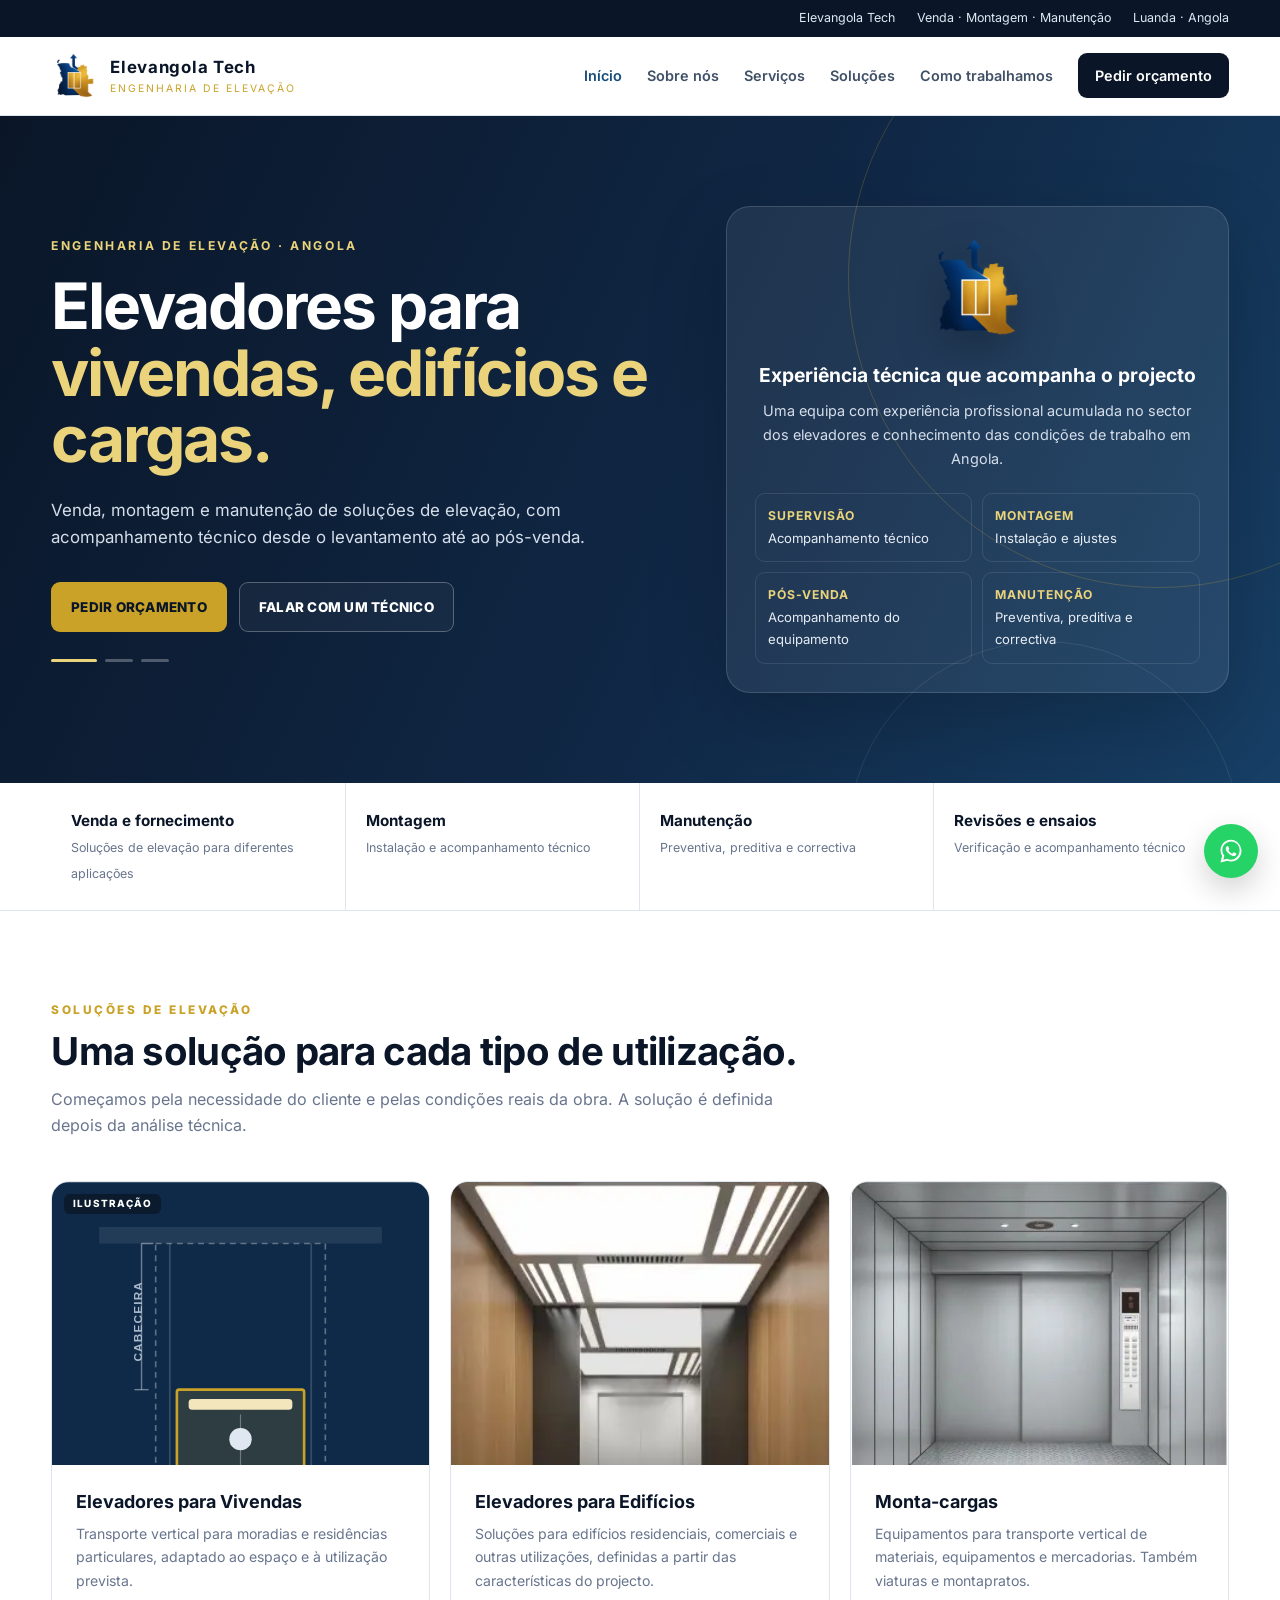
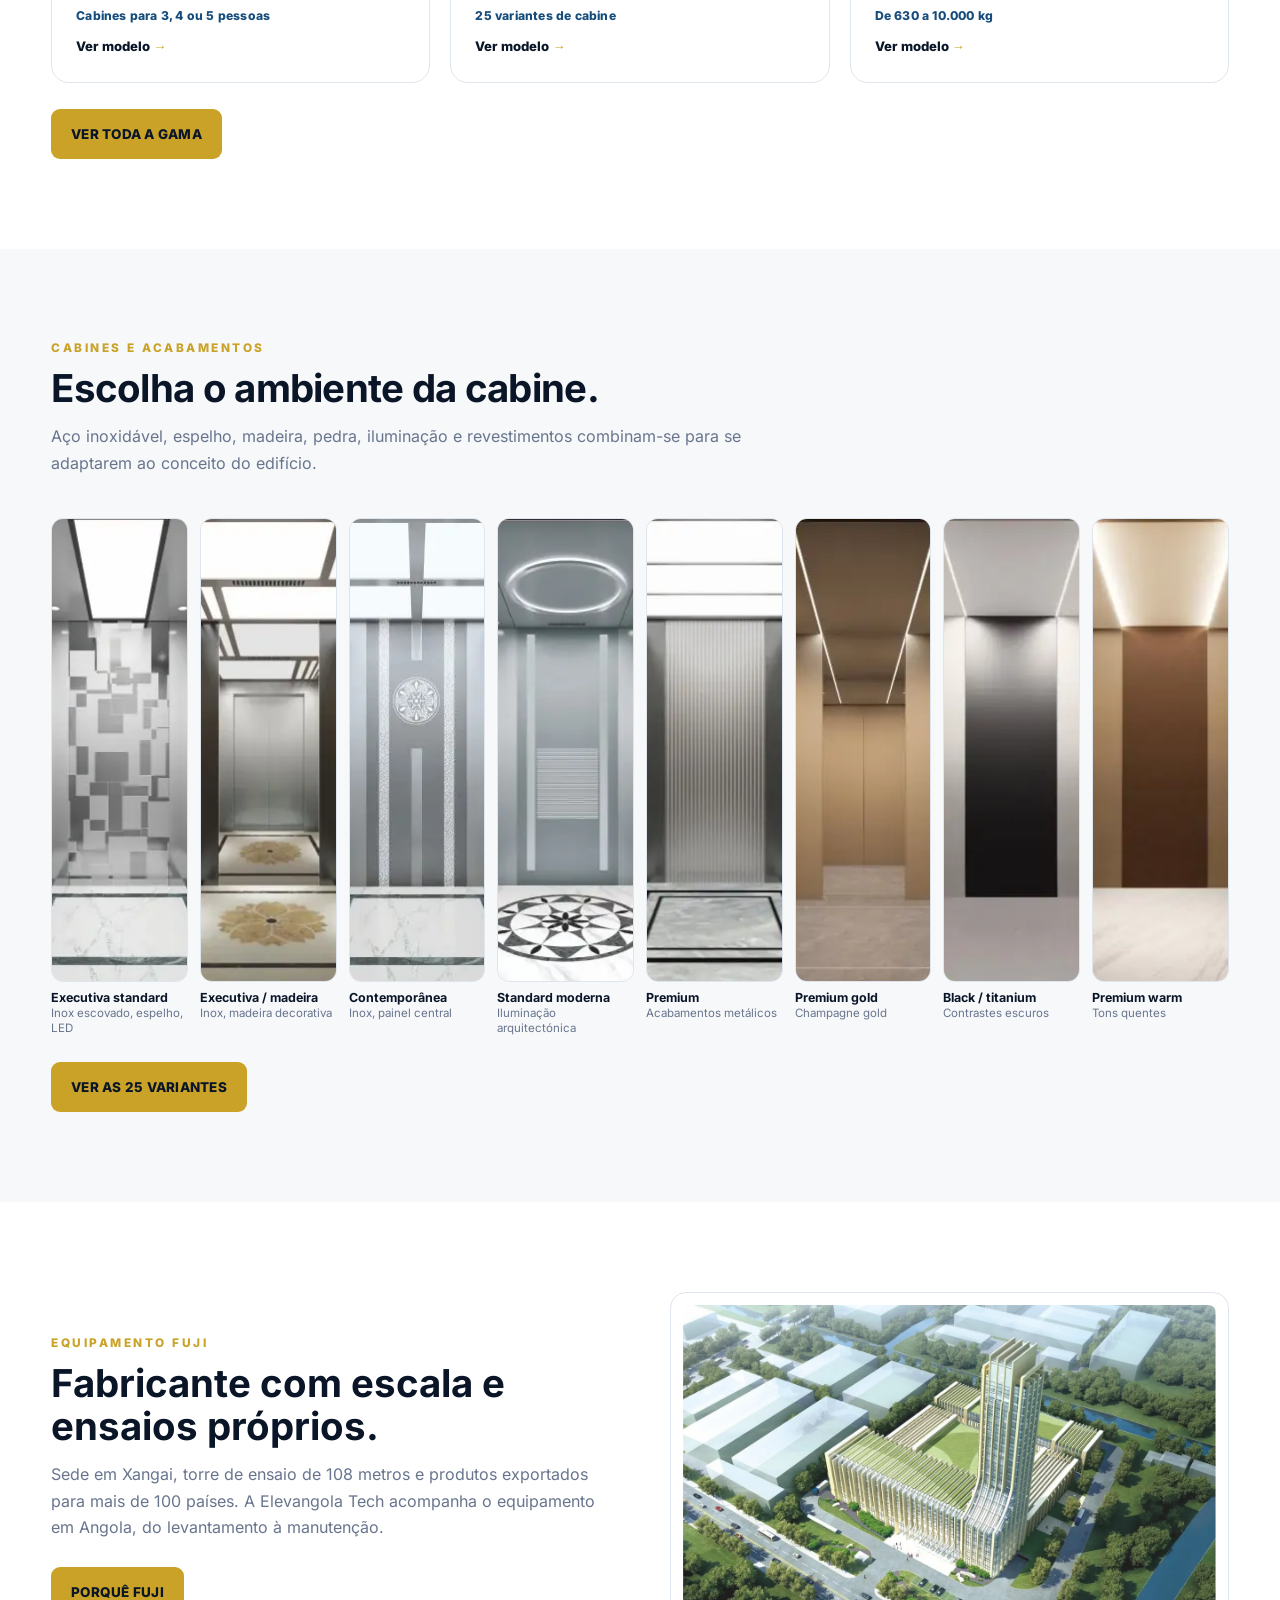
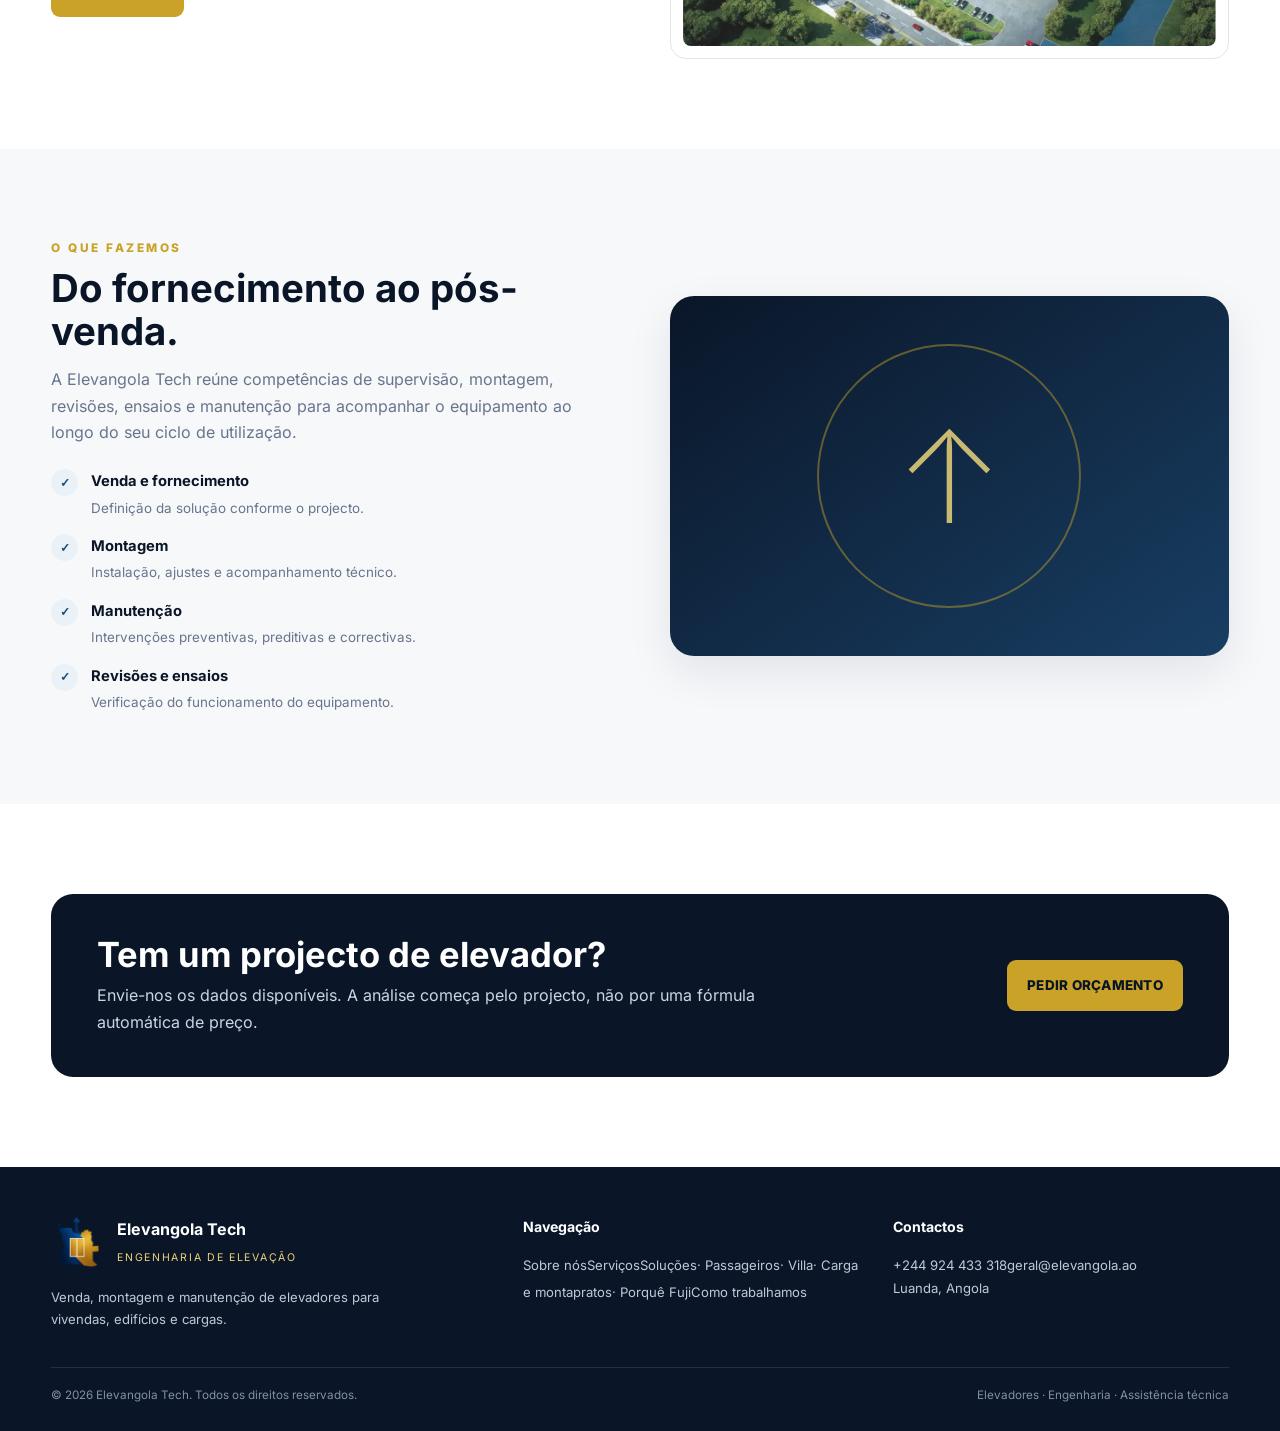
<file: index.html>
<!doctype html><html lang="pt-AO"><head><meta charset="utf-8"><meta name="viewport" content="width=device-width,initial-scale=1"><title>Elevangola Tech | Elevadores em Angola</title><meta name="description" content="Elevangola Tech — venda, montagem e manutenção de elevadores para vivendas, edifícios e cargas em Angola."><meta name="theme-color" content="#0a1628"><link rel="preload" href="assets/fonts/inter-var-latin.woff2" as="font" type="font/woff2" crossorigin><link rel="stylesheet" href="assets/styles.css"></head><body>
<div class="topbar"><div class="container"><span>Elevangola Tech</span><span>Venda · Montagem · Manutenção</span><span>Luanda · Angola</span></div></div>
<header><div class="container nav"><a class="logo" href="index.html"><img src="assets/logo_elevangola.png" alt="Elevangola Tech" width="48" height="47"><div><strong>Elevangola Tech</strong><span>Engenharia de Elevação</span></div></a><button class="menu-btn" onclick="toggleMenu()" aria-label="Abrir menu">☰</button><nav class="navlinks"><a class="active" href="index.html">Início</a><a href="sobre.html">Sobre nós</a><a href="servicos.html">Serviços</a><a href="solucoes.html">Soluções</a><a href="processo.html">Como trabalhamos</a><a href="contactos.html#pedido" class="nav-cta">Pedir orçamento</a></nav></div></header>
<main>
<section class="hero dynamic-slider" data-slider="hero"><div class="container hero-grid"><div class="hero-copy"><div class="slide active"><div class="eyebrow">Engenharia de elevação · Angola</div><h1>Elevadores para <em>vivendas, edifícios e cargas.</em></h1><p>Venda, montagem e manutenção de soluções de elevação, com acompanhamento técnico desde o levantamento até ao pós-venda.</p></div><div class="slide"><div class="eyebrow">Experiência de campo</div><h1>Conhecimento do sector <em>de norte a sul de Angola.</em></h1><p>A experiência da nossa equipa inclui instalações de elevadores em todas as províncias de Angola, adquirida ao longo da sua actuação profissional no sector.</p></div><div class="slide"><div class="eyebrow">Equipa técnica</div><h1>Experiência profissional <em>aplicada a cada projecto.</em></h1><p>Supervisão, montagem, revisões, ensaios e manutenção: competências técnicas reunidas para acompanhar cada fase do equipamento.</p></div><div class="actions"><a class="btn btn-gold" href="contactos.html#pedido">PEDIR ORÇAMENTO</a><a class="btn btn-outline" href="https://wa.me/244924433318?text=Ol%C3%A1%21%20Gostaria%20de%20falar%20com%20a%20Elevangola%20Tech%20sobre%20um%20projecto%20de%20elevador." target="_blank" rel="noopener">FALAR COM UM TÉCNICO</a></div><div class="slider-dots" aria-label="Navegação do banner"><button class="active" aria-label="Banner 1"></button><button aria-label="Banner 2"></button><button aria-label="Banner 3"></button></div></div><div class="hero-card"><img class="mini-logo" src="assets/logo_elevangola.png" alt="Logótipo oficial Elevangola Tech"><h3>Experiência técnica que acompanha o projecto</h3><p>Uma equipa com experiência profissional acumulada no sector dos elevadores e conhecimento das condições de trabalho em Angola.</p><div class="hero-points"><div><b>Supervisão</b>Acompanhamento técnico</div><div><b>Montagem</b>Instalação e ajustes</div><div><b>Pós-venda</b>Acompanhamento do equipamento</div><div><b>Manutenção</b>Preventiva, preditiva e correctiva</div></div></div></div></section>
<div class="trust"><div class="container trust-grid"><div class="trust-item"><strong>Venda e fornecimento</strong><span>Soluções de elevação para diferentes aplicações</span></div><div class="trust-item"><strong>Montagem</strong><span>Instalação e acompanhamento técnico</span></div><div class="trust-item"><strong>Manutenção</strong><span>Preventiva, preditiva e correctiva</span></div><div class="trust-item"><strong>Revisões e ensaios</strong><span>Verificação e acompanhamento técnico</span></div></div></div>
<section><div class="container"><div class="section-head"><div class="kicker">Soluções de elevação</div><h2>Uma solução para cada tipo de utilização.</h2><p>Começamos pela necessidade do cliente e pelas condições reais da obra. A solução é definida depois da análise técnica.</p></div>
<div class="pcards">
<a class="pcard" href="villa.html"><div class="pi "><span class="illustag">Ilustração</span><img src="assets/img/villa-illustracao.svg" width="320" height="440" alt="Ilustração do interior de um elevador villa, com figura humana para escala" loading="lazy"></div><div class="pb"><h3>Elevadores para Vivendas</h3><p>Transporte vertical para moradias e residências particulares, adaptado ao espaço e à utilização prevista.</p><div class="meta">Cabines para 3, 4 ou 5 pessoas</div><div class="go">Ver modelo</div></div></a>
<a class="pcard" href="passageiros.html"><div class="pi "><img src="assets/img/cab-kt-2107.webp" width="314" height="464" alt="Elevador de passageiros para edifícios" loading="lazy" decoding="async" ></div><div class="pb"><h3>Elevadores para Edifícios</h3><p>Soluções para edifícios residenciais, comerciais e outras utilizações, definidas a partir das características do projecto.</p><div class="meta">25 variantes de cabine</div><div class="go">Ver modelo</div></div></a>
<a class="pcard" href="carga.html"><div class="pi "><img src="assets/img/freight-cab-h01.webp" width="394" height="352" alt="Elevador de carga" loading="lazy" decoding="async" ></div><div class="pb"><h3>Monta-cargas</h3><p>Equipamentos para transporte vertical de materiais, equipamentos e mercadorias. Também viaturas e montapratos.</p><div class="meta">De 630 a 10.000 kg</div><div class="go">Ver modelo</div></div></a>
</div><p class="mt"><a class="btn btn-gold" href="solucoes.html">VER TODA A GAMA</a></p></div></section>
<section class="soft"><div class="container"><div class="section-head"><div class="kicker">Cabines e acabamentos</div><h2>Escolha o ambiente da cabine.</h2><p>Aço inoxidável, espelho, madeira, pedra, iluminação e revestimentos combinam-se para se adaptarem ao conceito do edifício.</p></div><div class="cabstrip"><a href="passageiros.html#cabines"><img src="assets/img/cab-kt-2106.webp" width="314" height="464" alt="Cabine Executiva standard" loading="lazy" decoding="async" ><b>Executiva standard</b><span>Inox escovado, espelho, LED</span></a><a href="passageiros.html#cabines"><img src="assets/img/cab-kt-2107.webp" width="314" height="464" alt="Cabine Executiva / madeira" loading="lazy" decoding="async" ><b>Executiva / madeira</b><span>Inox, madeira decorativa</span></a><a href="passageiros.html#cabines"><img src="assets/img/cab-jx12-4.webp" width="314" height="464" alt="Cabine Contemporânea" loading="lazy" decoding="async" ><b>Contemporânea</b><span>Inox, painel central</span></a><a href="passageiros.html#cabines"><img src="assets/img/cab-jx12-11.webp" width="314" height="464" alt="Cabine Standard moderna" loading="lazy" decoding="async" ><b>Standard moderna</b><span>Iluminação arquitectónica</span></a><a href="passageiros.html#cabines"><img src="assets/img/cab-kt-2108.webp" width="314" height="464" alt="Cabine Premium" loading="lazy" decoding="async" ><b>Premium</b><span>Acabamentos metálicos</span></a><a href="passageiros.html#cabines"><img src="assets/img/cab-c52z09.webp" width="314" height="464" alt="Cabine Premium gold" loading="lazy" decoding="async" ><b>Premium gold</b><span>Champagne gold</span></a><a href="passageiros.html#cabines"><img src="assets/img/cab-c52z12.webp" width="314" height="464" alt="Cabine Black / titanium" loading="lazy" decoding="async" ><b>Black / titanium</b><span>Contrastes escuros</span></a><a href="passageiros.html#cabines"><img src="assets/img/cab-c52z13.webp" width="314" height="464" alt="Cabine Premium warm" loading="lazy" decoding="async" ><b>Premium warm</b><span>Tons quentes</span></a></div><p class="mt"><a class="btn btn-gold" href="passageiros.html#cabines">VER AS 25 VARIANTES</a></p></div></section>
<section><div class="container split"><div><div class="kicker">Equipamento Fuji</div><h2 style="font-size:clamp(1.9rem,3vw,2.7rem);line-height:1.12;color:var(--navy);margin:9px 0 13px">Fabricante com escala e ensaios próprios.</h2><p style="color:var(--muted)">Sede em Xangai, torre de ensaio de 108 metros e produtos exportados para mais de 100 países. A Elevangola Tech acompanha o equipamento em Angola, do levantamento à manutenção.</p><p class="mt"><a class="btn btn-gold" href="fuji.html">PORQUÊ FUJI</a></p></div><figure class="figbox"><img src="assets/img/brand-hq.webp" width="1200" height="768" alt="Sede da Shanghai Fuji Elevator, Xangai" loading="lazy" decoding="async" ></figure></div></section>
<section class="soft"><div class="container split"><div><div class="kicker">O que fazemos</div><h2 style="font-size:clamp(1.9rem,3vw,2.7rem);line-height:1.12;color:var(--navy);margin:9px 0 13px">Do fornecimento ao pós-venda.</h2><p style="color:var(--muted)">A Elevangola Tech reúne competências de supervisão, montagem, revisões, ensaios e manutenção para acompanhar o equipamento ao longo do seu ciclo de utilização.</p><div class="checklist"><div class="check"><div class="check-mark">✓</div><div><strong>Venda e fornecimento</strong><span>Definição da solução conforme o projecto.</span></div></div><div class="check"><div class="check-mark">✓</div><div><strong>Montagem</strong><span>Instalação, ajustes e acompanhamento técnico.</span></div></div><div class="check"><div class="check-mark">✓</div><div><strong>Manutenção</strong><span>Intervenções preventivas, preditivas e correctivas.</span></div></div><div class="check"><div class="check-mark">✓</div><div><strong>Revisões e ensaios</strong><span>Verificação do funcionamento do equipamento.</span></div></div></div></div><div class="visual" aria-label="Elemento gráfico de elevação"></div></div></section>
<section><div class="container"><div class="band"><div><h2>Tem um projecto de elevador?</h2><p>Envie-nos os dados disponíveis. A análise começa pelo projecto, não por uma fórmula automática de preço.</p></div><a class="btn btn-gold" href="contactos.html#pedido">PEDIR ORÇAMENTO</a></div></div></section>
</main>
<footer><div class="container footer-grid"><div><div class="footer-brand"><img src="assets/logo_elevangola.png" alt="Elevangola Tech" width="48" height="47"><div><strong>Elevangola Tech</strong><span>Engenharia de Elevação</span></div></div><p style="margin-top:18px;max-width:390px">Venda, montagem e manutenção de elevadores para vivendas, edifícios e cargas.</p></div><div><h4>Navegação</h4><a href="sobre.html">Sobre nós</a><a href="servicos.html">Serviços</a><a href="solucoes.html">Soluções</a><a href="passageiros.html">· Passageiros</a><a href="villa.html">· Villa</a><a href="carga.html">· Carga e montapratos</a><a href="fuji.html">· Porquê Fuji</a><a href="processo.html">Como trabalhamos</a></div><div><h4>Contactos</h4><a href="https://wa.me/244924433318?text=Ol%C3%A1%21%20Gostaria%20de%20pedir%20um%20or%C3%A7amento%20%C3%A0%20Elevangola%20Tech." target="_blank">+244 924 433 318</a><a href="mailto:geral@elevangola.ao">geral@elevangola.ao</a><p>Luanda, Angola</p></div></div><div class="container footer-bottom"><span>© 2026 Elevangola Tech. Todos os direitos reservados.</span><span>Elevadores · Engenharia · Assistência técnica</span></div></footer><a class="whatsapp" href="https://wa.me/244924433318?text=Ol%C3%A1%21%20Gostaria%20de%20pedir%20um%20or%C3%A7amento%20%C3%A0%20Elevangola%20Tech." target="_blank" rel="noopener" aria-label="WhatsApp"><svg viewBox="0 0 32 32" aria-hidden="true"><path d="M16.04 3C9.4 3 4 8.4 4 15.02c0 2.36.69 4.55 1.87 6.41L4 29l7.75-1.83a12 12 0 0 0 4.29.79C22.68 27.96 28 22.6 28 16 28 9.4 22.68 3 16.04 3zm0 22.9c-1.36 0-2.7-.3-3.9-.9l-.28-.14-4.6 1.1 1.12-4.48-.18-.3A9.9 9.9 0 0 1 6.1 15c0-5.45 4.46-9.9 9.94-9.9 5.5 0 9.86 4.45 9.86 9.9 0 5.5-4.36 10.9-9.86 10.9zm5.4-7.4c-.3-.15-1.75-.86-2.02-.96-.27-.1-.47-.15-.67.15-.2.3-.77.96-.94 1.16-.17.2-.35.22-.65.07-.3-.15-1.25-.46-2.38-1.47-.88-.79-1.47-1.75-1.64-2.05-.17-.3-.02-.46.13-.6.13-.13.3-.35.45-.52.15-.17.2-.3.3-.5.1-.2.05-.37-.02-.52-.08-.15-.67-1.6-.92-2.2-.24-.58-.48-.5-.67-.5h-.57c-.2 0-.52.07-.8.37-.27.3-1.04 1.02-1.04 2.48s1.07 2.88 1.22 3.08c.15.2 2.1 3.2 5.08 4.49.71.3 1.26.49 1.7.63.71.23 1.36.2 1.87.12.57-.08 1.75-.72 2-1.4.25-.7.25-1.3.17-1.42-.07-.13-.27-.2-.57-.35z"/></svg></a><script src="assets/app.js"></script></body></html>
</file>
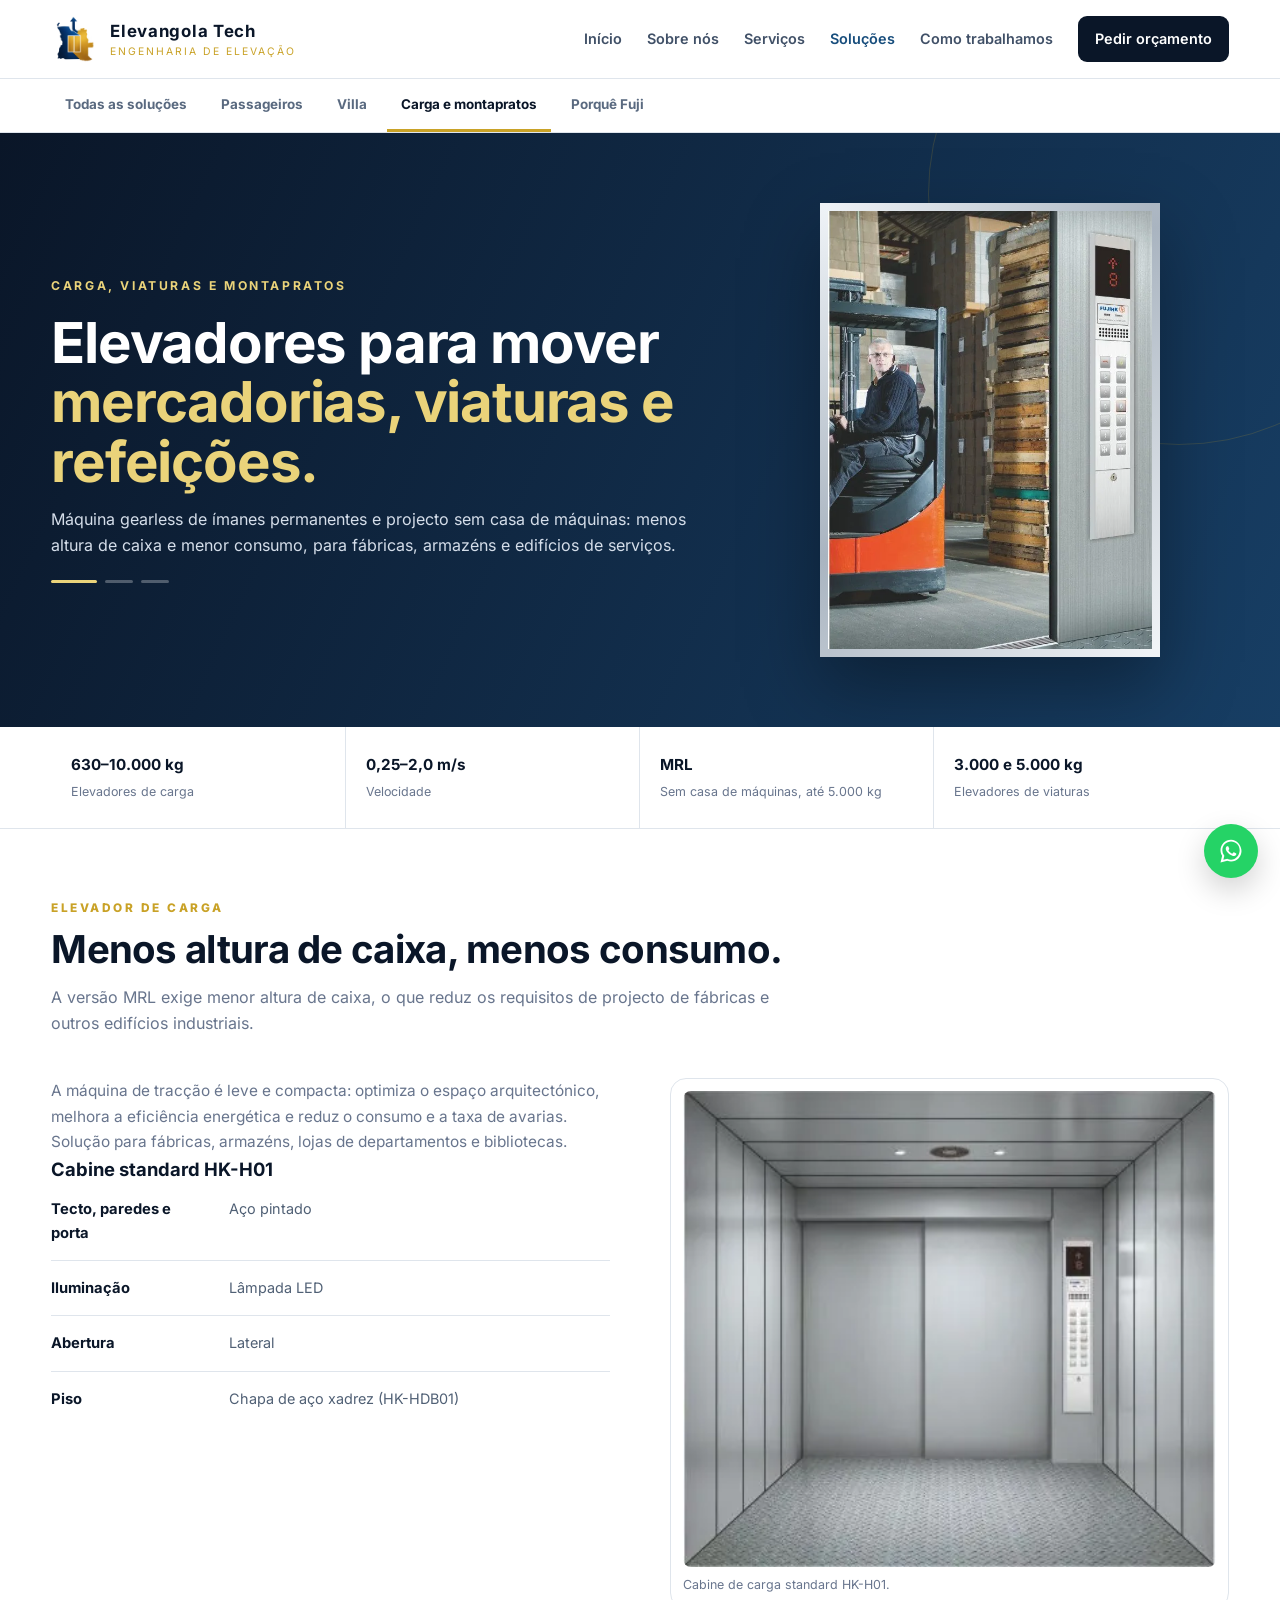
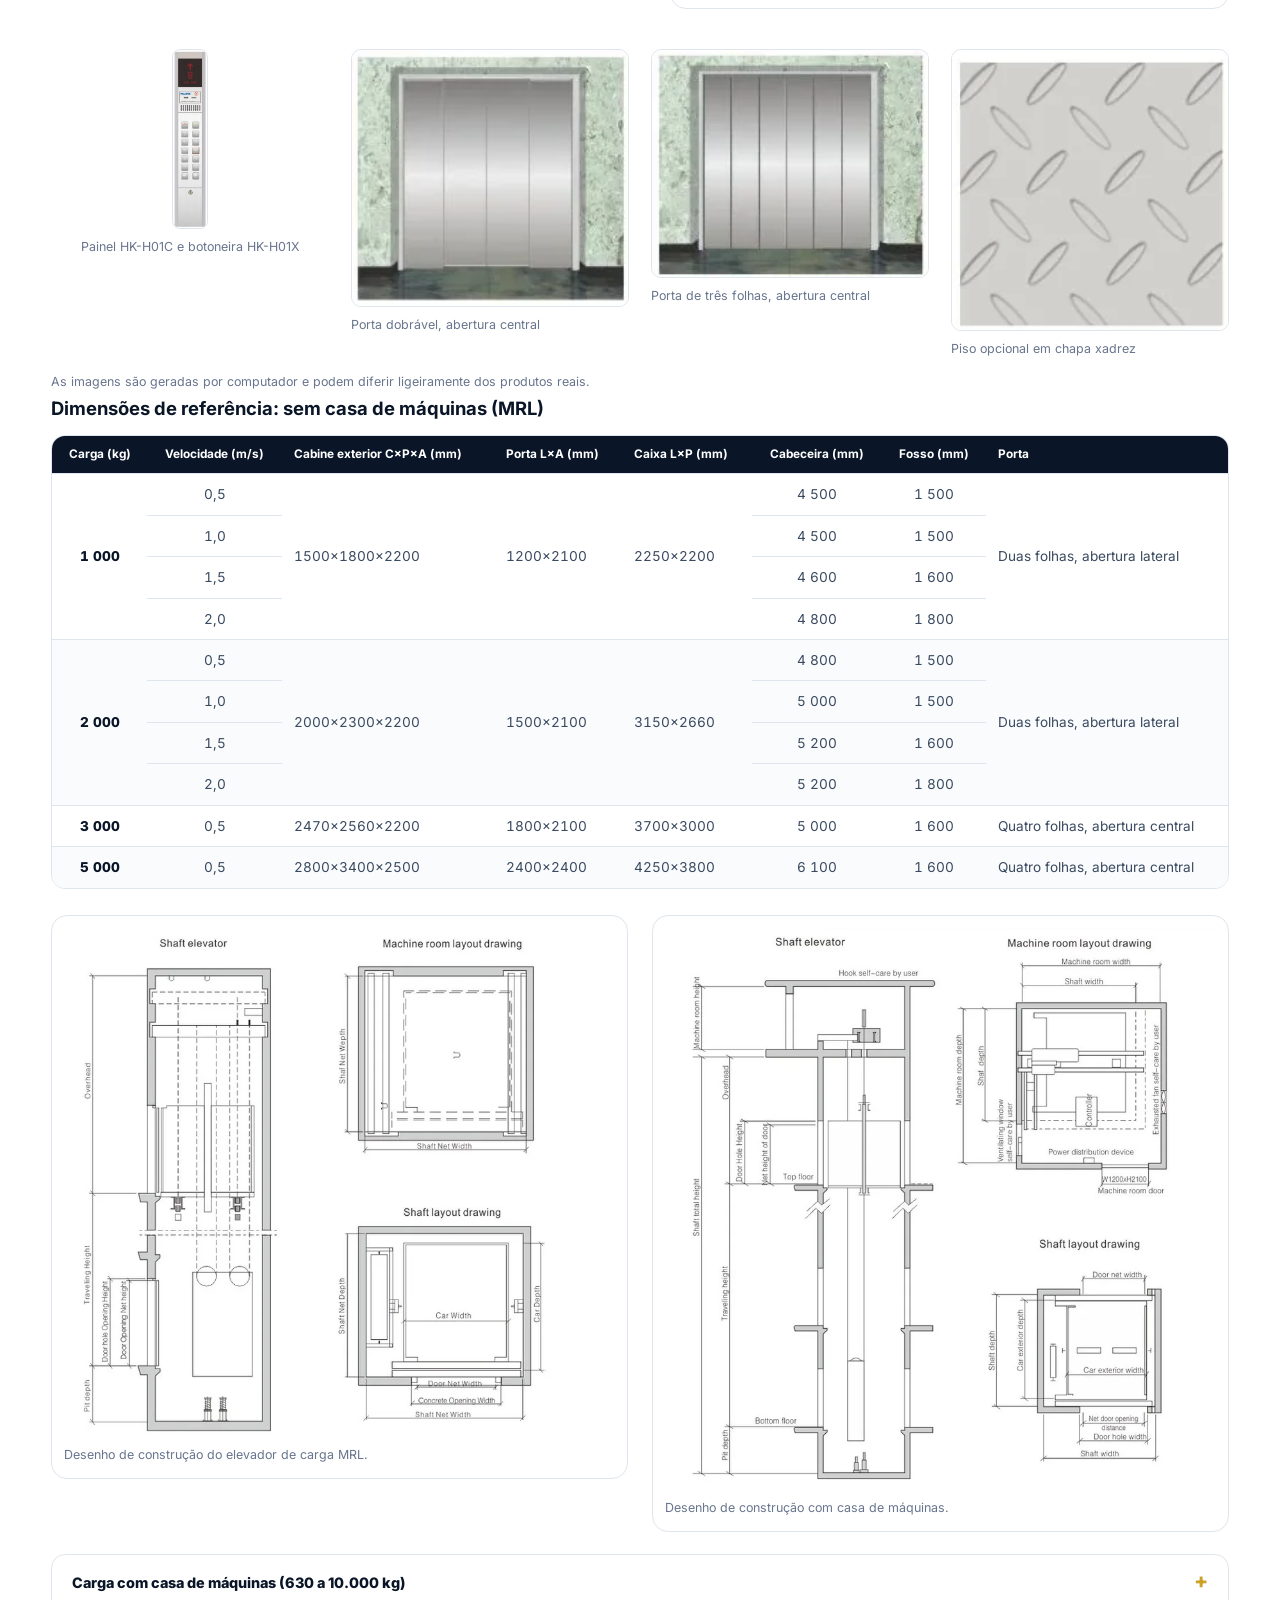
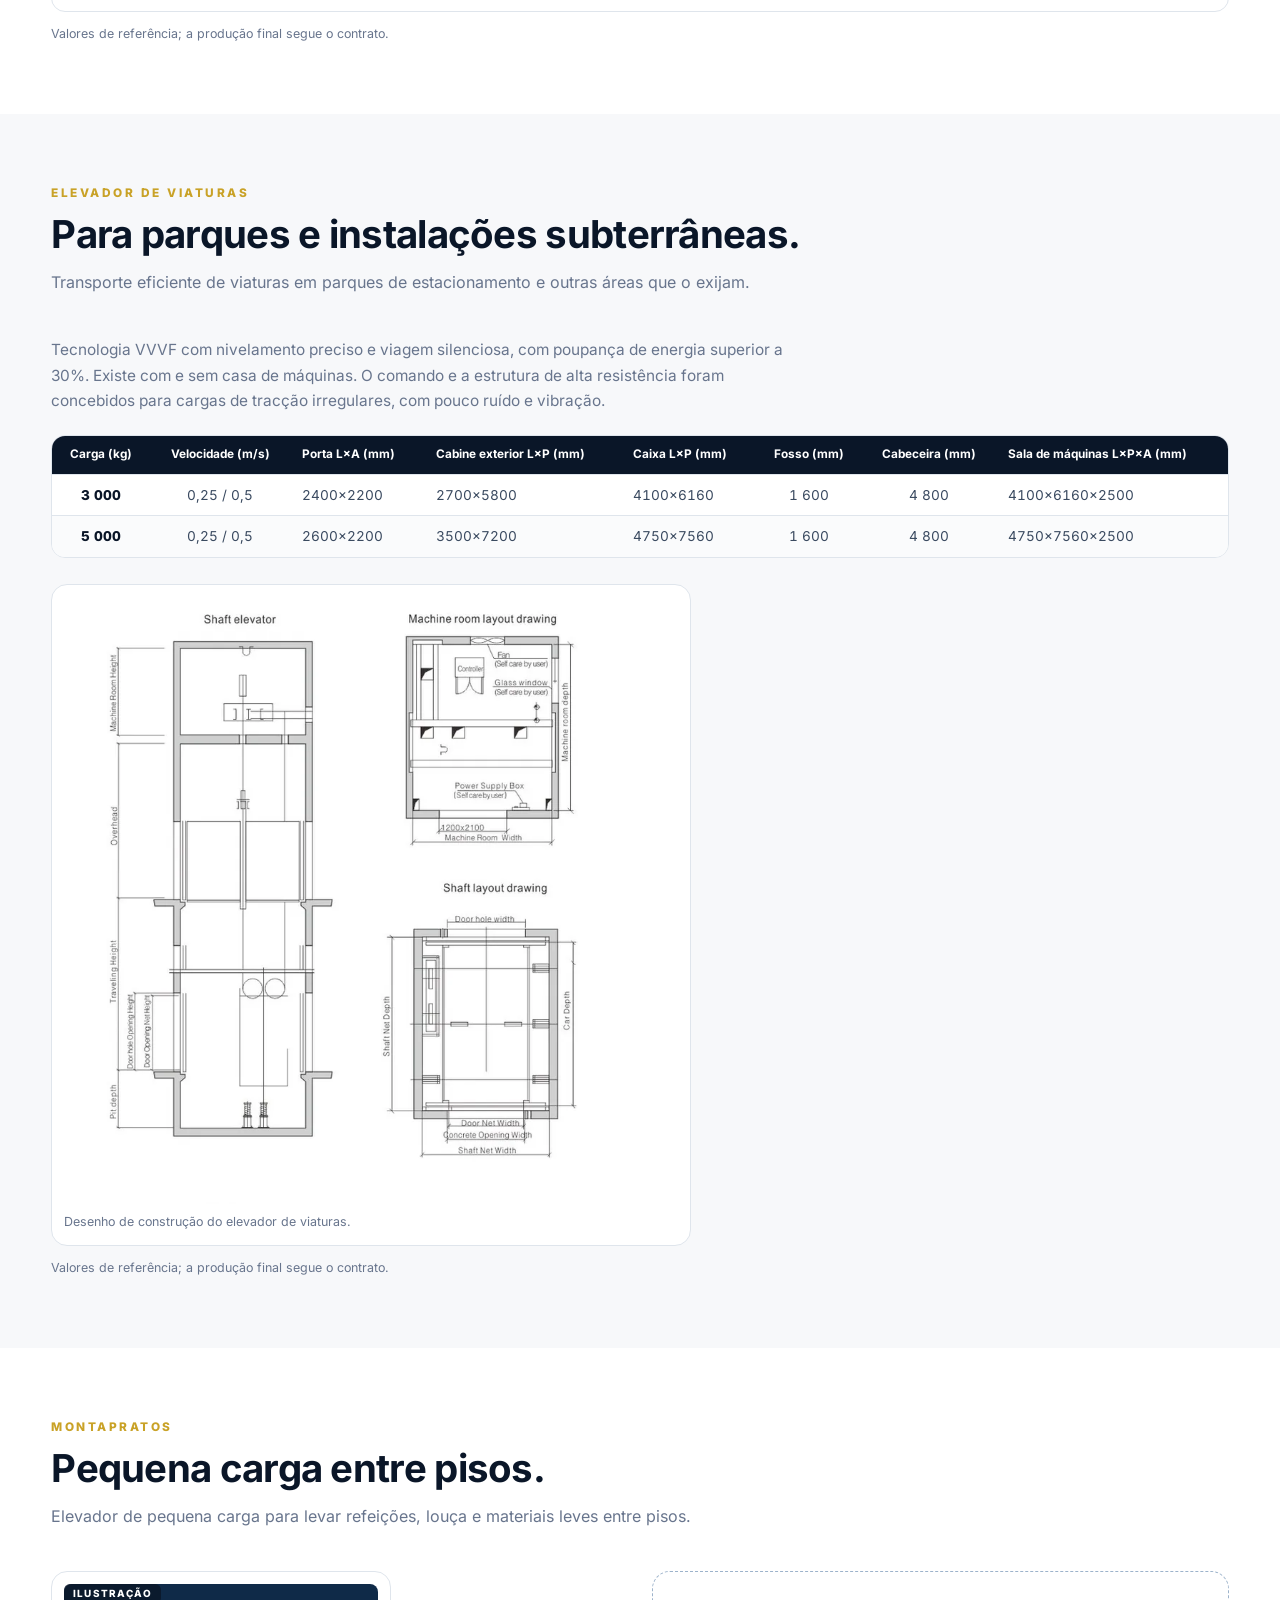
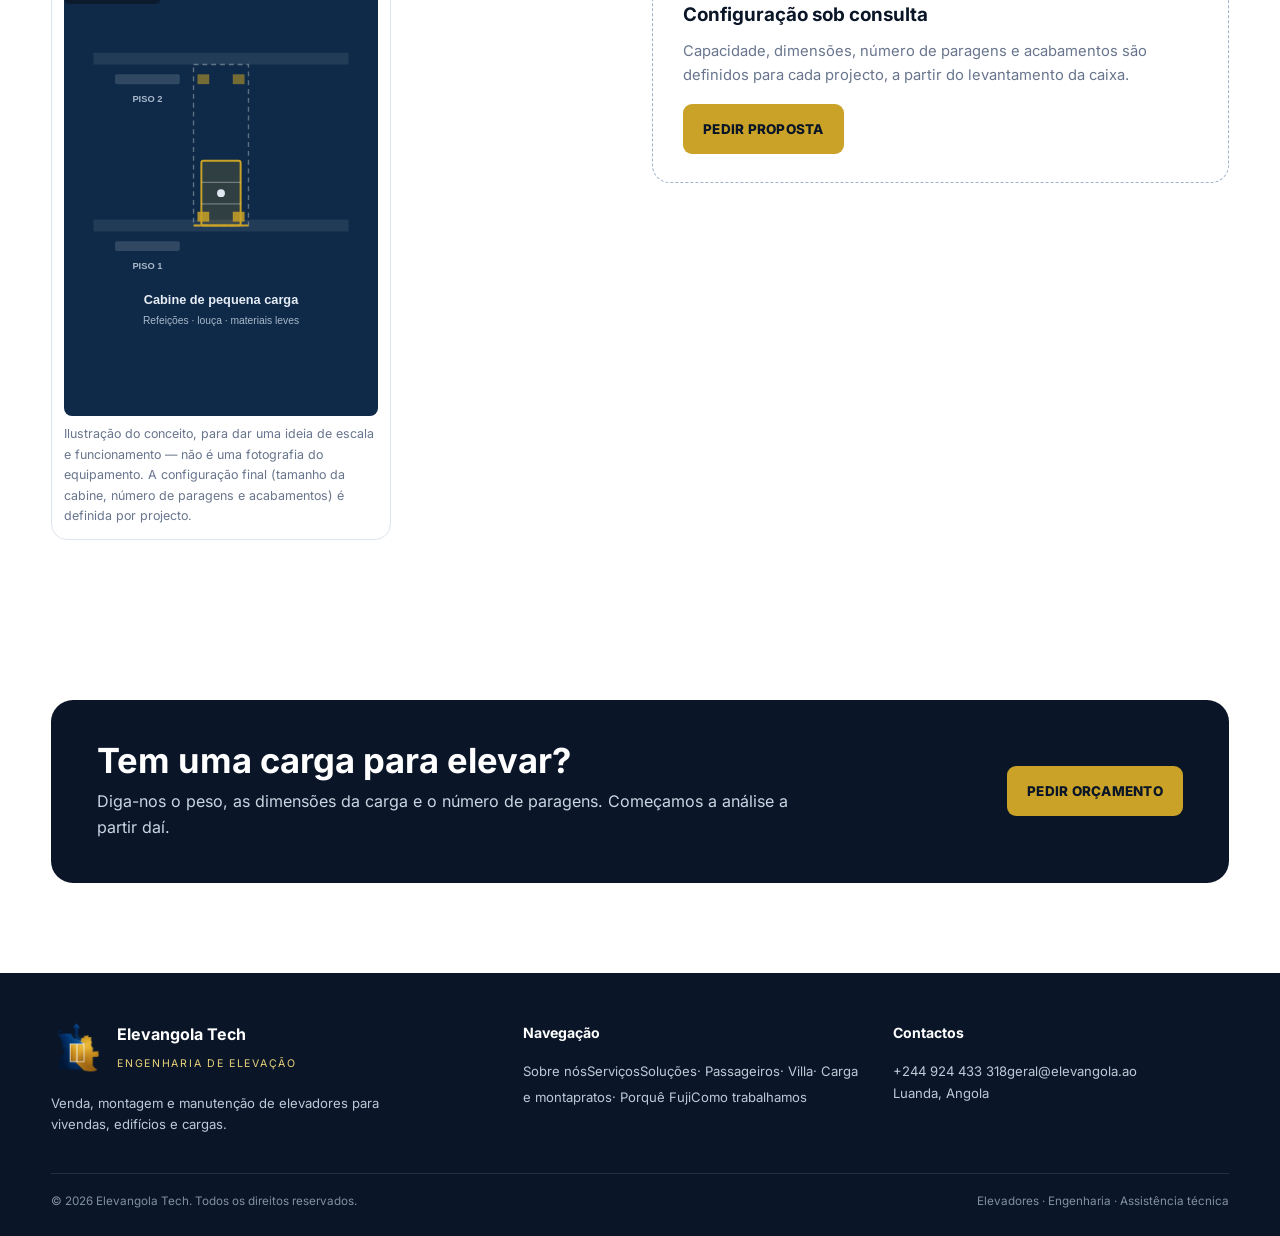
<file: carga.html>
<!doctype html><html lang="pt-PT"><head><meta charset="utf-8"><meta name="viewport" content="width=device-width,initial-scale=1"><title>Carga, viaturas e montapratos | Elevangola Tech</title><meta name="description" content="Elevadores de carga, elevadores de viaturas e montapratos Fuji HK: sem casa de máquinas, de 630 a 10.000 kg."><meta name="theme-color" content="#0a1628"><link rel="preload" href="assets/fonts/inter-var-latin.woff2" as="font" type="font/woff2" crossorigin><link rel="preload" as="image" href="assets/img/freight-forklift.webp"><link rel="stylesheet" href="assets/styles.css"></head><body><svg width="0" height="0" style="position:absolute" aria-hidden="true"><symbol id="i-heart" viewBox="0 0 24 24"><path d="M12 21s-7.5-4.6-9.6-9.2C.9 8.4 2.7 4.5 6.3 4.5c2 0 3.5 1 4.5 2.4h2.4c1-1.4 2.5-2.4 4.5-2.4 3.6 0 5.4 3.9 3.9 7.3C19.5 16.4 12 21 12 21z" stroke-linejoin="round"/></symbol></svg><header><div class="container nav"><a class="logo" href="index.html"><img src="assets/logo_elevangola.png" alt="Elevangola Tech" width="48" height="47"><div><strong>Elevangola Tech</strong><span>Engenharia de Elevação</span></div></a><button class="menu-btn" onclick="toggleMenu()" aria-label="Abrir menu">☰</button><nav class="navlinks"><a href="index.html">Início</a><a href="sobre.html">Sobre nós</a><a href="servicos.html">Serviços</a><a class="active" href="solucoes.html">Soluções</a><a href="processo.html">Como trabalhamos</a><a href="contactos.html" class="nav-cta">Pedir orçamento</a></nav></div></header><nav class="solnav" aria-label="Soluções"><div class="container"><a href="solucoes.html" class="">Todas as soluções</a><a href="passageiros.html" class="">Passageiros</a><a href="villa.html" class="">Villa</a><a href="carga.html" class="on">Carga e montapratos</a><a href="fuji.html" class="">Porquê Fuji</a></div></nav><section class="page-hero media dynamic-slider" data-slider="page"><div class="container ph-grid"><div><div class="slide active"><div class="eyebrow">Carga, viaturas e montapratos</div><h1>Elevadores para mover <em>mercadorias, viaturas e refeições.</em></h1><p>Máquina gearless de ímanes permanentes e projecto sem casa de máquinas: menos altura de caixa e menor consumo, para fábricas, armazéns e edifícios de serviços.</p></div><div class="slide"><div class="eyebrow">Experiência técnica</div><h1>Conhecimento de campo <em>aplicado ao seu projecto.</em></h1><p>A nossa equipa reúne experiência profissional em montagem, pós-venda, revisões, ensaios e manutenção de elevadores.</p></div><div class="slide"><div class="eyebrow">Elevangola Tech</div><h1>Engenharia de elevação com <em>presença em Angola.</em></h1><p>A experiência profissional da nossa equipa inclui instalações de elevadores em todas as províncias de Angola.</p></div><div class="slider-dots"><button class="active" aria-label="Banner 1"></button><button aria-label="Banner 2"></button><button aria-label="Banner 3"></button></div></div><div class="ph-media "><div class="doorframe "><img src="assets/img/freight-forklift.webp" width="602" height="890" alt="Elevador de carga Fuji HK com empilhador" fetchpriority="high" ><i class="door l"></i><i class="door r"></i></div></div></div><button type="button" class="scrollcue" aria-label="Continuar a ler, role para baixo"><span>Role para baixo</span><svg viewBox="0 0 24 24" aria-hidden="true"><path d="M6 9l6 6 6-6"/></svg></button></section>
<div class="trust"><div class="container trust-grid"><div class="trust-item"><strong>630–10.000 kg</strong><span>Elevadores de carga</span></div><div class="trust-item"><strong>0,25–2,0 m/s</strong><span>Velocidade</span></div><div class="trust-item"><strong>MRL</strong><span>Sem casa de máquinas, até 5.000 kg</span></div><div class="trust-item"><strong>3.000 e 5.000 kg</strong><span>Elevadores de viaturas</span></div></div></div>
<section class="sec-tight" id="carga"><div class="container"><div class="section-head"><div class="kicker">Elevador de carga</div><h2>Menos altura de caixa, menos consumo.</h2><p>A versão MRL exige menor altura de caixa, o que reduz os requisitos de projecto de fábricas e outros edifícios industriais.</p></div>
<div class="split" style="align-items:start"><div><p class="lead" style="font-size:.96rem">A máquina de tracção é leve e compacta: optimiza o espaço arquitectónico, melhora a eficiência energética e reduz o consumo e a taxa de avarias. Solução para fábricas, armazéns, lojas de departamentos e bibliotecas.</p>
<h3 class="sub mt">Cabine standard HK-H01</h3><ul class="rows"><li><b>Tecto, paredes e porta</b><span>Aço pintado</span></li><li><b>Iluminação</b><span>Lâmpada LED</span></li><li><b>Abertura</b><span>Lateral</span></li><li><b>Piso</b><span>Chapa de aço xadrez (HK-HDB01)</span></li></ul></div>
<figure class="figbox"><img src="assets/img/freight-cab-h01.webp" width="394" height="352" alt="Cabine de carga HK-H01" loading="lazy" decoding="async" ><figcaption>Cabine de carga standard HK-H01.</figcaption></figure></div>
<div class="three mt2" style="grid-template-columns:repeat(4,1fr)"><figure><img src="assets/img/freight-cop.webp" width="110" height="573" alt="Painel HK-H01C" loading="lazy" decoding="async" style="height:180px;width:auto;margin:auto;border-radius:8px;border:1px solid var(--line)"><figcaption style="text-align:center">Painel HK-H01C e botoneira HK-H01X</figcaption></figure><figure><img src="assets/img/freight-door2.webp" width="194" height="180" alt="Porta de patamar dobrável" loading="lazy" decoding="async" style="width:100%;height:auto;border-radius:10px;border:1px solid var(--line)"><figcaption>Porta dobrável, abertura central</figcaption></figure><figure><img src="assets/img/freight-door3.webp" width="194" height="160" alt="Porta de três folhas" loading="lazy" decoding="async" style="width:100%;height:auto;border-radius:10px;border:1px solid var(--line)"><figcaption>Porta de três folhas, abertura central</figcaption></figure><figure><img src="assets/img/freight-floor.webp" width="240" height="244" alt="Piso xadrez" loading="lazy" decoding="async" style="width:100%;height:auto;border-radius:10px;border:1px solid var(--line)"><figcaption>Piso opcional em chapa xadrez</figcaption></figure></div>
<p class="note">As imagens são geradas por computador e podem diferir ligeiramente dos produtos reais.</p>
<h3 class="sub mt2">Dimensões de referência: sem casa de máquinas (MRL)</h3><div class="tblwrap"><table class="tbl"><thead><tr><th class="c">Carga (kg)</th><th class="c">Velocidade (m/s)</th><th class="">Cabine exterior C×P×A (mm)</th><th class="">Porta L×A (mm)</th><th class="">Caixa L×P (mm)</th><th class="c">Cabeceira (mm)</th><th class="c">Fosso (mm)</th><th class="">Porta</th></tr></thead><tbody><tr class=""><td class="c tnum" rowspan="4">1 000</td><td class="c">0,5</td><td rowspan="4">1500×1800×2200</td><td rowspan="4">1200×2100</td><td rowspan="4">2250×2200</td><td class="c">4 500</td><td class="c">1 500</td><td rowspan="4">Duas folhas, abertura lateral</td></tr><tr class=""><td class="c">1,0</td><td class="c">4 500</td><td class="c">1 500</td></tr><tr class=""><td class="c">1,5</td><td class="c">4 600</td><td class="c">1 600</td></tr><tr class=""><td class="c">2,0</td><td class="c">4 800</td><td class="c">1 800</td></tr><tr class="alt"><td class="c tnum" rowspan="4">2 000</td><td class="c">0,5</td><td rowspan="4">2000×2300×2200</td><td rowspan="4">1500×2100</td><td rowspan="4">3150×2660</td><td class="c">4 800</td><td class="c">1 500</td><td rowspan="4">Duas folhas, abertura lateral</td></tr><tr class="alt"><td class="c">1,0</td><td class="c">5 000</td><td class="c">1 500</td></tr><tr class="alt"><td class="c">1,5</td><td class="c">5 200</td><td class="c">1 600</td></tr><tr class="alt"><td class="c">2,0</td><td class="c">5 200</td><td class="c">1 800</td></tr><tr class=""><td class="c tnum" rowspan="1">3 000</td><td class="c">0,5</td><td rowspan="1">2470×2560×2200</td><td rowspan="1">1800×2100</td><td rowspan="1">3700×3000</td><td class="c">5 000</td><td class="c">1 600</td><td rowspan="1">Quatro folhas, abertura central</td></tr><tr class="alt"><td class="c tnum" rowspan="1">5 000</td><td class="c">0,5</td><td rowspan="1">2800×3400×2500</td><td rowspan="1">2400×2400</td><td rowspan="1">4250×3800</td><td class="c">6 100</td><td class="c">1 600</td><td rowspan="1">Quatro folhas, abertura central</td></tr></tbody></table></div>
<div class="two mt" style="align-items:start"><figure class="figbox"><img src="assets/img/dwg-mrlfreight.webp" width="860" height="796" alt="Desenho de construção de carga MRL" loading="lazy" decoding="async" ><figcaption>Desenho de construção do elevador de carga MRL.</figcaption></figure><figure class="figbox"><img src="assets/img/dwg-freight.webp" width="860" height="879" alt="Desenho de construção de carga" loading="lazy" decoding="async" ><figcaption>Desenho de construção com casa de máquinas.</figcaption></figure></div>
<details class="more"><summary>Carga com casa de máquinas (630 a 10.000 kg)</summary><div class="in"><div class="tblwrap"><table class="tbl"><thead><tr><th class="c">Carga (kg)</th><th class="c">Velocidade (m/s)</th><th class="">Cabine exterior C×P×A (mm)</th><th class="">Porta L×A (mm)</th><th class="">Caixa L×P (mm)</th><th class="c">Cabeceira (mm)</th><th class="c">Fosso (mm)</th><th class="">Sala de máquinas L×P / altura (mm)</th><th class="">Porta</th></tr></thead><tbody><tr class=""><td class="c tnum">630</td><td class="c">0,5</td><td>1200×1500×2200</td><td>1100×2100</td><td>2100×1860</td><td class="c">4 200</td><td class="c">1 500</td><td>2500×3000 / 2 200</td><td>Duas folhas, lateral</td></tr><tr class="alt"><td class="c tnum">1 000</td><td class="c">0,5</td><td>1500×1800×2200</td><td>1200×2100</td><td>2250×2160</td><td class="c">4 200</td><td class="c">1 500</td><td>3000×3000 / 2 200</td><td>Duas folhas, lateral</td></tr><tr class=""><td class="c tnum">2 000</td><td class="c">0,5</td><td>1570×2900×2200</td><td>1500×2100</td><td>2700×3260</td><td class="c">4 200</td><td class="c">1 500</td><td>3500×3000 / 2 500</td><td>Duas folhas, lateral</td></tr><tr class="alt"><td class="c tnum">2 000</td><td class="c">1,0</td><td>1570×2900×2200</td><td>1500×2100</td><td>2700×3260</td><td class="c">4 500</td><td class="c">1 500</td><td>3500×3000 / 2 500</td><td>Duas folhas, lateral</td></tr><tr class=""><td class="c tnum">2 000</td><td class="c">1,5</td><td>2000×2300×2200</td><td>1500×2100</td><td>2850×2660</td><td class="c">4 500</td><td class="c">1 600</td><td>3500×3000 / 2 500</td><td>Quatro folhas, central</td></tr><tr class="alt"><td class="c tnum">2 000</td><td class="c">2,0</td><td>2000×2300×2200</td><td>1500×2100</td><td>2850×2660</td><td class="c">4 800</td><td class="c">1 800</td><td>3500×3000 / 2 500</td><td>Quatro folhas, central</td></tr><tr class=""><td class="c tnum">3 000</td><td class="c">0,25 / 0,5</td><td>2070×3050×2200</td><td>1800×2100</td><td>3300×3410</td><td class="c">4 500</td><td class="c">1 500</td><td>3800×4200 / 2 500</td><td>Quatro folhas, central</td></tr><tr class="alt"><td class="c tnum">3 200</td><td class="c">1,0</td><td>2070×3100×2200</td><td>1800×2100</td><td>3300×3460</td><td class="c">4 500</td><td class="c">1 500</td><td>3800×4200 / 2 500</td><td>Quatro folhas, central</td></tr><tr class=""><td class="c tnum">5 000</td><td class="c">0,25 / 0,5</td><td>2800×3400×2500</td><td>2000×2200</td><td>4200×3800</td><td class="c">5 000</td><td class="c">1 600</td><td>4200×3800 / 2 800</td><td>Quatro folhas, central</td></tr><tr class="alt"><td class="c tnum">7 000</td><td class="c">0,25 / 0,5</td><td>3000×4200×2500</td><td>2600×2400</td><td>4500×4600</td><td class="c">5 000</td><td class="c">1 600</td><td>4500×4600 / 2 800</td><td>Quatro folhas, central</td></tr><tr class=""><td class="c tnum">10 000</td><td class="c">0,25</td><td>3070×5760×2500</td><td>2600×2400</td><td>4900×6200</td><td class="c">5 000</td><td class="c">1 600</td><td>4900×6200 / 2 800</td><td>Quatro folhas, central</td></tr></tbody></table></div></div></details>
<p class="note">Valores de referência; a produção final segue o contrato.</p></div></section>
<section class="sec-tight soft" id="viaturas"><div class="container"><div class="section-head"><div class="kicker">Elevador de viaturas</div><h2>Para parques e instalações subterrâneas.</h2><p>Transporte eficiente de viaturas em parques de estacionamento e outras áreas que o exijam.</p></div>
<p class="lead" style="font-size:.96rem;margin-bottom:22px">Tecnologia VVVF com nivelamento preciso e viagem silenciosa, com poupança de energia superior a 30%. Existe com e sem casa de máquinas. O comando e a estrutura de alta resistência foram concebidos para cargas de tracção irregulares, com pouco ruído e vibração.</p>
<div class="tblwrap"><table class="tbl"><thead><tr><th class="c">Carga (kg)</th><th class="c">Velocidade (m/s)</th><th class="">Porta L×A (mm)</th><th class="">Cabine exterior L×P (mm)</th><th class="">Caixa L×P (mm)</th><th class="c">Fosso (mm)</th><th class="c">Cabeceira (mm)</th><th class="">Sala de máquinas L×P×A (mm)</th></tr></thead><tbody><tr class=""><td class="c tnum">3 000</td><td class="c">0,25 / 0,5</td><td>2400×2200</td><td>2700×5800</td><td>4100×6160</td><td class="c">1 600</td><td class="c">4 800</td><td>4100×6160×2500</td></tr><tr class="alt"><td class="c tnum">5 000</td><td class="c">0,25 / 0,5</td><td>2600×2200</td><td>3500×7200</td><td>4750×7560</td><td class="c">1 600</td><td class="c">4 800</td><td>4750×7560×2500</td></tr></tbody></table></div><figure class="figbox mt" style="max-width:640px"><img src="assets/img/dwg-car.webp" width="860" height="851" alt="Desenho de construção do elevador de viaturas" loading="lazy" decoding="async" ><figcaption>Desenho de construção do elevador de viaturas.</figcaption></figure><p class="note">Valores de referência; a produção final segue o contrato.</p></div></section>
<section class="sec-tight" id="montapratos"><div class="container"><div class="section-head"><div class="kicker">Montapratos</div><h2>Pequena carga entre pisos.</h2><p>Elevador de pequena carga para levar refeições, louça e materiais leves entre pisos.</p></div>
<div class="two" style="align-items:start">
<figure class="figbox" style="position:relative;max-width:340px"><span class="illustag">Ilustração</span><img src="assets/img/montapratos-illustracao.svg" width="320" height="440" alt="Ilustração de um montapratos entre dois pisos" loading="lazy"><figcaption>Ilustração do conceito, para dar uma ideia de escala e funcionamento — não é uma fotografia do equipamento. A configuração final (tamanho da cabine, número de paragens e acabamentos) é definida por projecto.</figcaption></figure>
<div class="pend"><h3>Configuração sob consulta</h3><p>Capacidade, dimensões, número de paragens e acabamentos são definidos para cada projecto, a partir do levantamento da caixa.</p><a class="btn btn-gold" href="contactos.html?tipo=carga&msg=Ol%C3%A1!%20Gostaria%20de%20uma%20proposta%20para%20um%20montapratos.%20N%C3%BAmero%20de%20pisos%3A%20#pedido">PEDIR PROPOSTA</a></div>
</div></div></section>
<section><div class="container"><div class="band"><div><h2>Tem uma carga para elevar?</h2><p>Diga-nos o peso, as dimensões da carga e o número de paragens. Começamos a análise a partir daí.</p></div><a class="btn btn-gold" href="contactos.html?tipo=carga#pedido">PEDIR ORÇAMENTO</a></div></div></section><footer><div class="container footer-grid"><div><div class="footer-brand"><img src="assets/logo_elevangola.png" alt="Elevangola Tech" width="54" height="53" loading="lazy"><div><strong>Elevangola Tech</strong><span>Engenharia de Elevação</span></div></div><p style="margin-top:18px;max-width:390px">Venda, montagem e manutenção de elevadores para vivendas, edifícios e cargas.</p></div><div><h4>Navegação</h4><a href="sobre.html">Sobre nós</a><a href="servicos.html">Serviços</a><a href="solucoes.html">Soluções</a><a href="passageiros.html">· Passageiros</a><a href="villa.html">· Villa</a><a href="carga.html">· Carga e montapratos</a><a href="fuji.html">· Porquê Fuji</a><a href="processo.html">Como trabalhamos</a></div><div><h4>Contactos</h4><a href="https://wa.me/244924433318?text=Ol%C3%A1%21%20Gostaria%20de%20pedir%20um%20or%C3%A7amento%20%C3%A0%20Elevangola%20Tech." target="_blank" rel="noopener">+244 924 433 318</a><a href="mailto:geral@elevangola.ao">geral@elevangola.ao</a><p>Luanda, Angola</p></div></div><div class="container footer-bottom"><span>© 2026 Elevangola Tech. Todos os direitos reservados.</span><span>Elevadores · Engenharia · Assistência técnica</span></div></footer><a class="whatsapp" href="https://wa.me/244924433318?text=Ol%C3%A1%21%20Gostaria%20de%20pedir%20um%20or%C3%A7amento%20%C3%A0%20Elevangola%20Tech." target="_blank" rel="noopener" aria-label="WhatsApp"><svg viewBox="0 0 32 32" aria-hidden="true"><path d="M16.04 3C9.4 3 4 8.4 4 15.02c0 2.36.69 4.55 1.87 6.41L4 29l7.75-1.83a12 12 0 0 0 4.29.79C22.68 27.96 28 22.6 28 16 28 9.4 22.68 3 16.04 3zm0 22.9c-1.36 0-2.7-.3-3.9-.9l-.28-.14-4.6 1.1 1.12-4.48-.18-.3A9.9 9.9 0 0 1 6.1 15c0-5.45 4.46-9.9 9.94-9.9 5.5 0 9.86 4.45 9.86 9.9 0 5.5-4.36 10.9-9.86 10.9zm5.4-7.4c-.3-.15-1.75-.86-2.02-.96-.27-.1-.47-.15-.67.15-.2.3-.77.96-.94 1.16-.17.2-.35.22-.65.07-.3-.15-1.25-.46-2.38-1.47-.88-.79-1.47-1.75-1.64-2.05-.17-.3-.02-.46.13-.6.13-.13.3-.35.45-.52.15-.17.2-.3.3-.5.1-.2.05-.37-.02-.52-.08-.15-.67-1.6-.92-2.2-.24-.58-.48-.5-.67-.5h-.57c-.2 0-.52.07-.8.37-.27.3-1.04 1.02-1.04 2.48s1.07 2.88 1.22 3.08c.15.2 2.1 3.2 5.08 4.49.71.3 1.26.49 1.7.63.71.23 1.36.2 1.87.12.57-.08 1.75-.72 2-1.4.25-.7.25-1.3.17-1.42-.07-.13-.27-.2-.57-.35z"/></svg></a><script src="assets/app.js"></script></body></html>
</file>
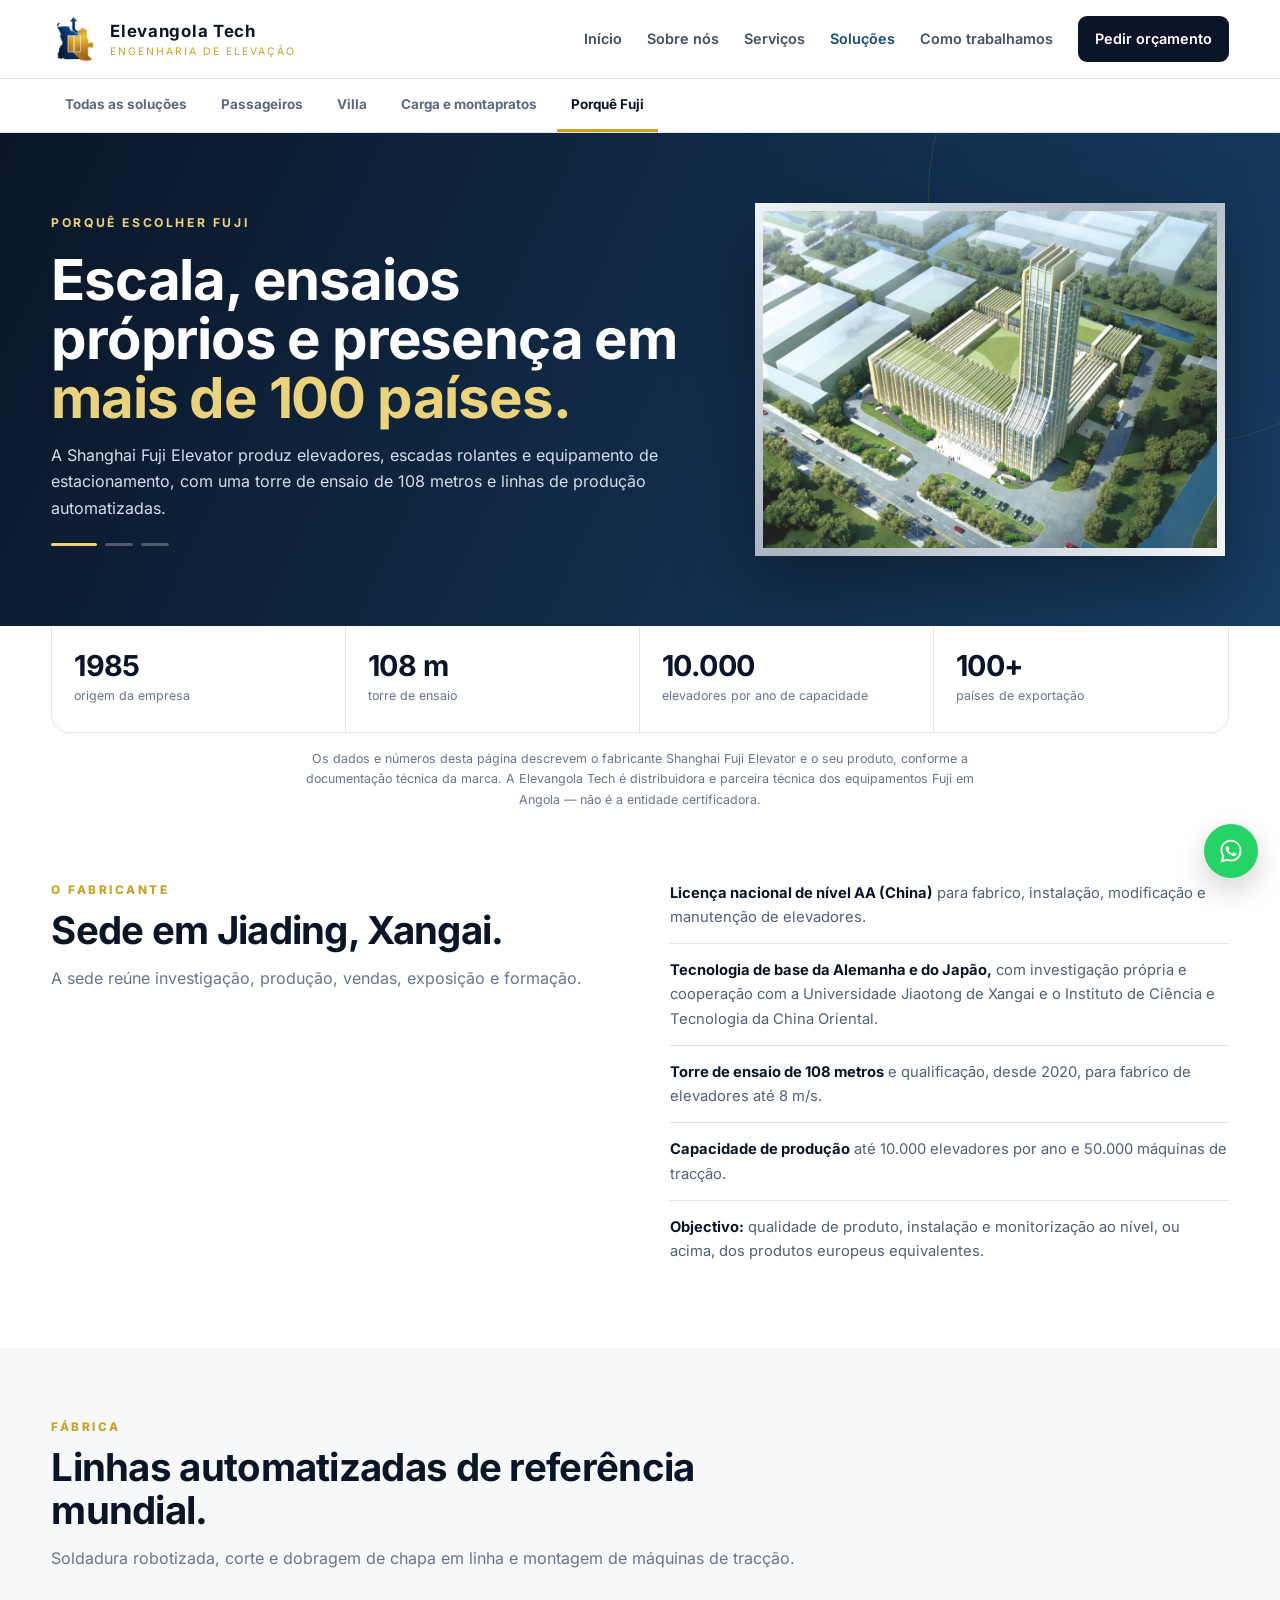
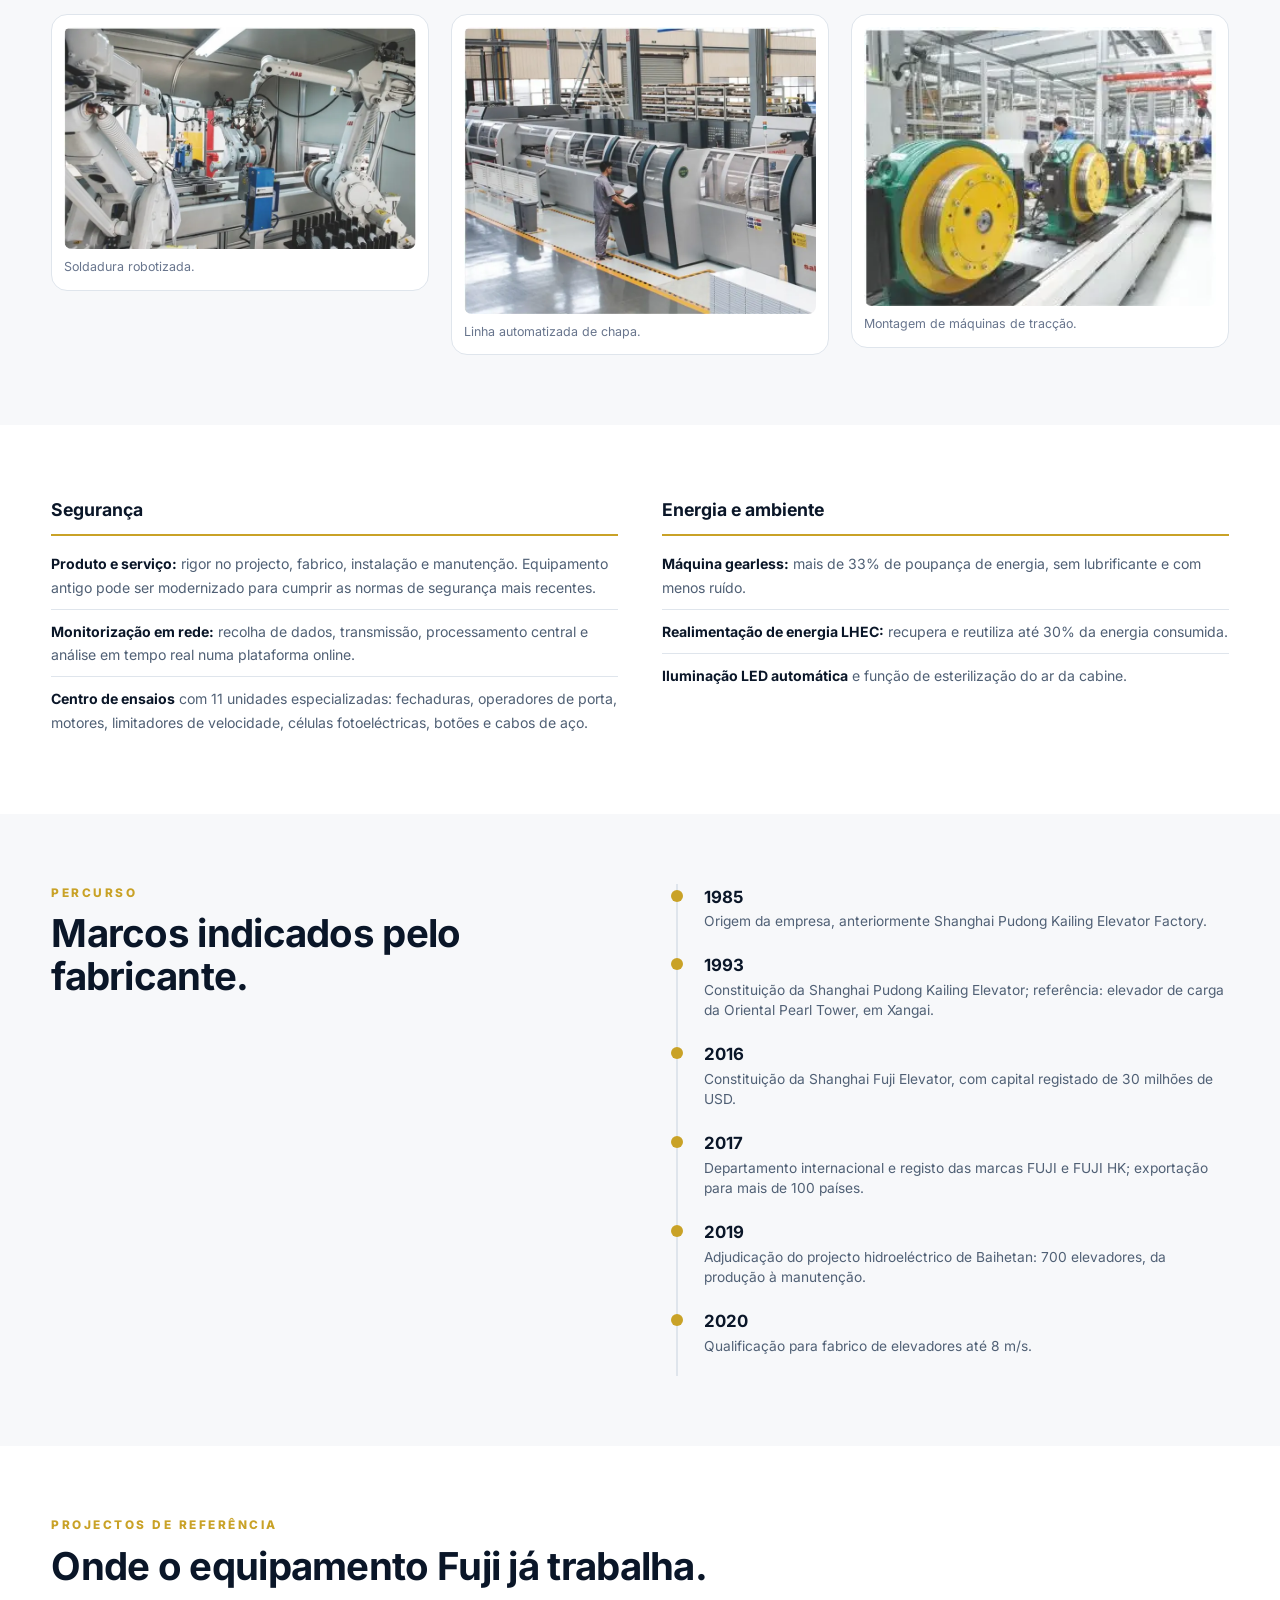
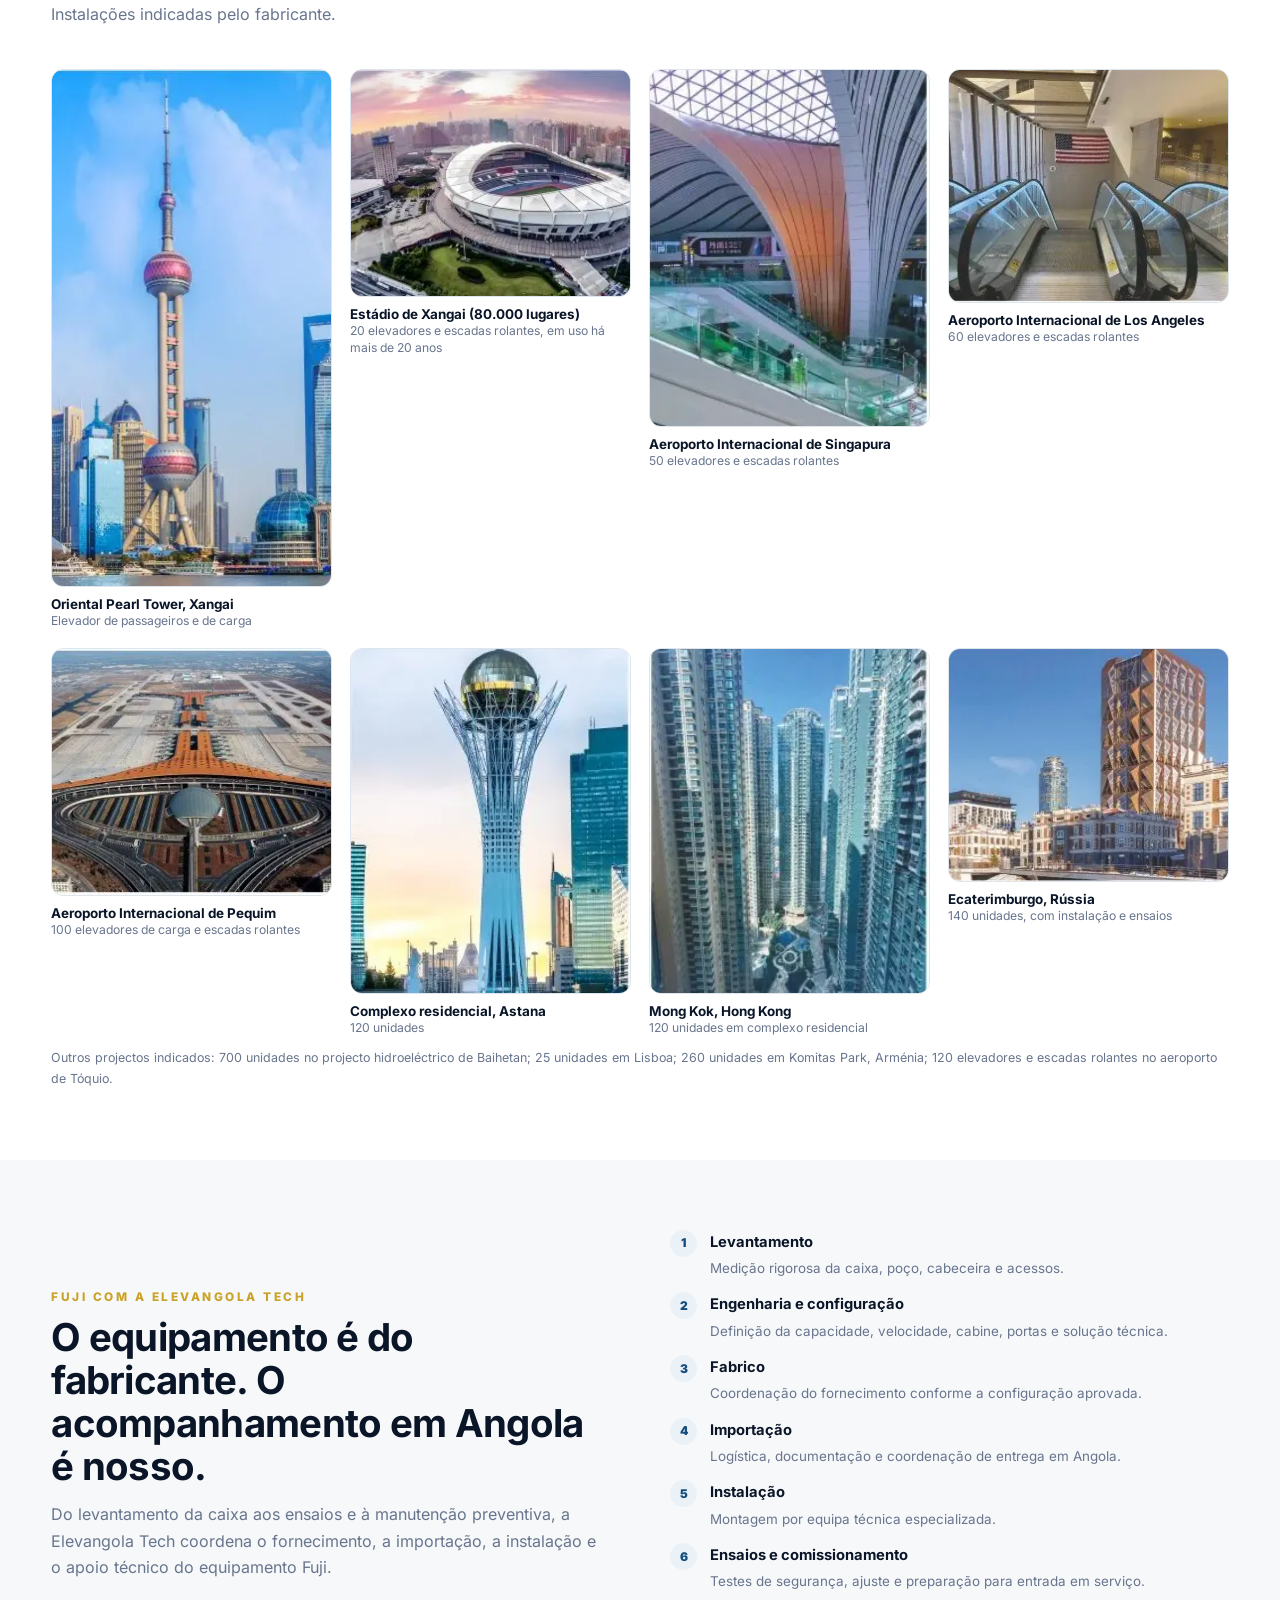
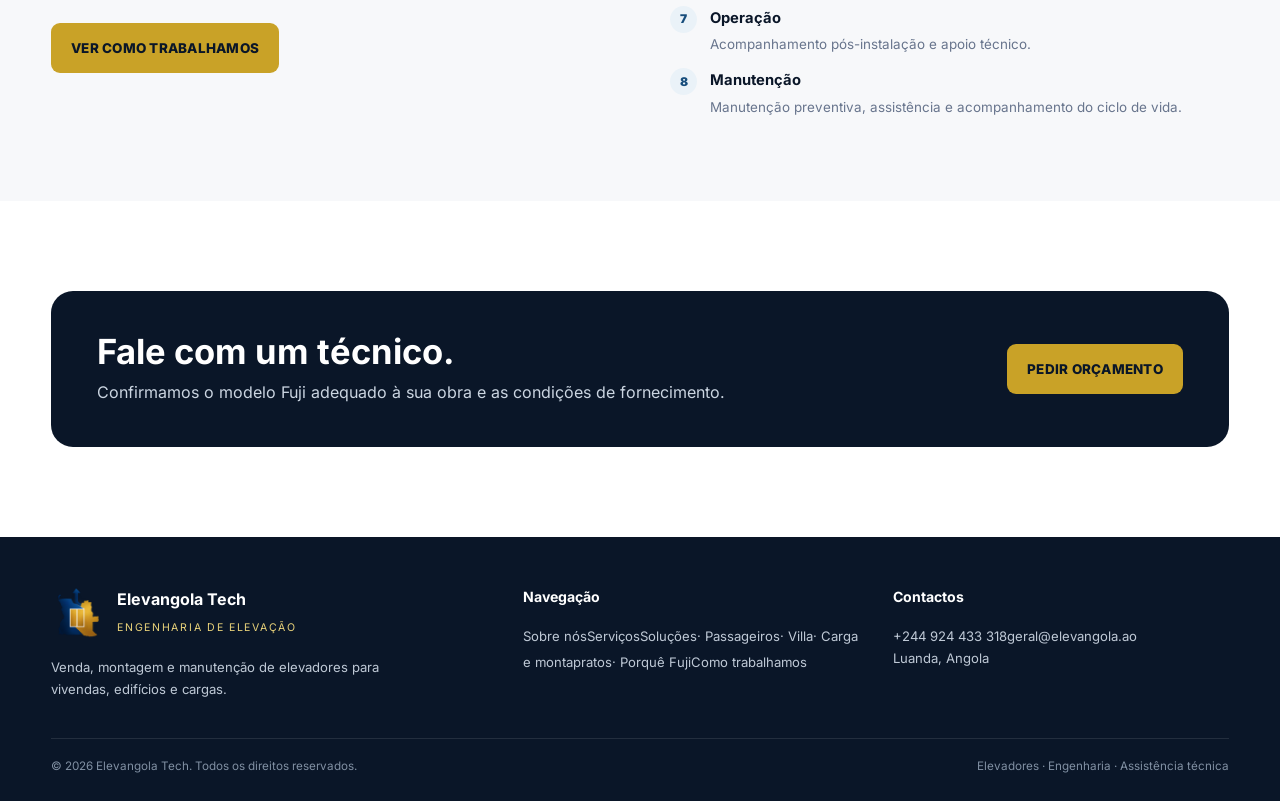
<file: fuji.html>
<!doctype html><html lang="pt-PT"><head><meta charset="utf-8"><meta name="viewport" content="width=device-width,initial-scale=1"><title>Porquê Fuji | Elevangola Tech</title><meta name="description" content="Porquê elevadores Fuji: fabricante com sede em Xangai, torre de ensaio de 108 metros, exportação para mais de 100 países e projectos de referência."><meta name="theme-color" content="#0a1628"><link rel="preload" href="assets/fonts/inter-var-latin.woff2" as="font" type="font/woff2" crossorigin><link rel="preload" as="image" href="assets/img/brand-hq.webp"><link rel="stylesheet" href="assets/styles.css"></head><body><svg width="0" height="0" style="position:absolute" aria-hidden="true"><symbol id="i-heart" viewBox="0 0 24 24"><path d="M12 21s-7.5-4.6-9.6-9.2C.9 8.4 2.7 4.5 6.3 4.5c2 0 3.5 1 4.5 2.4h2.4c1-1.4 2.5-2.4 4.5-2.4 3.6 0 5.4 3.9 3.9 7.3C19.5 16.4 12 21 12 21z" stroke-linejoin="round"/></symbol></svg><header><div class="container nav"><a class="logo" href="index.html"><img src="assets/logo_elevangola.png" alt="Elevangola Tech" width="48" height="47"><div><strong>Elevangola Tech</strong><span>Engenharia de Elevação</span></div></a><button class="menu-btn" onclick="toggleMenu()" aria-label="Abrir menu">☰</button><nav class="navlinks"><a href="index.html">Início</a><a href="sobre.html">Sobre nós</a><a href="servicos.html">Serviços</a><a class="active" href="solucoes.html">Soluções</a><a href="processo.html">Como trabalhamos</a><a href="contactos.html" class="nav-cta">Pedir orçamento</a></nav></div></header><nav class="solnav" aria-label="Soluções"><div class="container"><a href="solucoes.html" class="">Todas as soluções</a><a href="passageiros.html" class="">Passageiros</a><a href="villa.html" class="">Villa</a><a href="carga.html" class="">Carga e montapratos</a><a href="fuji.html" class="on">Porquê Fuji</a></div></nav><section class="page-hero media dynamic-slider" data-slider="page"><div class="container ph-grid"><div><div class="slide active"><div class="eyebrow">Porquê escolher Fuji</div><h1>Escala, ensaios próprios e presença em <em>mais de 100 países.</em></h1><p>A Shanghai Fuji Elevator produz elevadores, escadas rolantes e equipamento de estacionamento, com uma torre de ensaio de 108 metros e linhas de produção automatizadas.</p></div><div class="slide"><div class="eyebrow">Experiência técnica</div><h1>Conhecimento de campo <em>aplicado ao seu projecto.</em></h1><p>A nossa equipa reúne experiência profissional em montagem, pós-venda, revisões, ensaios e manutenção de elevadores.</p></div><div class="slide"><div class="eyebrow">Elevangola Tech</div><h1>Engenharia de elevação com <em>presença em Angola.</em></h1><p>A experiência profissional da nossa equipa inclui instalações de elevadores em todas as províncias de Angola.</p></div><div class="slider-dots"><button class="active" aria-label="Banner 1"></button><button aria-label="Banner 2"></button><button aria-label="Banner 3"></button></div></div><div class="ph-media wide"><div class="doorframe land"><img src="assets/img/brand-hq.webp" width="1200" height="768" alt="Sede da Shanghai Fuji Elevator, Xangai" fetchpriority="high" ><i class="door l"></i><i class="door r"></i></div></div></div><button type="button" class="scrollcue" aria-label="Continuar a ler, role para baixo"><span>Role para baixo</span><svg viewBox="0 0 24 24" aria-hidden="true"><path d="M6 9l6 6 6-6"/></svg></button></section>
<div class="trust" style="border:0"><div class="container"><div class="bigfacts" style="margin-top:-1px;border-radius:0 0 18px 18px"><div><b>1985</b><span>origem da empresa</span></div><div><b>108 m</b><span>torre de ensaio</span></div><div><b>10.000</b><span>elevadores por ano de capacidade</span></div><div><b>100+</b><span>países de exportação</span></div></div></div></div>
<p class="note" style="max-width:760px;margin:16px auto 0;padding:0 28px;text-align:center">Os dados e números desta página descrevem o fabricante Shanghai Fuji Elevator e o seu produto, conforme a documentação técnica da marca. A Elevangola Tech é distribuidora e parceira técnica dos equipamentos Fuji em Angola — não é a entidade certificadora.</p>
<section class="sec-tight"><div class="container"><div class="split" style="align-items:start"><div><div class="section-head"><div class="kicker">O fabricante</div><h2>Sede em Jiading, Xangai.</h2><p>A sede reúne investigação, produção, vendas, exposição e formação.</p></div></div><ul class="facts">
<li><b>Licença nacional de nível AA (China)</b> para fabrico, instalação, modificação e manutenção de elevadores.</li>
<li><b>Tecnologia de base da Alemanha e do Japão,</b> com investigação própria e cooperação com a Universidade Jiaotong de Xangai e o Instituto de Ciência e Tecnologia da China Oriental.</li>
<li><b>Torre de ensaio de 108 metros</b> e qualificação, desde 2020, para fabrico de elevadores até 8 m/s.</li>
<li><b>Capacidade de produção</b> até 10.000 elevadores por ano e 50.000 máquinas de tracção.</li>
<li><b>Objectivo:</b> qualidade de produto, instalação e monitorização ao nível, ou acima, dos produtos europeus equivalentes.</li></ul></div></div></section>
<section class="sec-tight soft"><div class="container"><div class="section-head"><div class="kicker">Fábrica</div><h2>Linhas automatizadas de referência mundial.</h2><p>Soldadura robotizada, corte e dobragem de chapa em linha e montagem de máquinas de tracção.</p></div>
<div class="three"><figure class="figbox"><img src="assets/img/brand-robots.webp" width="800" height="506" alt="Soldadura robotizada" loading="lazy" decoding="async" ><figcaption>Soldadura robotizada.</figcaption></figure><figure class="figbox"><img src="assets/img/brand-line.webp" width="774" height="632" alt="Linha de corte e dobragem de chapa" loading="lazy" decoding="async" ><figcaption>Linha automatizada de chapa.</figcaption></figure><figure class="figbox"><img src="assets/img/brand-machine.webp" width="312" height="248" alt="Montagem de máquinas de tracção" loading="lazy" decoding="async" ><figcaption>Montagem de máquinas de tracção.</figcaption></figure></div></div></section>
<section class="sec-tight"><div class="container"><div class="cols3" style="grid-template-columns:1fr 1fr;gap:44px">
<div><h3>Segurança</h3><ul><li><b>Produto e serviço:</b> rigor no projecto, fabrico, instalação e manutenção. Equipamento antigo pode ser modernizado para cumprir as normas de segurança mais recentes.</li><li><b>Monitorização em rede:</b> recolha de dados, transmissão, processamento central e análise em tempo real numa plataforma online.</li><li><b>Centro de ensaios</b> com 11 unidades especializadas: fechaduras, operadores de porta, motores, limitadores de velocidade, células fotoeléctricas, botões e cabos de aço.</li></ul></div>
<div><h3>Energia e ambiente</h3><ul><li><b>Máquina gearless:</b> mais de 33% de poupança de energia, sem lubrificante e com menos ruído.</li><li><b>Realimentação de energia LHEC:</b> recupera e reutiliza até 30% da energia consumida.</li><li><b>Iluminação LED automática</b> e função de esterilização do ar da cabine.</li></ul></div></div></div></section>
<section class="sec-tight soft"><div class="container"><div class="split" style="align-items:start"><div><div class="section-head"><div class="kicker">Percurso</div><h2>Marcos indicados pelo fabricante.</h2></div></div><ol class="timeline"><li><b>1985</b><span>Origem da empresa, anteriormente Shanghai Pudong Kailing Elevator Factory.</span></li><li><b>1993</b><span>Constituição da Shanghai Pudong Kailing Elevator; referência: elevador de carga da Oriental Pearl Tower, em Xangai.</span></li><li><b>2016</b><span>Constituição da Shanghai Fuji Elevator, com capital registado de 30 milhões de USD.</span></li><li><b>2017</b><span>Departamento internacional e registo das marcas FUJI e FUJI HK; exportação para mais de 100 países.</span></li><li><b>2019</b><span>Adjudicação do projecto hidroeléctrico de Baihetan: 700 elevadores, da produção à manutenção.</span></li><li><b>2020</b><span>Qualificação para fabrico de elevadores até 8 m/s.</span></li></ol></div></div></section>
<section class="sec-tight"><div class="container"><div class="section-head"><div class="kicker">Projectos de referência</div><h2>Onde o equipamento Fuji já trabalha.</h2><p>Instalações indicadas pelo fabricante.</p></div>
<div class="proj"><figure><img src="assets/img/proj-pearl.webp" width="338" height="518" alt="Oriental Pearl Tower, Xangai" loading="lazy" decoding="async" ><figcaption><b>Oriental Pearl Tower, Xangai</b>Elevador de passageiros e de carga</figcaption></figure><figure><img src="assets/img/proj-stadium.webp" width="408" height="228" alt="Estádio de Xangai (80.000 lugares)" loading="lazy" decoding="async" ><figcaption><b>Estádio de Xangai (80.000 lugares)</b>20 elevadores e escadas rolantes, em uso há mais de 20 anos</figcaption></figure><figure><img src="assets/img/proj-changi.webp" width="246" height="358" alt="Aeroporto Internacional de Singapura" loading="lazy" decoding="async" ><figcaption><b>Aeroporto Internacional de Singapura</b>50 elevadores e escadas rolantes</figcaption></figure><figure><img src="assets/img/proj-lax.webp" width="334" height="234" alt="Aeroporto Internacional de Los Angeles" loading="lazy" decoding="async" ><figcaption><b>Aeroporto Internacional de Los Angeles</b>60 elevadores e escadas rolantes</figcaption></figure><figure><img src="assets/img/proj-beijing.webp" width="346" height="248" alt="Aeroporto Internacional de Pequim" loading="lazy" decoding="async" ><figcaption><b>Aeroporto Internacional de Pequim</b>100 elevadores de carga e escadas rolantes</figcaption></figure><figure><img src="assets/img/proj-astana.webp" width="246" height="346" alt="Complexo residencial, Astana" loading="lazy" decoding="async" ><figcaption><b>Complexo residencial, Astana</b>120 unidades</figcaption></figure><figure><img src="assets/img/proj-hk.webp" width="248" height="346" alt="Mong Kok, Hong Kong" loading="lazy" decoding="async" ><figcaption><b>Mong Kok, Hong Kong</b>120 unidades em complexo residencial</figcaption></figure><figure><img src="assets/img/proj-yekat.webp" width="336" height="234" alt="Ecaterimburgo, Rússia" loading="lazy" decoding="async" ><figcaption><b>Ecaterimburgo, Rússia</b>140 unidades, com instalação e ensaios</figcaption></figure></div>
<p class="note">Outros projectos indicados: 700 unidades no projecto hidroeléctrico de Baihetan; 25 unidades em Lisboa; 260 unidades em Komitas Park, Arménia; 120 elevadores e escadas rolantes no aeroporto de Tóquio.</p></div></section>
<section class="sec-tight soft"><div class="container"><div class="split"><div><div class="section-head"><div class="kicker">Fuji com a Elevangola Tech</div><h2>O equipamento é do fabricante. O acompanhamento em Angola é nosso.</h2><p>Do levantamento da caixa aos ensaios e à manutenção preventiva, a Elevangola Tech coordena o fornecimento, a importação, a instalação e o apoio técnico do equipamento Fuji.</p></div><a class="btn btn-gold" href="processo.html">VER COMO TRABALHAMOS</a></div><div><div class="check" style="margin-bottom:12px"><div class="check-mark">1</div><div><strong>Levantamento</strong><span>Medição rigorosa da caixa, poço, cabeceira e acessos.</span></div></div><div class="check" style="margin-bottom:12px"><div class="check-mark">2</div><div><strong>Engenharia e configuração</strong><span>Definição da capacidade, velocidade, cabine, portas e solução técnica.</span></div></div><div class="check" style="margin-bottom:12px"><div class="check-mark">3</div><div><strong>Fabrico</strong><span>Coordenação do fornecimento conforme a configuração aprovada.</span></div></div><div class="check" style="margin-bottom:12px"><div class="check-mark">4</div><div><strong>Importação</strong><span>Logística, documentação e coordenação de entrega em Angola.</span></div></div><div class="check" style="margin-bottom:12px"><div class="check-mark">5</div><div><strong>Instalação</strong><span>Montagem por equipa técnica especializada.</span></div></div><div class="check" style="margin-bottom:12px"><div class="check-mark">6</div><div><strong>Ensaios e comissionamento</strong><span>Testes de segurança, ajuste e preparação para entrada em serviço.</span></div></div><div class="check" style="margin-bottom:12px"><div class="check-mark">7</div><div><strong>Operação</strong><span>Acompanhamento pós-instalação e apoio técnico.</span></div></div><div class="check" style="margin-bottom:12px"><div class="check-mark">8</div><div><strong>Manutenção</strong><span>Manutenção preventiva, assistência e acompanhamento do ciclo de vida.</span></div></div></div></div></div></section>
<section><div class="container"><div class="band"><div><h2>Fale com um técnico.</h2><p>Confirmamos o modelo Fuji adequado à sua obra e as condições de fornecimento.</p></div><a class="btn btn-gold" href="contactos.html#pedido">PEDIR ORÇAMENTO</a></div></div></section><footer><div class="container footer-grid"><div><div class="footer-brand"><img src="assets/logo_elevangola.png" alt="Elevangola Tech" width="54" height="53" loading="lazy"><div><strong>Elevangola Tech</strong><span>Engenharia de Elevação</span></div></div><p style="margin-top:18px;max-width:390px">Venda, montagem e manutenção de elevadores para vivendas, edifícios e cargas.</p></div><div><h4>Navegação</h4><a href="sobre.html">Sobre nós</a><a href="servicos.html">Serviços</a><a href="solucoes.html">Soluções</a><a href="passageiros.html">· Passageiros</a><a href="villa.html">· Villa</a><a href="carga.html">· Carga e montapratos</a><a href="fuji.html">· Porquê Fuji</a><a href="processo.html">Como trabalhamos</a></div><div><h4>Contactos</h4><a href="https://wa.me/244924433318?text=Ol%C3%A1%21%20Gostaria%20de%20pedir%20um%20or%C3%A7amento%20%C3%A0%20Elevangola%20Tech." target="_blank" rel="noopener">+244 924 433 318</a><a href="mailto:geral@elevangola.ao">geral@elevangola.ao</a><p>Luanda, Angola</p></div></div><div class="container footer-bottom"><span>© 2026 Elevangola Tech. Todos os direitos reservados.</span><span>Elevadores · Engenharia · Assistência técnica</span></div></footer><a class="whatsapp" href="https://wa.me/244924433318?text=Ol%C3%A1%21%20Gostaria%20de%20pedir%20um%20or%C3%A7amento%20%C3%A0%20Elevangola%20Tech." target="_blank" rel="noopener" aria-label="WhatsApp"><svg viewBox="0 0 32 32" aria-hidden="true"><path d="M16.04 3C9.4 3 4 8.4 4 15.02c0 2.36.69 4.55 1.87 6.41L4 29l7.75-1.83a12 12 0 0 0 4.29.79C22.68 27.96 28 22.6 28 16 28 9.4 22.68 3 16.04 3zm0 22.9c-1.36 0-2.7-.3-3.9-.9l-.28-.14-4.6 1.1 1.12-4.48-.18-.3A9.9 9.9 0 0 1 6.1 15c0-5.45 4.46-9.9 9.94-9.9 5.5 0 9.86 4.45 9.86 9.9 0 5.5-4.36 10.9-9.86 10.9zm5.4-7.4c-.3-.15-1.75-.86-2.02-.96-.27-.1-.47-.15-.67.15-.2.3-.77.96-.94 1.16-.17.2-.35.22-.65.07-.3-.15-1.25-.46-2.38-1.47-.88-.79-1.47-1.75-1.64-2.05-.17-.3-.02-.46.13-.6.13-.13.3-.35.45-.52.15-.17.2-.3.3-.5.1-.2.05-.37-.02-.52-.08-.15-.67-1.6-.92-2.2-.24-.58-.48-.5-.67-.5h-.57c-.2 0-.52.07-.8.37-.27.3-1.04 1.02-1.04 2.48s1.07 2.88 1.22 3.08c.15.2 2.1 3.2 5.08 4.49.71.3 1.26.49 1.7.63.71.23 1.36.2 1.87.12.57-.08 1.75-.72 2-1.4.25-.7.25-1.3.17-1.42-.07-.13-.27-.2-.57-.35z"/></svg></a><script src="assets/app.js"></script></body></html>
</file>
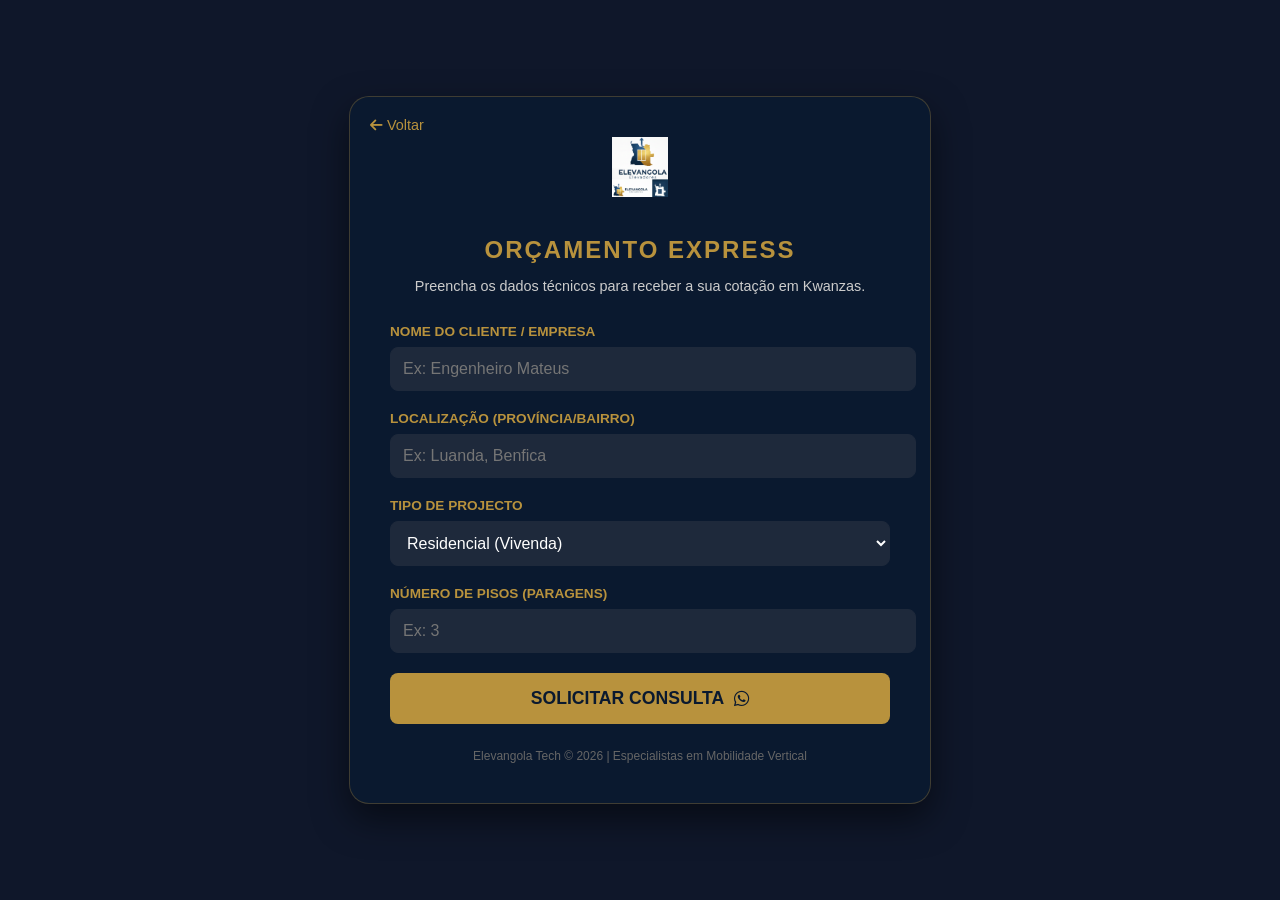
<file: orcamento.html>
<!DOCTYPE html>
<html lang="pt-pt">
<head>
    <meta charset="UTF-8">
    <meta name="viewport" content="width=device-width, initial-scale=1.0">
    <title>Solicitar Orçamento | Elevangola Tech</title>
    <link rel="stylesheet" href="https://cdnjs.cloudflare.com/ajax/libs/font-awesome/6.0.0/css/all.min.css">
    <style>
        :root {
            --azul-escuro: #0a192f;
            --dourado: #b8923d;
            --branco: #ffffff;
            --cinza-fundo: #0f172a; /* Fundo mais escuro e elegante */
            --whatsapp: #25d366;
        }

        body {
            font-family: 'Segoe UI', Arial, sans-serif;
            margin: 0;
            padding: 0;
            background-color: var(--cinza-fundo);
            display: flex;
            justify-content: center;
            align-items: center;
            min-height: 100vh;
            color: var(--branco);
        }

        .container-form {
            width: 90%;
            max-width: 500px;
            background: var(--azul-escuro);
            padding: 40px;
            border-radius: 20px;
            box-shadow: 0 15px 35px rgba(0,0,0,0.5);
            border: 1px solid rgba(184, 146, 61, 0.3);
            text-align: center;
            position: relative;
        }

        /* Botão para voltar manualmente se quiser */
        .btn-voltar {
            position: absolute;
            top: 20px;
            left: 20px;
            color: var(--dourado);
            text-decoration: none;
            font-size: 0.9rem;
        }

        .logo-form img {
            height: 60px;
            margin-bottom: 15px;
        }

        .container-form h2 {
            color: var(--dourado);
            margin-bottom: 10px;
            text-transform: uppercase;
            letter-spacing: 2px;
        }

        .container-form p {
            font-size: 0.9rem;
            color: #ccc;
            margin-bottom: 30px;
        }

        .form-group {
            text-align: left;
            margin-bottom: 20px;
        }

        .form-group label {
            display: block;
            margin-bottom: 8px;
            color: var(--dourado);
            font-size: 0.85rem;
            font-weight: bold;
        }

        .form-group input, .form-group select {
            width: 100%;
            padding: 12px;
            border-radius: 8px;
            border: 1px solid #1e293b;
            background: #1e293b;
            color: white;
            font-size: 1rem;
            outline: none;
            transition: 0.3s;
        }

        .form-group input:focus {
            border-color: var(--dourado);
        }

        .btn-enviar {
            width: 100%;
            background: var(--dourado);
            color: var(--azul-escuro);
            padding: 15px;
            border: none;
            border-radius: 8px;
            font-weight: bold;
            font-size: 1.1rem;
            cursor: pointer;
            transition: 0.3s;
            display: flex;
            justify-content: center;
            align-items: center;
            gap: 10px;
        }

        .btn-enviar:hover {
            background: #9a7a33;
            transform: translateY(-2px);
        }

        .footer-form {
            margin-top: 25px;
            font-size: 0.75rem;
            color: #666;
        }

        @media (max-width: 480px) {
            .container-form { padding: 25px; }
        }
    </style>
</head>
<body>

    <div class="container-form">
        <a href="index.html" class="btn-voltar"><i class="fas fa-arrow-left"></i> Voltar</a>
        
        <div class="logo-form">
            <img src="logo.png" alt="Elevangola">
            <h2>Orçamento Express</h2>
        </div>
        
        <p>Preencha os dados técnicos para receber a sua cotação em Kwanzas.</p>

        <form id="formFinal">
            <div class="form-group">
                <label>NOME DO CLIENTE / EMPRESA</label>
                <input type="text" id="nome" placeholder="Ex: Engenheiro Mateus" required>
            </div>

            <div class="form-group">
                <label>LOCALIZAÇÃO (PROVÍNCIA/BAIRRO)</label>
                <input type="text" id="local" placeholder="Ex: Luanda, Benfica" required>
            </div>

            <div class="form-group">
                <label>TIPO DE PROJECTO</label>
                <select id="tipo">
                    <option value="Residencial (Vivenda)">Residencial (Vivenda)</option>
                    <option value="Edifício de Apartamentos">Edifício de Apartamentos</option>
                    <option value="Escritórios/Comercial">Escritórios / Comercial</option>
                    <option value="Industrial/Carga">Industrial / Carga</option>
                </select>
            </div>

            <div class="form-group">
                <label>NÚMERO DE PISOS (PARAGENS)</label>
                <input type="number" id="andares" placeholder="Ex: 3" required>
            </div>

            <button type="button" onclick="processarEnvio()" class="btn-enviar">
                SOLICITAR CONSULTA <i class="fab fa-whatsapp"></i>
            </button>
        </form>

        <div class="footer-form">
            Elevangola Tech &copy; 2026 | Especialistas em Mobilidade Vertical
        </div>
    </div>

    <script>
        function processarEnvio() {
            const nome = document.getElementById('nome').value;
            const local = document.getElementById('local').value;
            const tipo = document.getElementById('tipo').value;
            const andares = document.getElementById('andares').value;

            if(!nome || !local || !andares) {
                alert("Por favor, preencha todos os campos antes de enviar.");
                return;
            }

            // O seu número de suporte
            const meuNumero = "244924433318"; 

            // Criar a mensagem
            const mensagem = `*NOVA SOLICITAÇÃO DE ORÇAMENTO*%0A%0A` +
                             `*Cliente:* ${nome}%0A` +
                             `*Local:* ${local}%0A` +
                             `*Projecto:* ${tipo}%0A` +
                             `*Pisos:* ${andares}%0A%0A` +
                             `_Enviado via Website Elevangola_`;

            // 1. Abrir o WhatsApp
            window.open(`https://wa.me/${meuNumero}?text=${mensagem}`, '_blank');

            // 2. Redirecionar de volta para a página inicial após 1 segundo
            setTimeout(function() {
                window.location.href = "index.html";
            }, 1000);
        }
    </script>

</body>
</html>
</file>
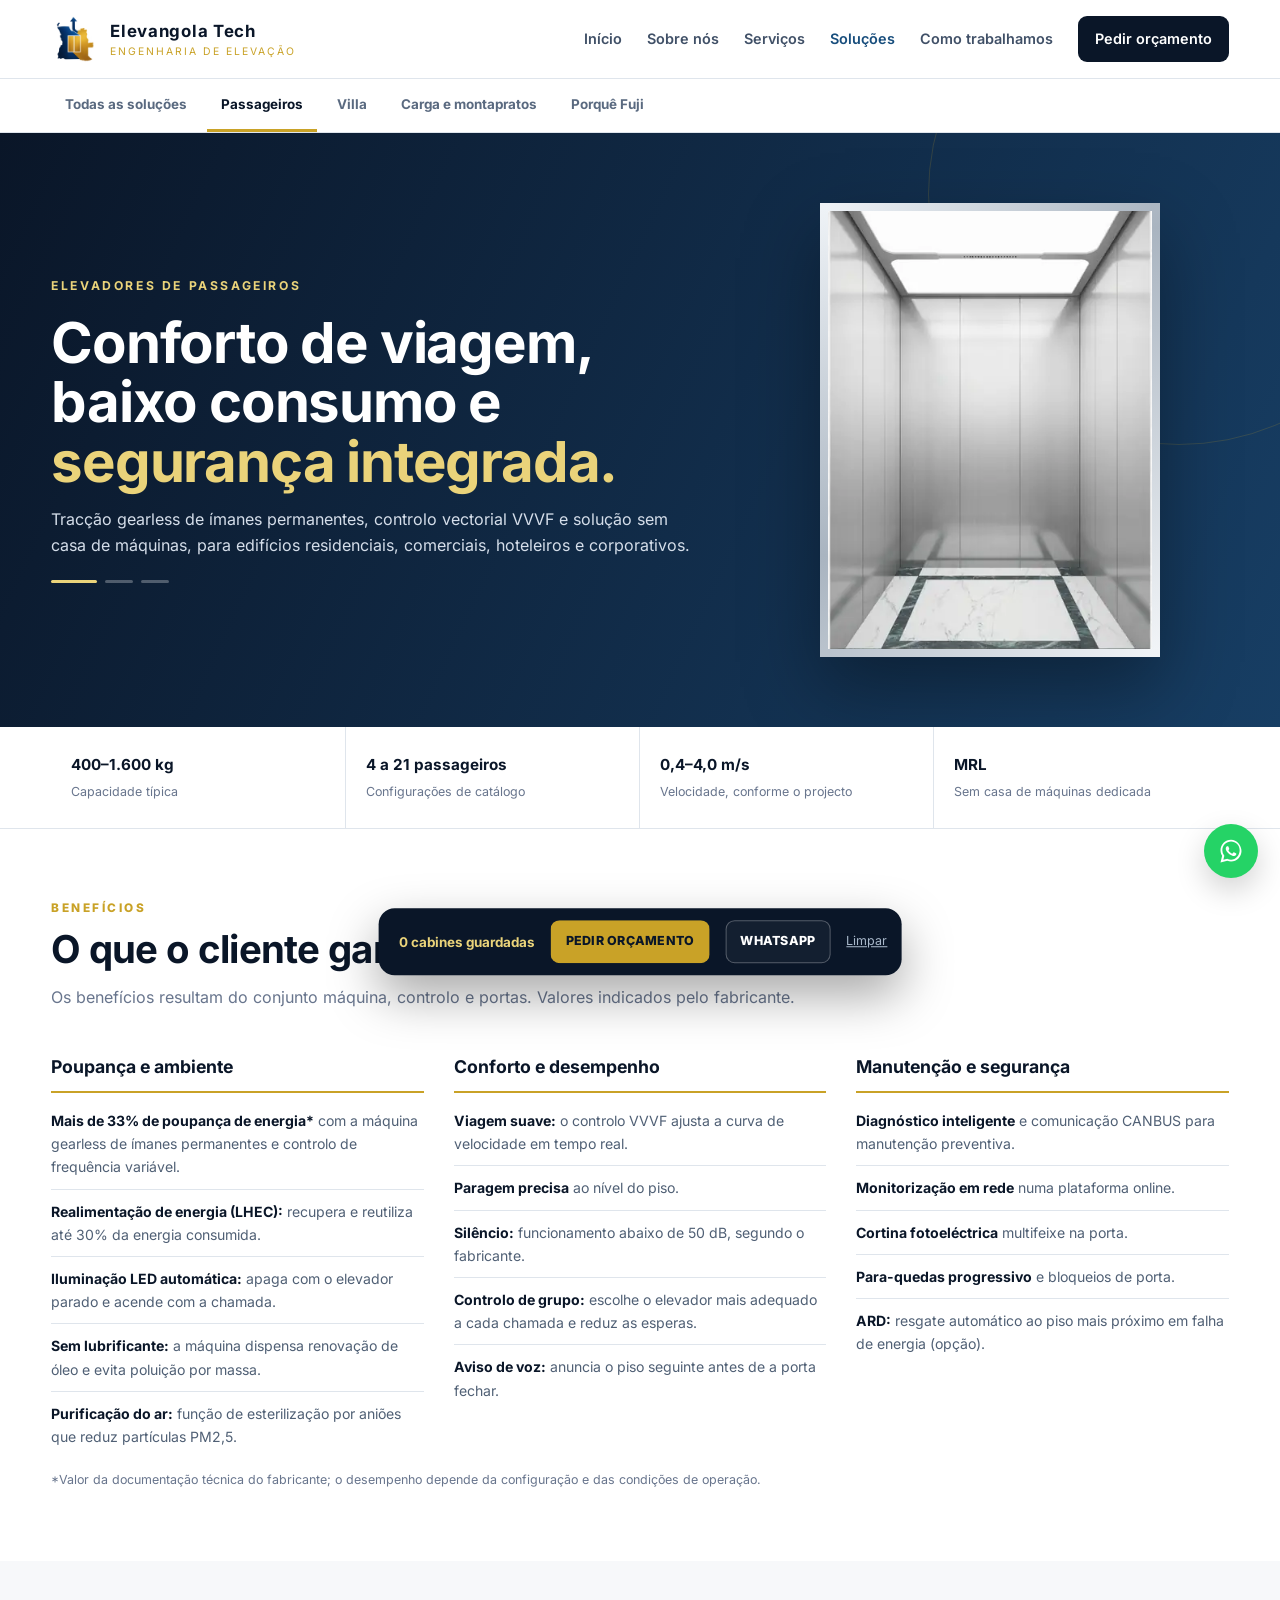
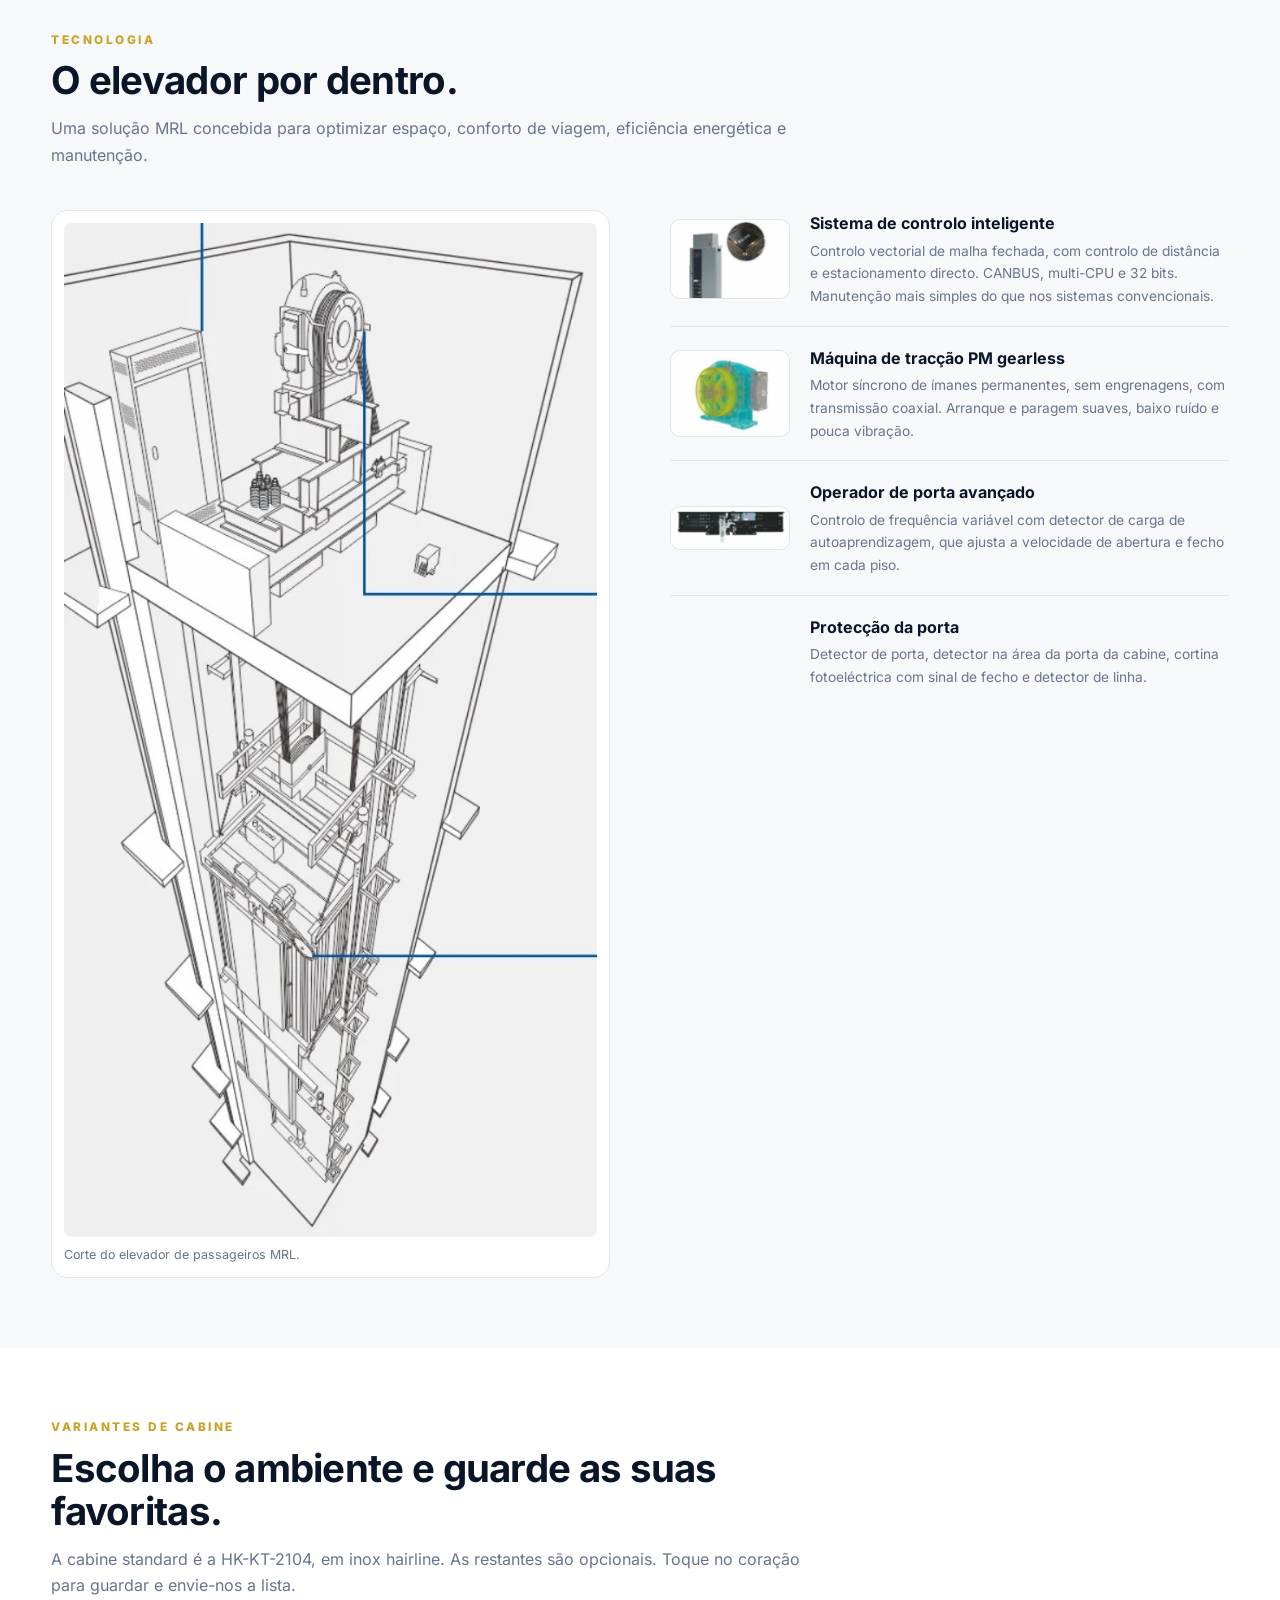
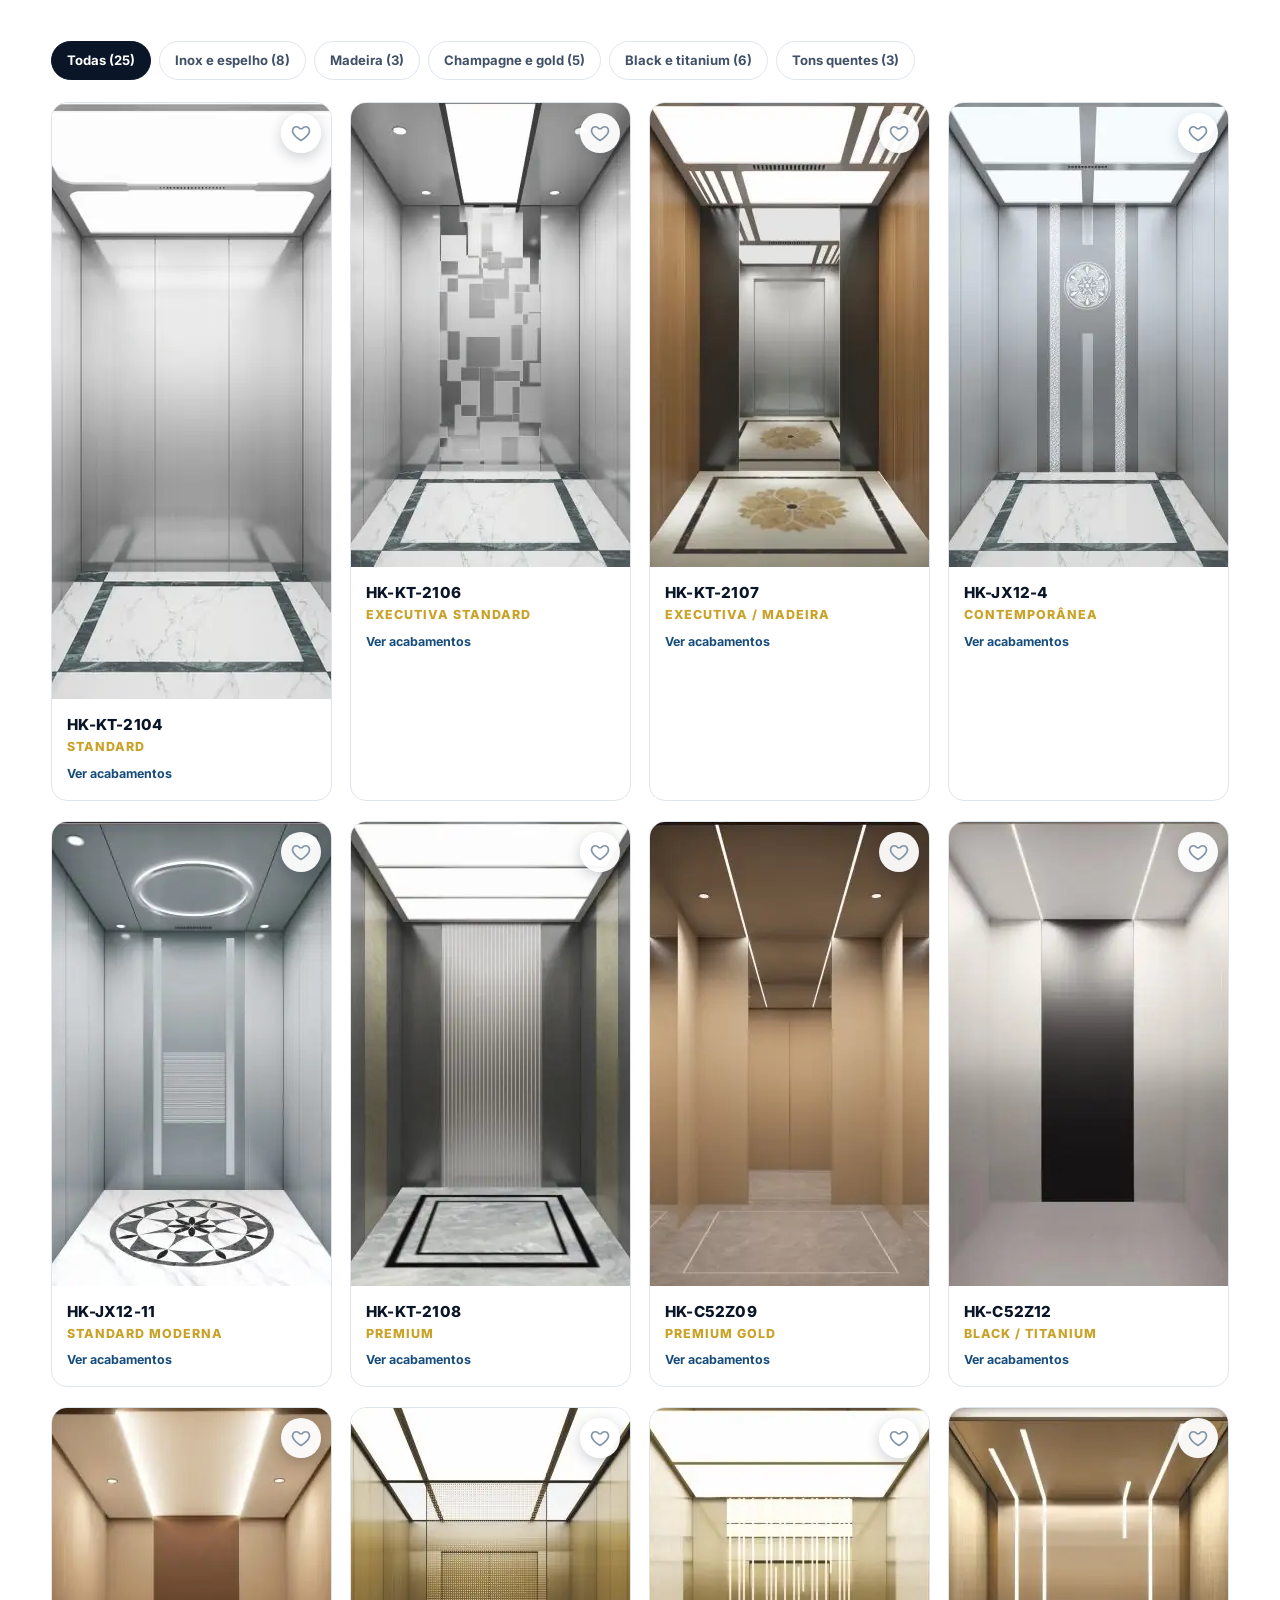
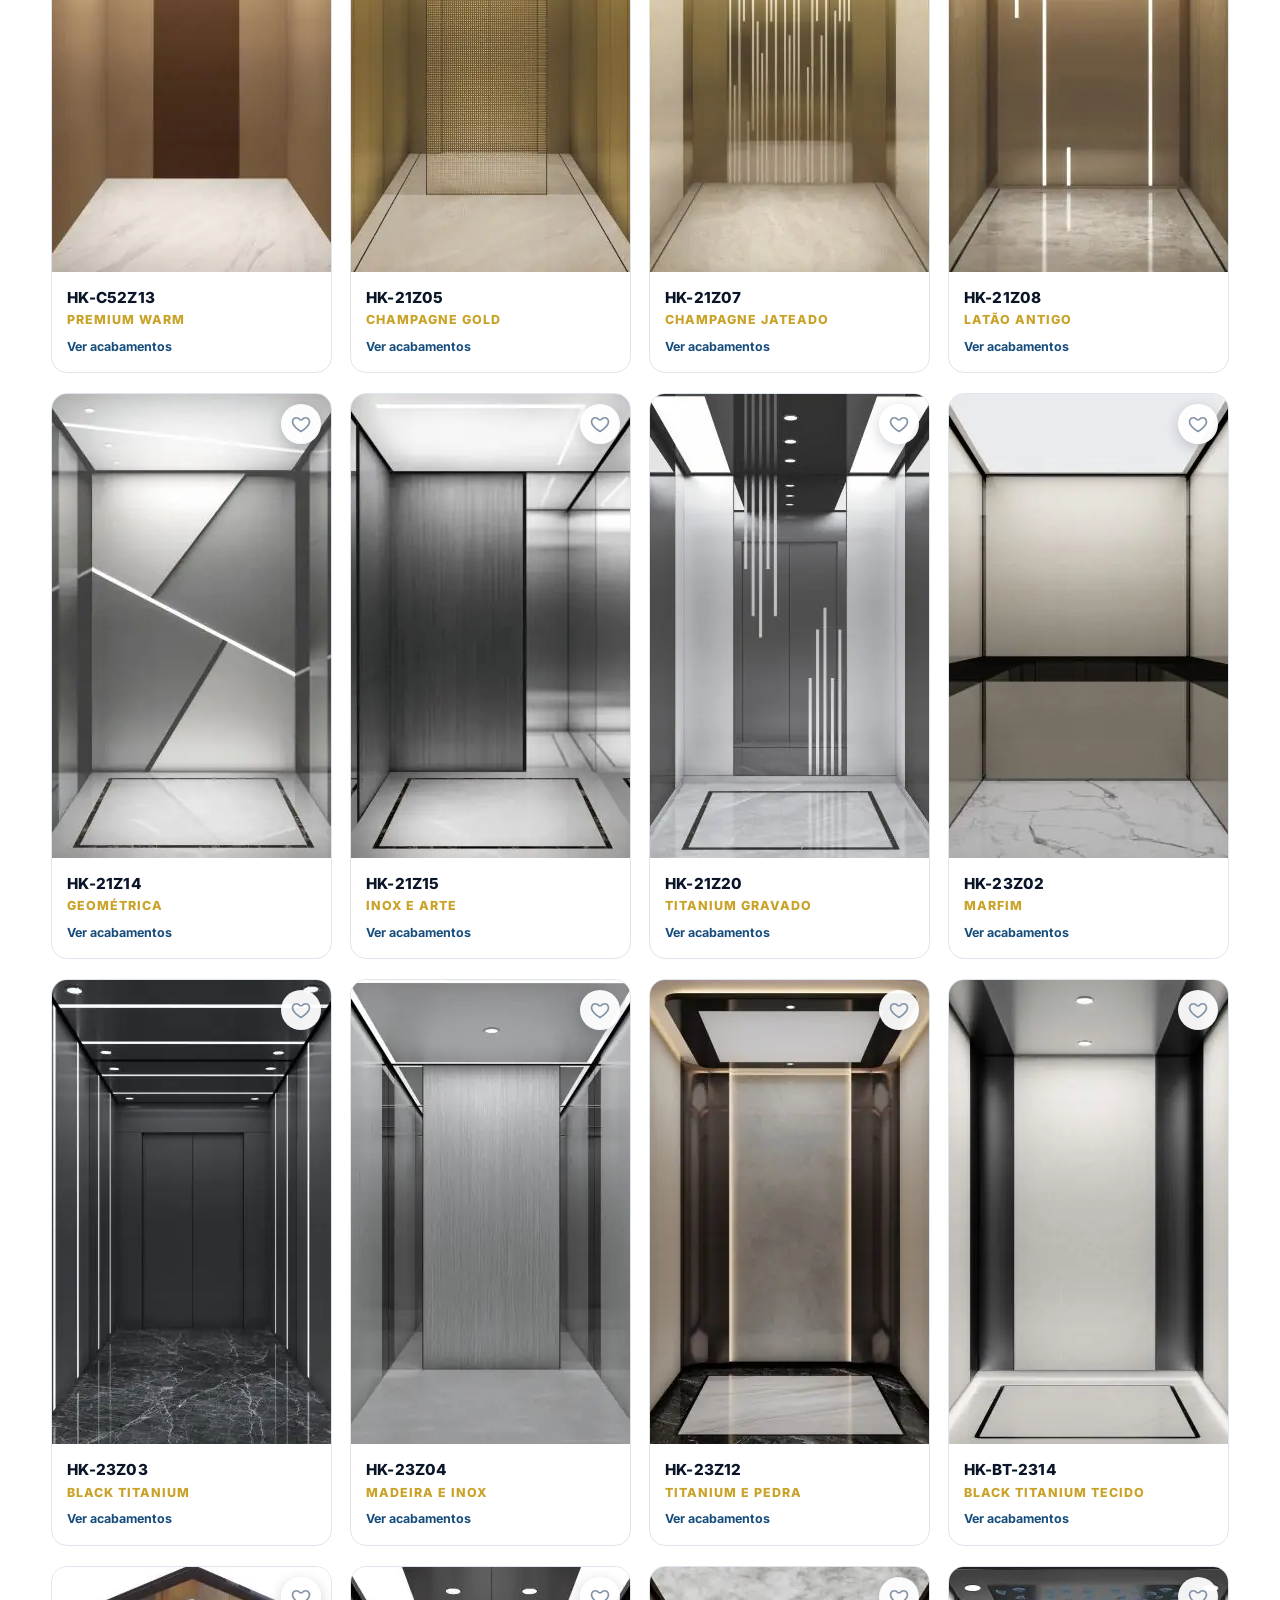
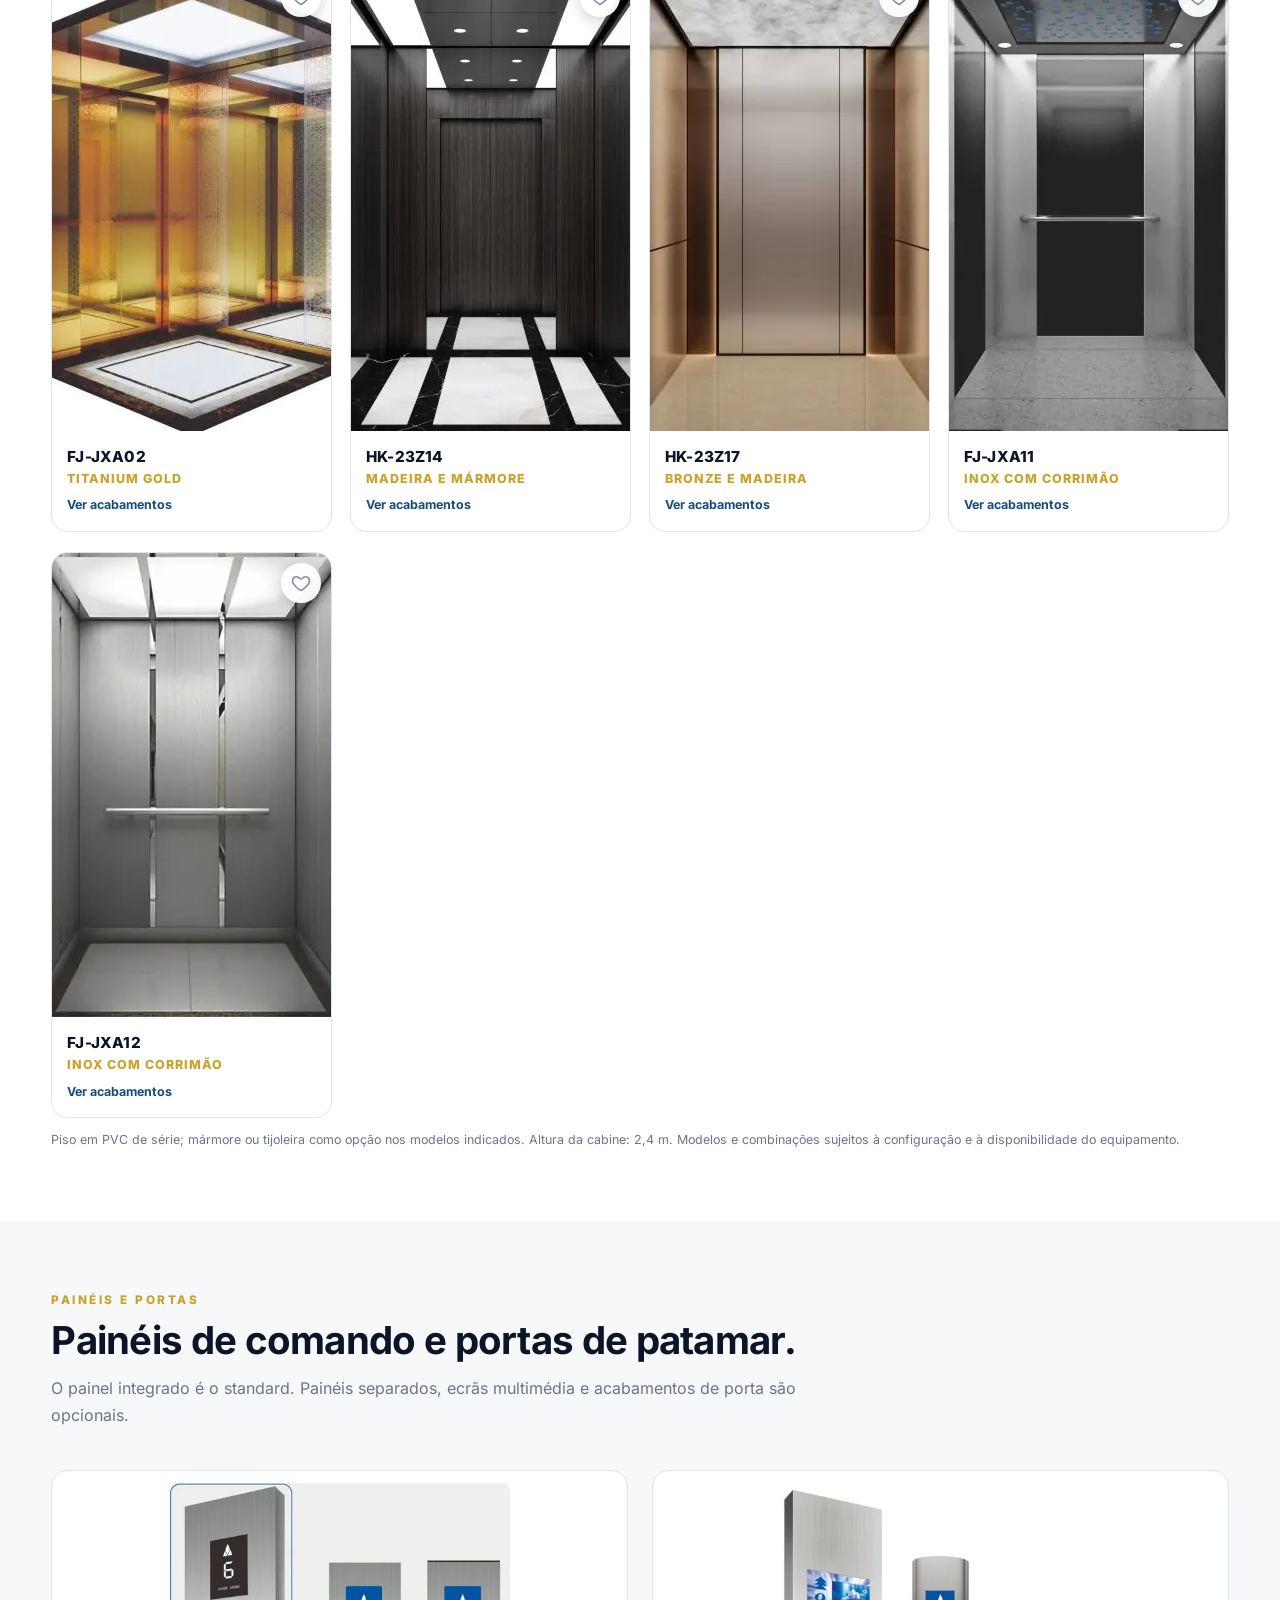
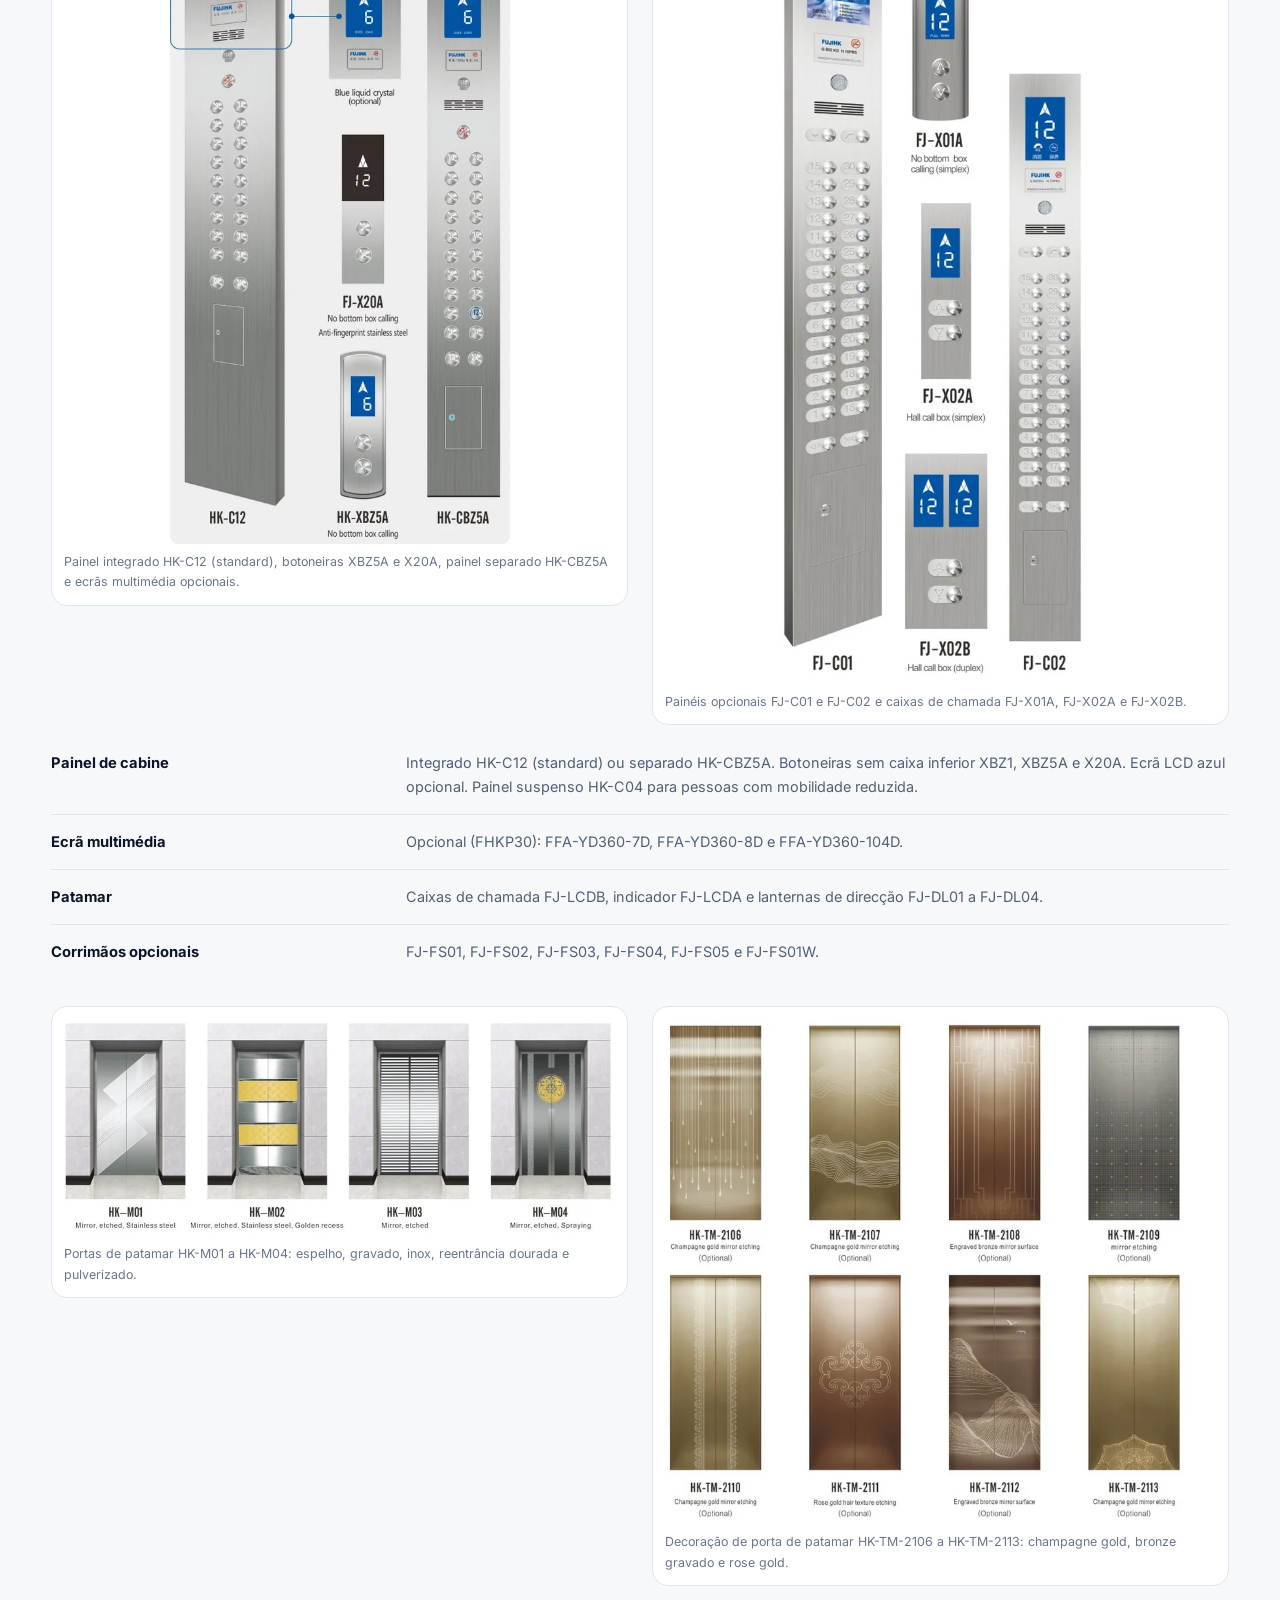
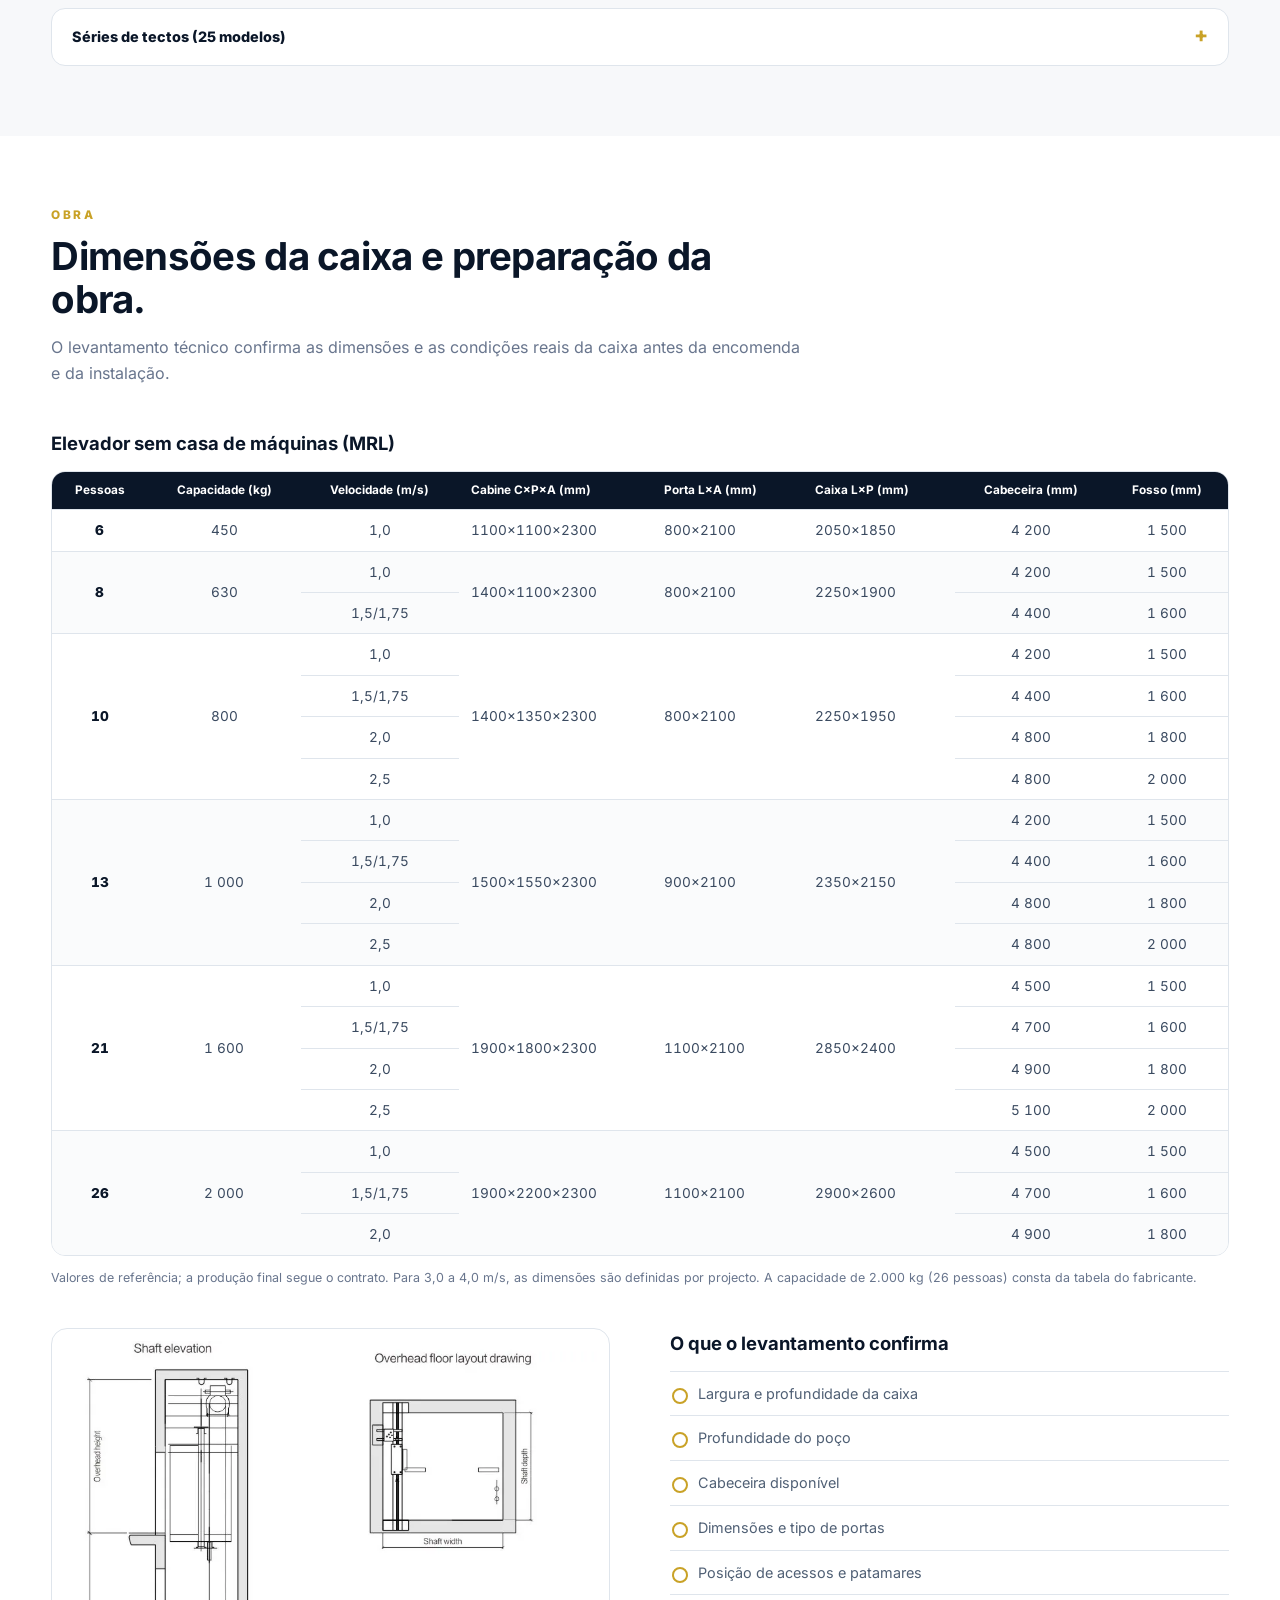
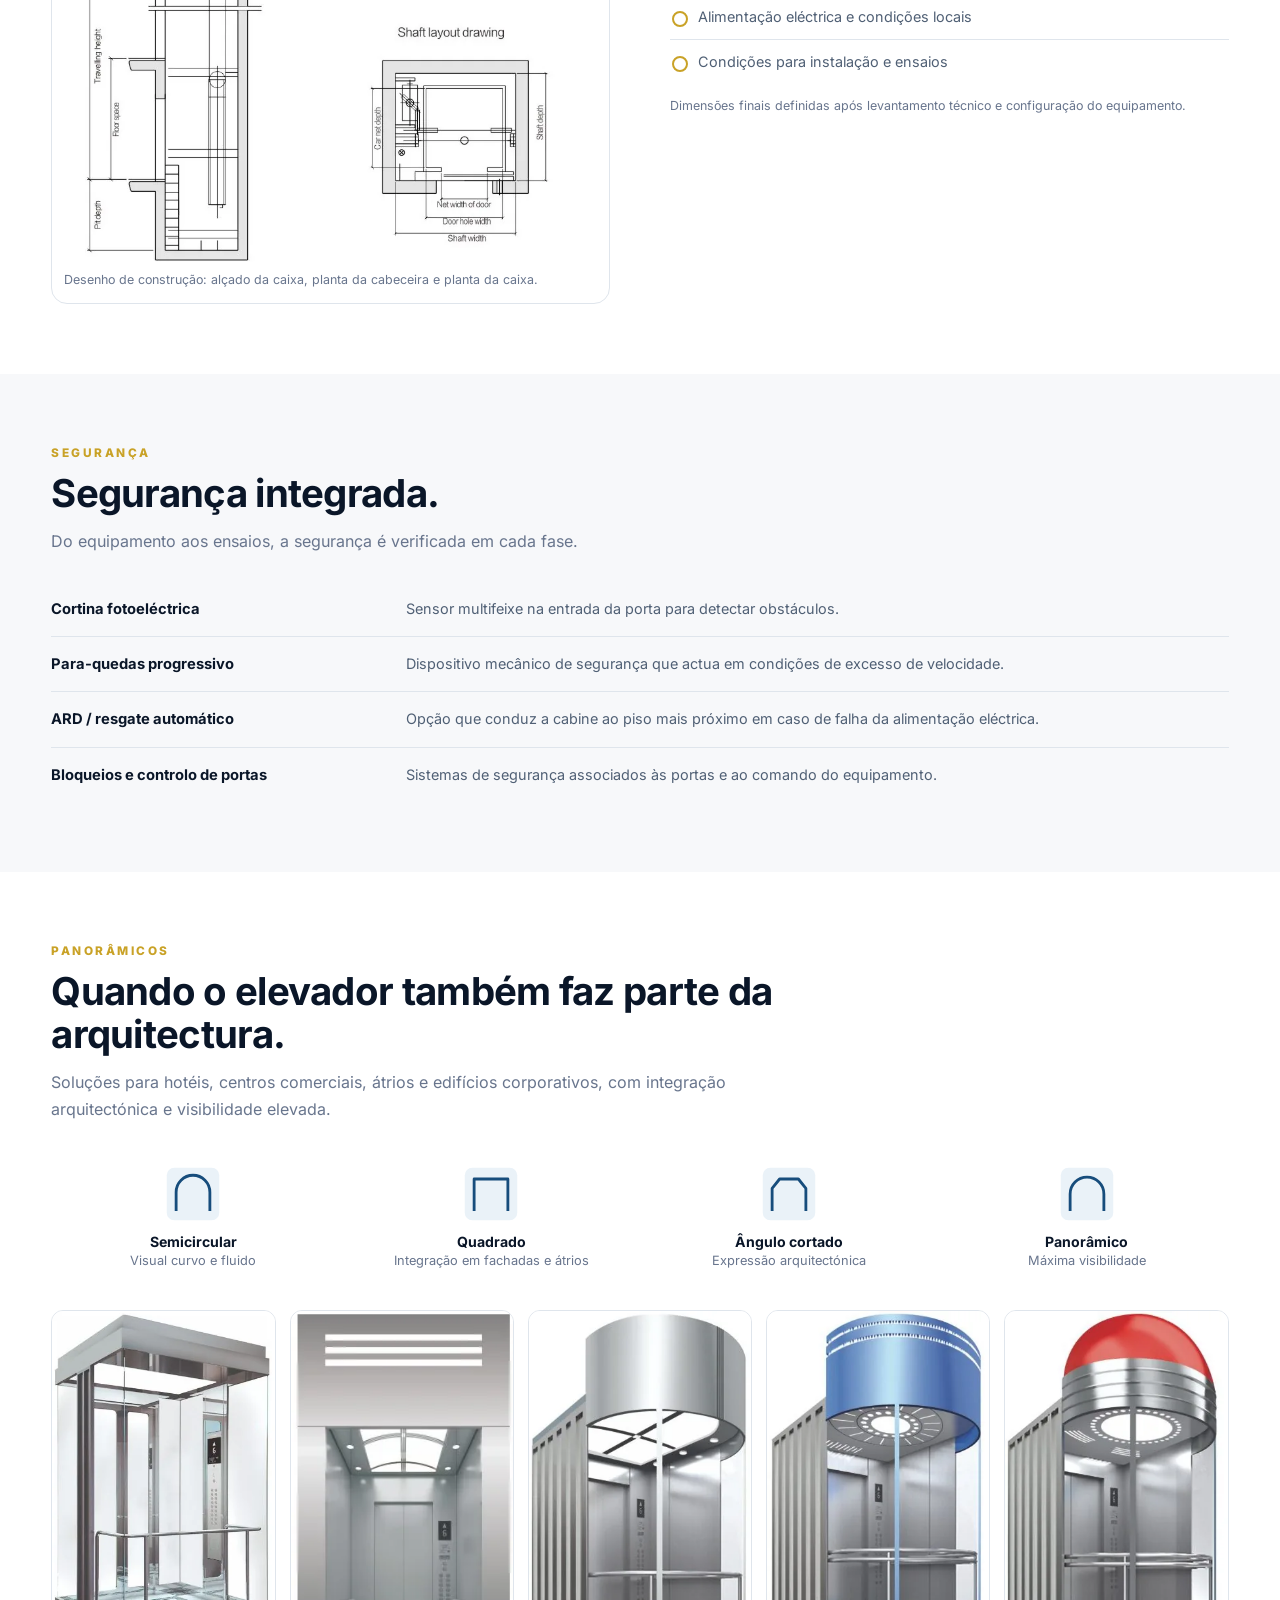
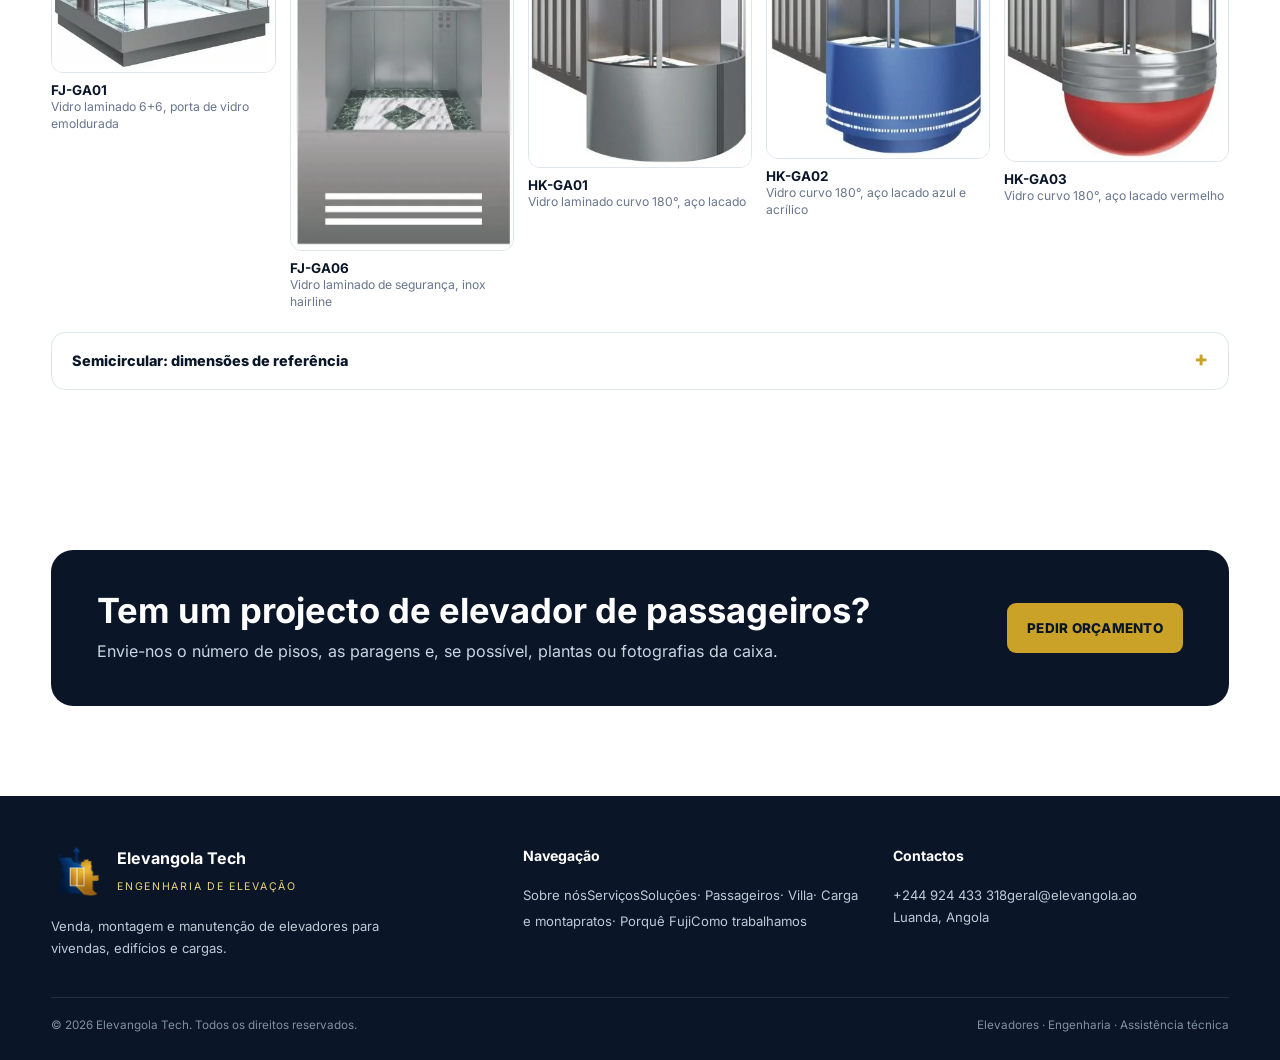
<file: passageiros.html>
<!doctype html><html lang="pt-PT"><head><meta charset="utf-8"><meta name="viewport" content="width=device-width,initial-scale=1"><title>Elevadores de passageiros | Elevangola Tech</title><meta name="description" content="Elevadores de passageiros Fuji HK: tracção gearless, controlo VVVF, sem casa de máquinas. Cabines, painéis, dimensões de caixa e requisitos de obra."><meta name="theme-color" content="#0a1628"><link rel="preload" href="assets/fonts/inter-var-latin.woff2" as="font" type="font/woff2" crossorigin><link rel="preload" as="image" href="assets/img/cab-kt-2104.webp"><link rel="stylesheet" href="assets/styles.css"></head><body><svg width="0" height="0" style="position:absolute" aria-hidden="true"><symbol id="i-heart" viewBox="0 0 24 24"><path d="M12 21s-7.5-4.6-9.6-9.2C.9 8.4 2.7 4.5 6.3 4.5c2 0 3.5 1 4.5 2.4h2.4c1-1.4 2.5-2.4 4.5-2.4 3.6 0 5.4 3.9 3.9 7.3C19.5 16.4 12 21 12 21z" stroke-linejoin="round"/></symbol></svg><header><div class="container nav"><a class="logo" href="index.html"><img src="assets/logo_elevangola.png" alt="Elevangola Tech" width="48" height="47"><div><strong>Elevangola Tech</strong><span>Engenharia de Elevação</span></div></a><button class="menu-btn" onclick="toggleMenu()" aria-label="Abrir menu">☰</button><nav class="navlinks"><a href="index.html">Início</a><a href="sobre.html">Sobre nós</a><a href="servicos.html">Serviços</a><a class="active" href="solucoes.html">Soluções</a><a href="processo.html">Como trabalhamos</a><a href="contactos.html" class="nav-cta">Pedir orçamento</a></nav></div></header><nav class="solnav" aria-label="Soluções"><div class="container"><a href="solucoes.html" class="">Todas as soluções</a><a href="passageiros.html" class="on">Passageiros</a><a href="villa.html" class="">Villa</a><a href="carga.html" class="">Carga e montapratos</a><a href="fuji.html" class="">Porquê Fuji</a></div></nav><section class="page-hero media dynamic-slider" data-slider="page"><div class="container ph-grid"><div><div class="slide active"><div class="eyebrow">Elevadores de passageiros</div><h1>Conforto de viagem, baixo consumo e <em>segurança integrada.</em></h1><p>Tracção gearless de ímanes permanentes, controlo vectorial VVVF e solução sem casa de máquinas, para edifícios residenciais, comerciais, hoteleiros e corporativos.</p></div><div class="slide"><div class="eyebrow">Experiência técnica</div><h1>Conhecimento de campo <em>aplicado ao seu projecto.</em></h1><p>A nossa equipa reúne experiência profissional em montagem, pós-venda, revisões, ensaios e manutenção de elevadores.</p></div><div class="slide"><div class="eyebrow">Elevangola Tech</div><h1>Engenharia de elevação com <em>presença em Angola.</em></h1><p>A experiência profissional da nossa equipa inclui instalações de elevadores em todas as províncias de Angola.</p></div><div class="slider-dots"><button class="active" aria-label="Banner 1"></button><button aria-label="Banner 2"></button><button aria-label="Banner 3"></button></div></div><div class="ph-media "><div class="doorframe "><img src="assets/img/cab-kt-2104.webp" width="400" height="596" alt="Cabine standard Fuji HK-KT-2104" fetchpriority="high" ><i class="door l"></i><i class="door r"></i></div></div></div><button type="button" class="scrollcue" aria-label="Continuar a ler, role para baixo"><span>Role para baixo</span><svg viewBox="0 0 24 24" aria-hidden="true"><path d="M6 9l6 6 6-6"/></svg></button></section>
<div class="trust"><div class="container trust-grid"><div class="trust-item"><strong>400–1.600 kg</strong><span>Capacidade típica</span></div><div class="trust-item"><strong>4 a 21 passageiros</strong><span>Configurações de catálogo</span></div><div class="trust-item"><strong>0,4–4,0 m/s</strong><span>Velocidade, conforme o projecto</span></div><div class="trust-item"><strong>MRL</strong><span>Sem casa de máquinas dedicada</span></div></div></div>
<section class="sec-tight" id="beneficios"><div class="container"><div class="section-head"><div class="kicker">Benefícios</div><h2>O que o cliente ganha.</h2><p>Os benefícios resultam do conjunto máquina, controlo e portas. Valores indicados pelo fabricante.</p></div>
<div class="cols3">
<div><h3>Poupança e ambiente</h3><ul>
<li><b>Mais de 33% de poupança de energia*</b> com a máquina gearless de ímanes permanentes e controlo de frequência variável.</li>
<li><b>Realimentação de energia (LHEC):</b> recupera e reutiliza até 30% da energia consumida.</li>
<li><b>Iluminação LED automática:</b> apaga com o elevador parado e acende com a chamada.</li>
<li><b>Sem lubrificante:</b> a máquina dispensa renovação de óleo e evita poluição por massa.</li>
<li><b>Purificação do ar:</b> função de esterilização por aniões que reduz partículas PM2,5.</li></ul></div>
<div><h3>Conforto e desempenho</h3><ul>
<li><b>Viagem suave:</b> o controlo VVVF ajusta a curva de velocidade em tempo real.</li>
<li><b>Paragem precisa</b> ao nível do piso.</li>
<li><b>Silêncio:</b> funcionamento abaixo de 50 dB, segundo o fabricante.</li>
<li><b>Controlo de grupo:</b> escolhe o elevador mais adequado a cada chamada e reduz as esperas.</li>
<li><b>Aviso de voz:</b> anuncia o piso seguinte antes de a porta fechar.</li></ul></div>
<div><h3>Manutenção e segurança</h3><ul>
<li><b>Diagnóstico inteligente</b> e comunicação CANBUS para manutenção preventiva.</li>
<li><b>Monitorização em rede</b> numa plataforma online.</li>
<li><b>Cortina fotoeléctrica</b> multifeixe na porta.</li>
<li><b>Para-quedas progressivo</b> e bloqueios de porta.</li>
<li><b>ARD:</b> resgate automático ao piso mais próximo em falha de energia (opção).</li></ul></div></div>
<p class="note">*Valor da documentação técnica do fabricante; o desempenho depende da configuração e das condições de operação.</p></div></section>
<section class="sec-tight soft" id="tecnologia"><div class="container"><div class="section-head"><div class="kicker">Tecnologia</div><h2>O elevador por dentro.</h2><p>Uma solução MRL concebida para optimizar espaço, conforto de viagem, eficiência energética e manutenção.</p></div>
<div class="split" style="align-items:start"><figure class="figbox"><img src="assets/img/cutaway.webp" width="615" height="1170" alt="Corte de um elevador de passageiros MRL" loading="lazy" decoding="async" ><figcaption>Corte do elevador de passageiros MRL.</figcaption></figure><div>
<div class="tech"><img src="assets/img/ico-control.webp" width="248" height="162" alt="Sistema de controlo" loading="lazy" decoding="async" ><div><h4>Sistema de controlo inteligente</h4><p>Controlo vectorial de malha fechada, com controlo de distância e estacionamento directo. CANBUS, multi-CPU e 32 bits. Manutenção mais simples do que nos sistemas convencionais.</p></div></div>
<div class="tech"><img src="assets/img/ico-machine.webp" width="248" height="178" alt="Máquina de tracção" loading="lazy" decoding="async" ><div><h4>Máquina de tracção PM gearless</h4><p>Motor síncrono de ímanes permanentes, sem engrenagens, com transmissão coaxial. Arranque e paragem suaves, baixo ruído e pouca vibração.</p></div></div>
<div class="tech"><img src="assets/img/ico-door.webp" width="248" height="88" alt="Operador de porta" loading="lazy" decoding="async" ><div><h4>Operador de porta avançado</h4><p>Controlo de frequência variável com detector de carga de autoaprendizagem, que ajusta a velocidade de abertura e fecho em cada piso.</p></div></div>
<div class="tech"><div></div><div><h4>Protecção da porta</h4><p>Detector de porta, detector na área da porta da cabine, cortina fotoeléctrica com sinal de fecho e detector de linha.</p></div></div>
</div></div></div></section>
<section class="sec-tight" id="cabines"><div class="container"><div class="section-head"><div class="kicker">Variantes de cabine</div><h2>Escolha o ambiente e guarde as suas favoritas.</h2><p>A cabine standard é a HK-KT-2104, em inox hairline. As restantes são opcionais. Toque no coração para guardar e envie-nos a lista.</p></div>
<div class="chips" role="group" aria-label="Filtrar cabines"><button aria-pressed="true" data-cat="all">Todas (25)</button><button aria-pressed="false" data-cat="0">Inox e espelho (8)</button><button aria-pressed="false" data-cat="1">Madeira (3)</button><button aria-pressed="false" data-cat="2">Champagne e gold (5)</button><button aria-pressed="false" data-cat="3">Black e titanium (6)</button><button aria-pressed="false" data-cat="4">Tons quentes (3)</button></div>
<div class="cabgrid"><article class="cab" data-cat="0" data-code="HK-KT-2104"><img src="assets/img/cab-kt-2104.webp" width="400" height="596" alt="Cabine HK-KT-2104" loading="lazy" decoding="async" ><button class="fav" aria-pressed="false" aria-label="Guardar cabine HK-KT-2104"><svg><use href="#i-heart"/></svg></button><div class="in"><div class="code">HK-KT-2104</div><div class="nm">Standard</div><details><summary>Ver acabamentos</summary><p><b>Tecto:</b> Aço pulverizado prata diamante com placa acrílica transparente (HK-DTA01).<br><b>Paredes:</b> Inox hairline.<br><b>Porta:</b> Inox hairline.<br><b>Piso:</b> PVC (FJ-B01).</p></details></div></article><article class="cab" data-cat="0" data-code="HK-KT-2106"><img src="assets/img/cab-kt-2106.webp" width="314" height="464" alt="Cabine HK-KT-2106" loading="lazy" decoding="async" ><button class="fav" aria-pressed="false" aria-label="Guardar cabine HK-KT-2106"><svg><use href="#i-heart"/></svg></button><div class="in"><div class="code">HK-KT-2106</div><div class="nm">Executiva standard</div><details><summary>Ver acabamentos</summary><p><b>Tecto:</b> Aço pulverizado prata diamante com placa acrílica (HK-DDB05).<br><b>Paredes:</b> Inox hairline nas laterais; inox gravado espelhado ao centro do fundo.<br><b>Porta:</b> Inox hairline.<br><b>Piso:</b> PVC (FJ-B01).</p></details></div></article><article class="cab" data-cat="1" data-code="HK-KT-2107"><img src="assets/img/cab-kt-2107.webp" width="314" height="464" alt="Cabine HK-KT-2107" loading="lazy" decoding="async" ><button class="fav" aria-pressed="false" aria-label="Guardar cabine HK-KT-2107"><svg><use href="#i-heart"/></svg></button><div class="in"><div class="code">HK-KT-2107</div><div class="nm">Executiva / madeira</div><details><summary>Ver acabamentos</summary><p><b>Tecto:</b> Aço prata diamante com acrílico translúcido (HK-DTA21).<br><b>Paredes:</b> Fundo em inox espelhado e chapa cinza; laterais com veio de madeira; frente em inox hairline.<br><b>Porta:</b> Inox hairline.<br><b>Piso:</b> PVC (FJ-B57); mármore ou tijoleira opcional.</p></details></div></article><article class="cab" data-cat="0" data-code="HK-JX12-4"><img src="assets/img/cab-jx12-4.webp" width="314" height="464" alt="Cabine HK-JX12-4" loading="lazy" decoding="async" ><button class="fav" aria-pressed="false" aria-label="Guardar cabine HK-JX12-4"><svg><use href="#i-heart"/></svg></button><div class="in"><div class="code">HK-JX12-4</div><div class="nm">Contemporânea</div><details><summary>Ver acabamentos</summary><p><b>Tecto:</b> Aço prata diamante com acrílico translúcido (HK-DTA23).<br><b>Paredes:</b> Inox hairline nas laterais; inox gravado espelhado ao centro do fundo.<br><b>Porta:</b> Inox com linhas.<br><b>Piso:</b> PVC (FJ-B01).</p></details></div></article><article class="cab" data-cat="0" data-code="HK-JX12-11"><img src="assets/img/cab-jx12-11.webp" width="314" height="464" alt="Cabine HK-JX12-11" loading="lazy" decoding="async" ><button class="fav" aria-pressed="false" aria-label="Guardar cabine HK-JX12-11"><svg><use href="#i-heart"/></svg></button><div class="in"><div class="code">HK-JX12-11</div><div class="nm">Standard moderna</div><details><summary>Ver acabamentos</summary><p><b>Tecto:</b> Inox hairline decorativo, downlights e anel luminoso (HK-DTA52).<br><b>Paredes:</b> Inox hairline nas laterais; inox gravado espelhado ao centro do fundo.<br><b>Porta:</b> Inox hairline.<br><b>Piso:</b> PVC (FJ-B54).</p></details></div></article><article class="cab" data-cat="0" data-code="HK-KT-2108"><img src="assets/img/cab-kt-2108.webp" width="314" height="464" alt="Cabine HK-KT-2108" loading="lazy" decoding="async" ><button class="fav" aria-pressed="false" aria-label="Guardar cabine HK-KT-2108"><svg><use href="#i-heart"/></svg></button><div class="in"><div class="code">HK-KT-2108</div><div class="nm">Premium</div><details><summary>Ver acabamentos</summary><p><b>Tecto:</b> Aço prata diamante com acrílico (HK-DTA11).<br><b>Paredes:</b> Fundo em inox espelhado gravado; laterais em chapa cinza com padrão moderno; frente em inox espelhado.<br><b>Porta:</b> Inox espelhado.<br><b>Piso:</b> PVC (FJ-B38); mármore ou tijoleira opcional.</p></details></div></article><article class="cab" data-cat="2" data-code="HK-C52Z09"><img src="assets/img/cab-c52z09.webp" width="314" height="464" alt="Cabine HK-C52Z09" loading="lazy" decoding="async" ><button class="fav" aria-pressed="false" aria-label="Guardar cabine HK-C52Z09"><svg><use href="#i-heart"/></svg></button><div class="in"><div class="code">HK-C52Z09</div><div class="nm">Premium gold</div><details><summary>Ver acabamentos</summary><p><b>Tecto:</b> Painel metálico branco com faixa LED e downlight (HK-DTA91).<br><b>Paredes:</b> Inox espelhado ao centro do fundo; laterais em champagne gold.<br><b>Porta:</b> Inox espelhado.<br><b>Piso:</b> PVC (FJ-B62); mármore opcional.</p></details></div></article><article class="cab" data-cat="3" data-code="HK-C52Z12"><img src="assets/img/cab-c52z12.webp" width="314" height="464" alt="Cabine HK-C52Z12" loading="lazy" decoding="async" ><button class="fav" aria-pressed="false" aria-label="Guardar cabine HK-C52Z12"><svg><use href="#i-heart"/></svg></button><div class="in"><div class="code">HK-C52Z12</div><div class="nm">Black / titanium</div><details><summary>Ver acabamentos</summary><p><b>Tecto:</b> Aço revestido branco com linha luminosa (HK-Z08D).<br><b>Paredes:</b> Painéis de metal com efeito de cor pérola; painel central escuro no fundo; frente em inox espelhado.<br><b>Porta:</b> Inox espelhado.<br><b>Piso:</b> PVC (FJ-B64); mármore opcional.</p></details></div></article><article class="cab" data-cat="4" data-code="HK-C52Z13"><img src="assets/img/cab-c52z13.webp" width="314" height="464" alt="Cabine HK-C52Z13" loading="lazy" decoding="async" ><button class="fav" aria-pressed="false" aria-label="Guardar cabine HK-C52Z13"><svg><use href="#i-heart"/></svg></button><div class="in"><div class="code">HK-C52Z13</div><div class="nm">Premium warm</div><details><summary>Ver acabamentos</summary><p><b>Tecto:</b> Painel metálico amarelo claro com textura de tecido e faixa LED (HK-DTA93).<br><b>Paredes:</b> Painéis metálicos com textura de tecido; painel central em tom chá/dourado.<br><b>Porta:</b> Inox espelhado.<br><b>Piso:</b> PVC (FJ-B36); mármore opcional.</p></details></div></article><article class="cab" data-cat="2" data-code="HK-21Z05"><img src="assets/img/cab-21z05.webp" width="314" height="464" alt="Cabine HK-21Z05" loading="lazy" decoding="async" ><button class="fav" aria-pressed="false" aria-label="Guardar cabine HK-21Z05"><svg><use href="#i-heart"/></svg></button><div class="in"><div class="code">HK-21Z05</div><div class="nm">Champagne gold</div><details><summary>Ver acabamentos</summary><p><b>Tecto:</b> Moldura champagne gold com painel translúcido (HD-DTA40).<br><b>Paredes:</b> Inox espelhado champagne gold; painel central gravado no fundo.<br><b>Porta:</b> Inox espelhado champagne gold.<br><b>Piso:</b> PVC (FJ-B39).</p></details></div></article><article class="cab" data-cat="2" data-code="HK-21Z07"><img src="assets/img/cab-21z07.webp" width="314" height="464" alt="Cabine HK-21Z07" loading="lazy" decoding="async" ><button class="fav" aria-pressed="false" aria-label="Guardar cabine HK-21Z07"><svg><use href="#i-heart"/></svg></button><div class="in"><div class="code">HK-21Z07</div><div class="nm">Champagne jateado</div><details><summary>Ver acabamentos</summary><p><b>Tecto:</b> Inox espelhado champagne com placa acrílica (HK-DTA42).<br><b>Paredes:</b> Champagne jateado com centro espelhado gravado; laterais com placa marmoreada.<br><b>Porta:</b> Inox espelhado champagne.<br><b>Piso:</b> PVC (FJ-B39); mármore ou tijoleira opcional.</p></details></div></article><article class="cab" data-cat="2" data-code="HK-21Z08"><img src="assets/img/cab-21z08.webp" width="314" height="464" alt="Cabine HK-21Z08" loading="lazy" decoding="async" ><button class="fav" aria-pressed="false" aria-label="Guardar cabine HK-21Z08"><svg><use href="#i-heart"/></svg></button><div class="in"><div class="code">HK-21Z08</div><div class="nm">Latão antigo</div><details><summary>Ver acabamentos</summary><p><b>Tecto:</b> Moldura em inox latão antigo jateado com faixa LED oculta (HK-DTA43).<br><b>Paredes:</b> Inox latão antigo jateado; luz linear LED no fundo.<br><b>Porta:</b> Inox espelhado latão antigo.<br><b>Piso:</b> PVC (FJ-B39); mármore ou tijoleira opcional.</p></details></div></article><article class="cab" data-cat="3" data-code="HK-21Z14"><img src="assets/img/cab-21z14.webp" width="314" height="464" alt="Cabine HK-21Z14" loading="lazy" decoding="async" ><button class="fav" aria-pressed="false" aria-label="Guardar cabine HK-21Z14"><svg><use href="#i-heart"/></svg></button><div class="in"><div class="code">HK-21Z14</div><div class="nm">Geométrica</div><details><summary>Ver acabamentos</summary><p><b>Tecto:</b> Branco brilhante decorativo com spots e luz linear (HK-DTA48).<br><b>Paredes:</b> Fundo com painel irregular e luz linear; laterais em inox espelhado titanium preto.<br><b>Porta:</b> Inox espelhado.<br><b>Piso:</b> PVC (FJ-B44); mármore ou tijoleira opcional.</p></details></div></article><article class="cab" data-cat="0" data-code="HK-21Z15"><img src="assets/img/cab-21z15.webp" width="314" height="464" alt="Cabine HK-21Z15" loading="lazy" decoding="async" ><button class="fav" aria-pressed="false" aria-label="Guardar cabine HK-21Z15"><svg><use href="#i-heart"/></svg></button><div class="in"><div class="code">HK-21Z15</div><div class="nm">Inox e arte</div><details><summary>Ver acabamentos</summary><p><b>Tecto:</b> Aço lacado com luz linear embutida (HK-DTA49).<br><b>Paredes:</b> Inox espelhado com painéis decorativos cinza verticais.<br><b>Porta:</b> Inox espelhado.<br><b>Piso:</b> PVC (J-B44); mármore ou tijoleira opcional.</p></details></div></article><article class="cab" data-cat="3" data-code="HK-21Z20"><img src="assets/img/cab-21z20.webp" width="314" height="464" alt="Cabine HK-21Z20" loading="lazy" decoding="async" ><button class="fav" aria-pressed="false" aria-label="Guardar cabine HK-21Z20"><svg><use href="#i-heart"/></svg></button><div class="in"><div class="code">HK-21Z20</div><div class="nm">Titanium gravado</div><details><summary>Ver acabamentos</summary><p><b>Tecto:</b> Placa acrílica translúcida com lâmpada simples (HK-DTA54).<br><b>Paredes:</b> Inox espelhado titanium preto gravado ao centro; inox hairline auxiliar.<br><b>Porta:</b> Inox hairline.<br><b>Piso:</b> PVC (FJ-B44).</p></details></div></article><article class="cab" data-cat="4" data-code="HK-23Z02"><img src="assets/img/cab-23z02.webp" width="314" height="464" alt="Cabine HK-23Z02" loading="lazy" decoding="async" ><button class="fav" aria-pressed="false" aria-label="Guardar cabine HK-23Z02"><svg><use href="#i-heart"/></svg></button><div class="in"><div class="code">HK-23Z02</div><div class="nm">Marfim</div><details><summary>Ver acabamentos</summary><p><b>Tecto:</b> Rebordo metálico preto com luz frontal LED (HK-Z02D).<br><b>Paredes:</b> Aço com textura de couro marfim claro e linha espelhada titanium preto.<br><b>Porta:</b> Aço textura marfim.<br><b>Piso:</b> PVC (HK-Z02P); mármore ou tijoleira opcional.</p></details></div></article><article class="cab" data-cat="3" data-code="HK-23Z03"><img src="assets/img/cab-23z03.webp" width="314" height="464" alt="Cabine HK-23Z03" loading="lazy" decoding="async" ><button class="fav" aria-pressed="false" aria-label="Guardar cabine HK-23Z03"><svg><use href="#i-heart"/></svg></button><div class="in"><div class="code">HK-23Z03</div><div class="nm">Black titanium</div><details><summary>Ver acabamentos</summary><p><b>Tecto:</b> Inox hairline titanium preto com downlight LED (HK-Z03D).<br><b>Paredes:</b> Fundo em inox espelhado titanium preto; laterais hairline titanium preto com luz linear branca.<br><b>Porta:</b> Hairline titanium preto.<br><b>Piso:</b> PVC (HK-Z03P); mármore ou tijoleira opcional.</p></details></div></article><article class="cab" data-cat="1" data-code="HK-23Z04"><img src="assets/img/cab-23z04.webp" width="314" height="464" alt="Cabine HK-23Z04" loading="lazy" decoding="async" ><button class="fav" aria-pressed="false" aria-label="Guardar cabine HK-23Z04"><svg><use href="#i-heart"/></svg></button><div class="in"><div class="code">HK-23Z04</div><div class="nm">Madeira e inox</div><details><summary>Ver acabamentos</summary><p><b>Tecto:</b> Banda de alumínio com luz LED linear e downlight (HK-Z04D).<br><b>Paredes:</b> Chapa com veio de madeira clara ao centro; inox espelhado auxiliar; frente em inox espelhado.<br><b>Porta:</b> Inox espelhado.<br><b>Piso:</b> PVC (HK-Z04P); mármore ou tijoleira opcional.</p></details></div></article><article class="cab" data-cat="3" data-code="HK-23Z12"><img src="assets/img/cab-23z12.webp" width="314" height="464" alt="Cabine HK-23Z12" loading="lazy" decoding="async" ><button class="fav" aria-pressed="false" aria-label="Guardar cabine HK-23Z12"><svg><use href="#i-heart"/></svg></button><div class="in"><div class="code">HK-23Z12</div><div class="nm">Titanium e pedra</div><details><summary>Ver acabamentos</summary><p><b>Tecto:</b> Titanium preto espelhado com faixa LED oculta e spots (HK-Z12D).<br><b>Paredes:</b> Fundo em titanium preto com vidro artístico; laterais em chapa amarelada e titanium preto.<br><b>Porta:</b> Titanium preto escovado.<br><b>Piso:</b> PVC (HK-Z12P); mármore ou tijoleira opcional.</p></details></div></article><article class="cab" data-cat="3" data-code="HK-BT-2314"><img src="assets/img/cab-bt-2314.webp" width="314" height="464" alt="Cabine HK-BT-2314" loading="lazy" decoding="async" ><button class="fav" aria-pressed="false" aria-label="Guardar cabine HK-BT-2314"><svg><use href="#i-heart"/></svg></button><div class="in"><div class="code">HK-BT-2314</div><div class="nm">Black titanium tecido</div><details><summary>Ver acabamentos</summary><p><b>Tecto:</b> Inox hairline titanium preto com superfície tipo tecido (HK-DTA82).<br><b>Paredes:</b> Hairline titanium preto com textura de tecido e iluminação oculta no rodapé.<br><b>Porta:</b> Hairline titanium preto.<br><b>Piso:</b> PVC (FJ-B44).</p></details></div></article><article class="cab" data-cat="2" data-code="FJ-JXA02"><img src="assets/img/cab-jxa02.webp" width="314" height="464" alt="Cabine FJ-JXA02" loading="lazy" decoding="async" ><button class="fav" aria-pressed="false" aria-label="Guardar cabine FJ-JXA02"><svg><use href="#i-heart"/></svg></button><div class="in"><div class="code">FJ-JXA02</div><div class="nm">Titanium gold</div><details><summary>Ver acabamentos</summary><p><b>Tecto:</b> Inox hairline titanium gold.<br><b>Paredes:</b> Inox espelhado gravado cor cobre antigo e espelho de vidro; corrimão em tubo inox com madeira.<br><b>Piso:</b> PVC (FJ-B13); mármore opcional.</p></details></div></article><article class="cab" data-cat="1" data-code="HK-23Z14"><img src="assets/img/cab-23z14.webp" width="314" height="464" alt="Cabine HK-23Z14" loading="lazy" decoding="async" ><button class="fav" aria-pressed="false" aria-label="Guardar cabine HK-23Z14"><svg><use href="#i-heart"/></svg></button><div class="in"><div class="code">HK-23Z14</div><div class="nm">Madeira e mármore</div><details><summary>Ver acabamentos</summary><p><b>Tecto:</b> Inox hairline natural com LED embutido e moldura titanium preto (HK-Z14D).<br><b>Paredes:</b> Fundo em inox espelhado com faixas de madeira; laterais e frente em chapa com veio de madeira.<br><b>Porta:</b> Chapa com veio de madeira.<br><b>Piso:</b> PVC (HK-Z14P); mármore ou tijoleira opcional.</p></details></div></article><article class="cab" data-cat="4" data-code="HK-23Z17"><img src="assets/img/cab-23z17.webp" width="314" height="464" alt="Cabine HK-23Z17" loading="lazy" decoding="async" ><button class="fav" aria-pressed="false" aria-label="Guardar cabine HK-23Z17"><svg><use href="#i-heart"/></svg></button><div class="in"><div class="code">HK-23Z17</div><div class="nm">Bronze e madeira</div><details><summary>Ver acabamentos</summary><p><b>Tecto:</b> Inox titanium preto com acrílico leitoso UV (HK-Z17D).<br><b>Paredes:</b> Fundo em inox jateado com arte natural; laterais em folheado de madeira modelado.<br><b>Porta:</b> Hairline preto.<br><b>Piso:</b> PVC (HK-Z17P); mármore ou tijoleira opcional.</p></details></div></article><article class="cab" data-cat="0" data-code="FJ-JXA11"><img src="assets/img/cab-jxa11.webp" width="314" height="464" alt="Cabine FJ-JXA11" loading="lazy" decoding="async" ><button class="fav" aria-pressed="false" aria-label="Guardar cabine FJ-JXA11"><svg><use href="#i-heart"/></svg></button><div class="in"><div class="code">FJ-JXA11</div><div class="nm">Inox com corrimão</div><details><summary>Ver acabamentos</summary><p><b>Tecto:</b> Moldura em inox espelhado titanium preto com downlight e painel LED multicor.<br><b>Paredes:</b> Inox hairline e titanium preto espelhado; corrimão em tubo inox.<br><b>Piso:</b> PVC standard; mármore opcional.</p></details></div></article><article class="cab" data-cat="0" data-code="FJ-JXA12"><img src="assets/img/cab-jxa12.webp" width="314" height="464" alt="Cabine FJ-JXA12" loading="lazy" decoding="async" ><button class="fav" aria-pressed="false" aria-label="Guardar cabine FJ-JXA12"><svg><use href="#i-heart"/></svg></button><div class="in"><div class="code">FJ-JXA12</div><div class="nm">Inox com corrimão</div><details><summary>Ver acabamentos</summary><p><b>Tecto:</b> Decoração luminosa acrílica com inox espelhado.<br><b>Paredes:</b> Inox hairline e inox espelhado; corrimão hairline.<br><b>Piso:</b> PVC standard; mármore opcional.</p></details></div></article></div>
<p class="note">Piso em PVC de série; mármore ou tijoleira como opção nos modelos indicados. Altura da cabine: 2,4 m. Modelos e combinações sujeitos à configuração e à disponibilidade do equipamento.</p></div></section>
<div class="cabbar" role="region" aria-label="Cabines guardadas"><div class="t"><b class="n"></b><small class="list"></small></div><a class="btn btn-gold fm" href="contactos.html">PEDIR ORÇAMENTO</a><a class="btn btn-outline wa" href="https://wa.me/244924433318" target="_blank" rel="noopener">WHATSAPP</a><button class="clear" type="button">Limpar</button></div>
<section class="sec-tight soft" id="paineis"><div class="container"><div class="section-head"><div class="kicker">Painéis e portas</div><h2>Painéis de comando e portas de patamar.</h2><p>O painel integrado é o standard. Painéis separados, ecrãs multimédia e acabamentos de porta são opcionais.</p></div>
<div class="two"><figure class="figbox"><img src="assets/img/panels-std.webp" width="520" height="1010" alt="Painéis de comando standard" loading="lazy" decoding="async" style="max-width:340px;margin:auto"><figcaption>Painel integrado HK-C12 (standard), botoneiras XBZ5A e X20A, painel separado HK-CBZ5A e ecrãs multimédia opcionais.</figcaption></figure><figure class="figbox"><img src="assets/img/panels-opt.webp" width="520" height="1301" alt="Painéis opcionais" loading="lazy" decoding="async" style="max-width:320px;margin:auto"><figcaption>Painéis opcionais FJ-C01 e FJ-C02 e caixas de chamada FJ-X01A, FJ-X02A e FJ-X02B.</figcaption></figure></div>
<ul class="rows mt"><li><b>Painel de cabine</b><span>Integrado HK-C12 (standard) ou separado HK-CBZ5A. Botoneiras sem caixa inferior XBZ1, XBZ5A e X20A. Ecrã LCD azul opcional. Painel suspenso HK-C04 para pessoas com mobilidade reduzida.</span></li><li><b>Ecrã multimédia</b><span>Opcional (FHKP30): FFA-YD360-7D, FFA-YD360-8D e FFA-YD360-104D.</span></li><li><b>Patamar</b><span>Caixas de chamada FJ-LCDB, indicador FJ-LCDA e lanternas de direcção FJ-DL01 a FJ-DL04.</span></li><li><b>Corrimãos opcionais</b><span>FJ-FS01, FJ-FS02, FJ-FS03, FJ-FS04, FJ-FS05 e FJ-FS01W.</span></li></ul>
<div class="two mt"><figure class="figbox"><img src="assets/img/landing-doors.webp" width="900" height="355" alt="Portas de patamar HK-M01 a HK-M04" loading="lazy" decoding="async" ><figcaption>Portas de patamar HK-M01 a HK-M04: espelho, gravado, inox, reentrância dourada e pulverizado.</figcaption></figure><figure class="figbox"><img src="assets/img/hall-decor.webp" width="800" height="734" alt="Decoração de portas HK-TM-2106 a 2113" loading="lazy" decoding="async" ><figcaption>Decoração de porta de patamar HK-TM-2106 a HK-TM-2113: champagne gold, bronze gravado e rose gold.</figcaption></figure></div>
<details class="more" id="tectos"><summary>Séries de tectos (25 modelos)</summary><div class="in"><div class="two"><figure class="figbox"><img src="assets/img/ceil-a.webp" width="900" height="1040" alt="Tectos HK-DTA01 a HK-DTA12" loading="lazy" decoding="async" ><figcaption>Série HK-DTA01 a HK-DTA12.</figcaption></figure><figure class="figbox"><img src="assets/img/ceil-b.webp" width="900" height="972" alt="Tectos HK-DT01 a HK-DT13" loading="lazy" decoding="async" ><figcaption>Série HK-DT01 a HK-DT13.</figcaption></figure></div></div></details></div></section>
<section class="sec-tight" id="caixa"><div class="container"><div class="section-head"><div class="kicker">Obra</div><h2>Dimensões da caixa e preparação da obra.</h2><p>O levantamento técnico confirma as dimensões e as condições reais da caixa antes da encomenda e da instalação.</p></div>
<h3 class="sub">Elevador sem casa de máquinas (MRL)</h3><div class="tblwrap"><table class="tbl"><thead><tr><th class="c">Pessoas</th><th class="c">Capacidade (kg)</th><th class="c">Velocidade (m/s)</th><th class="">Cabine C×P×A (mm)</th><th class="">Porta L×A (mm)</th><th class="">Caixa L×P (mm)</th><th class="c">Cabeceira (mm)</th><th class="c">Fosso (mm)</th></tr></thead><tbody><tr class=""><td class="c tnum" rowspan="1">6</td><td class="c" rowspan="1">450</td><td class="c">1,0</td><td rowspan="1">1100×1100×2300</td><td rowspan="1">800×2100</td><td rowspan="1">2050×1850</td><td class="c">4 200</td><td class="c">1 500</td></tr><tr class="alt"><td class="c tnum" rowspan="2">8</td><td class="c" rowspan="2">630</td><td class="c">1,0</td><td rowspan="2">1400×1100×2300</td><td rowspan="2">800×2100</td><td rowspan="2">2250×1900</td><td class="c">4 200</td><td class="c">1 500</td></tr><tr class="alt"><td class="c">1,5/1,75</td><td class="c">4 400</td><td class="c">1 600</td></tr><tr class=""><td class="c tnum" rowspan="4">10</td><td class="c" rowspan="4">800</td><td class="c">1,0</td><td rowspan="4">1400×1350×2300</td><td rowspan="4">800×2100</td><td rowspan="4">2250×1950</td><td class="c">4 200</td><td class="c">1 500</td></tr><tr class=""><td class="c">1,5/1,75</td><td class="c">4 400</td><td class="c">1 600</td></tr><tr class=""><td class="c">2,0</td><td class="c">4 800</td><td class="c">1 800</td></tr><tr class=""><td class="c">2,5</td><td class="c">4 800</td><td class="c">2 000</td></tr><tr class="alt"><td class="c tnum" rowspan="4">13</td><td class="c" rowspan="4">1 000</td><td class="c">1,0</td><td rowspan="4">1500×1550×2300</td><td rowspan="4">900×2100</td><td rowspan="4">2350×2150</td><td class="c">4 200</td><td class="c">1 500</td></tr><tr class="alt"><td class="c">1,5/1,75</td><td class="c">4 400</td><td class="c">1 600</td></tr><tr class="alt"><td class="c">2,0</td><td class="c">4 800</td><td class="c">1 800</td></tr><tr class="alt"><td class="c">2,5</td><td class="c">4 800</td><td class="c">2 000</td></tr><tr class=""><td class="c tnum" rowspan="4">21</td><td class="c" rowspan="4">1 600</td><td class="c">1,0</td><td rowspan="4">1900×1800×2300</td><td rowspan="4">1100×2100</td><td rowspan="4">2850×2400</td><td class="c">4 500</td><td class="c">1 500</td></tr><tr class=""><td class="c">1,5/1,75</td><td class="c">4 700</td><td class="c">1 600</td></tr><tr class=""><td class="c">2,0</td><td class="c">4 900</td><td class="c">1 800</td></tr><tr class=""><td class="c">2,5</td><td class="c">5 100</td><td class="c">2 000</td></tr><tr class="alt"><td class="c tnum" rowspan="3">26</td><td class="c" rowspan="3">2 000</td><td class="c">1,0</td><td rowspan="3">1900×2200×2300</td><td rowspan="3">1100×2100</td><td rowspan="3">2900×2600</td><td class="c">4 500</td><td class="c">1 500</td></tr><tr class="alt"><td class="c">1,5/1,75</td><td class="c">4 700</td><td class="c">1 600</td></tr><tr class="alt"><td class="c">2,0</td><td class="c">4 900</td><td class="c">1 800</td></tr></tbody></table></div>
<p class="note">Valores de referência; a produção final segue o contrato. Para 3,0 a 4,0 m/s, as dimensões são definidas por projecto. A capacidade de 2.000 kg (26 pessoas) consta da tabela do fabricante.</p>
<div class="split mt2" style="align-items:start"><figure class="figbox"><img src="assets/img/dwg-mrl.webp" width="812" height="794" alt="Desenho de construção MRL" loading="lazy" decoding="async" ><figcaption>Desenho de construção: alçado da caixa, planta da cabeceira e planta da caixa.</figcaption></figure><div><h3 class="sub">O que o levantamento confirma</h3><ul class="checks" style="columns:1"><li>Largura e profundidade da caixa</li><li>Profundidade do poço</li><li>Cabeceira disponível</li><li>Dimensões e tipo de portas</li><li>Posição de acessos e patamares</li><li>Alimentação eléctrica e condições locais</li><li>Condições para instalação e ensaios</li></ul><p class="note">Dimensões finais definidas após levantamento técnico e configuração do equipamento.</p></div></div></div></section>
<section class="sec-tight soft" id="seguranca"><div class="container"><div class="section-head"><div class="kicker">Segurança</div><h2>Segurança integrada.</h2><p>Do equipamento aos ensaios, a segurança é verificada em cada fase.</p></div>
<ul class="rows"><li><b>Cortina fotoeléctrica</b><span>Sensor multifeixe na entrada da porta para detectar obstáculos.</span></li><li><b>Para-quedas progressivo</b><span>Dispositivo mecânico de segurança que actua em condições de excesso de velocidade.</span></li><li><b>ARD / resgate automático</b><span>Opção que conduz a cabine ao piso mais próximo em caso de falha da alimentação eléctrica.</span></li><li><b>Bloqueios e controlo de portas</b><span>Sistemas de segurança associados às portas e ao comando do equipamento.</span></li></ul></div></section>
<section class="sec-tight" id="panoramicos"><div class="container"><div class="section-head"><div class="kicker">Panorâmicos</div><h2>Quando o elevador também faz parte da arquitectura.</h2><p>Soluções para hotéis, centros comerciais, átrios e edifícios corporativos, com integração arquitectónica e visibilidade elevada.</p></div>
<div class="shapes"><div><svg viewBox="0 0 64 64" aria-hidden="true"><rect x="4" y="4" width="56" height="56" rx="8" fill="#eaf2f8"/><path d="M14 50V30a18 18 0 0 1 36 0v20" fill="none" stroke="#174d7c" stroke-width="3" stroke-linejoin="round"/></svg><b>Semicircular</b>Visual curvo e fluido</div><div><svg viewBox="0 0 64 64" aria-hidden="true"><rect x="4" y="4" width="56" height="56" rx="8" fill="#eaf2f8"/><path d="M14 50V16h36v34" fill="none" stroke="#174d7c" stroke-width="3" stroke-linejoin="round"/></svg><b>Quadrado</b>Integração em fachadas e átrios</div><div><svg viewBox="0 0 64 64" aria-hidden="true"><rect x="4" y="4" width="56" height="56" rx="8" fill="#eaf2f8"/><path d="M14 50V26l8-10h20l8 10v24" fill="none" stroke="#174d7c" stroke-width="3" stroke-linejoin="round"/></svg><b>Ângulo cortado</b>Expressão arquitectónica</div><div><svg viewBox="0 0 64 64" aria-hidden="true"><rect x="4" y="4" width="56" height="56" rx="8" fill="#eaf2f8"/><path d="M14 50V32a18 18 0 1 1 36 0v18" fill="none" stroke="#174d7c" stroke-width="3" stroke-linejoin="round"/></svg><b>Panorâmico</b>Máxima visibilidade</div></div>
<div class="obs mt2"><figure><img src="assets/img/obs-fj-ga01.webp" width="357" height="580" alt="Panorâmico FJ-GA01" loading="lazy" decoding="async" ><figcaption><b>FJ-GA01</b>Vidro laminado 6+6, porta de vidro emoldurada</figcaption></figure><figure><img src="assets/img/obs-fj-ga06.webp" width="272" height="660" alt="Panorâmico FJ-GA06" loading="lazy" decoding="async" ><figcaption><b>FJ-GA06</b>Vidro laminado de segurança, inox hairline</figcaption></figure><figure><img src="assets/img/obs-hk-ga01.webp" width="322" height="660" alt="Panorâmico HK-GA01" loading="lazy" decoding="async" ><figcaption><b>HK-GA01</b>Vidro laminado curvo 180°, aço lacado</figcaption></figure><figure><img src="assets/img/obs-hk-ga02.webp" width="328" height="660" alt="Panorâmico HK-GA02" loading="lazy" decoding="async" ><figcaption><b>HK-GA02</b>Vidro curvo 180°, aço lacado azul e acrílico</figcaption></figure><figure><img src="assets/img/obs-hk-ga03.webp" width="326" height="660" alt="Panorâmico HK-GA03" loading="lazy" decoding="async" ><figcaption><b>HK-GA03</b>Vidro curvo 180°, aço lacado vermelho</figcaption></figure></div>
<details class="more"><summary>Semicircular: dimensões de referência</summary><div class="in"><div class="tblwrap"><table class="tbl"><thead><tr><th class="c">Pessoas</th><th class="c">Capacidade (kg)</th><th class="">Cabine C×P×A (mm)</th><th class="">Porta L×A (mm)</th><th class="">Caixa L×P (mm)</th><th class="c">Velocidade (m/s)</th><th class="c">Cabeceira (mm)</th><th class="c">Fosso (mm)</th></tr></thead><tbody><tr class=""><td class="c tnum" rowspan="2">8</td><td class="c" rowspan="2">630</td><td rowspan="2">1100×1600×2300</td><td rowspan="2">700×2100</td><td rowspan="2">2200×2185</td><td class="c">1,0</td><td class="c">4 500</td><td class="c">1 500</td></tr><tr class=""><td class="c">1,5/1,75</td><td class="c">4 700</td><td class="c">1 600</td></tr><tr class="alt"><td class="c tnum" rowspan="4">10</td><td class="c" rowspan="4">800</td><td rowspan="4">1200×1800×2300</td><td rowspan="4">800×2100</td><td rowspan="4">2300×2355</td><td class="c">1,0</td><td class="c">4 500</td><td class="c">1 500</td></tr><tr class="alt"><td class="c">1,5/1,75</td><td class="c">4 700</td><td class="c">1 600</td></tr><tr class="alt"><td class="c">2,0</td><td class="c">4 900</td><td class="c">1 800</td></tr><tr class="alt"><td class="c">2,5</td><td class="c">5 100</td><td class="c">2 000</td></tr><tr class=""><td class="c tnum" rowspan="4">13</td><td class="c" rowspan="4">1 000</td><td rowspan="4">1300×1950×2300</td><td rowspan="4">900×2100</td><td rowspan="4">2400×2535</td><td class="c">1,0</td><td class="c">4 500</td><td class="c">1 500</td></tr><tr class=""><td class="c">1,5/1,75</td><td class="c">4 700</td><td class="c">1 600</td></tr><tr class=""><td class="c">2,0</td><td class="c">4 900</td><td class="c">1 800</td></tr><tr class=""><td class="c">2,5</td><td class="c">5 100</td><td class="c">2 000</td></tr><tr class="alt"><td class="c tnum" rowspan="4">16</td><td class="c" rowspan="4">1 250</td><td rowspan="4">1400×2150×2300</td><td rowspan="4">900×2100</td><td rowspan="4">2500×2600</td><td class="c">1,0</td><td class="c">4 500</td><td class="c">1 500</td></tr><tr class="alt"><td class="c">1,5/1,75</td><td class="c">4 700</td><td class="c">1 600</td></tr><tr class="alt"><td class="c">2,0</td><td class="c">4 900</td><td class="c">1 800</td></tr><tr class="alt"><td class="c">2,5</td><td class="c">5 100</td><td class="c">2 000</td></tr><tr class=""><td class="c tnum" rowspan="4">18</td><td class="c" rowspan="4">1 350</td><td rowspan="4">1500×2150×2300</td><td rowspan="4">1000×2100</td><td rowspan="4">2600×2600</td><td class="c">1,0</td><td class="c">4 500</td><td class="c">1 500</td></tr><tr class=""><td class="c">1,5/1,75</td><td class="c">4 700</td><td class="c">1 600</td></tr><tr class=""><td class="c">2,0</td><td class="c">4 900</td><td class="c">1 800</td></tr><tr class=""><td class="c">2,5</td><td class="c">5 100</td><td class="c">2 000</td></tr><tr class="alt"><td class="c tnum" rowspan="6">21</td><td class="c" rowspan="6">1 600</td><td rowspan="6">1500×2450×2300</td><td rowspan="6">1000×2100</td><td rowspan="6">2600×2900</td><td class="c">1,0</td><td class="c">4 500</td><td class="c">1 500</td></tr><tr class="alt"><td class="c">1,5/1,75</td><td class="c">4 700</td><td class="c">1 600</td></tr><tr class="alt"><td class="c">2,0</td><td class="c">4 900</td><td class="c">1 800</td></tr><tr class="alt"><td class="c">2,5</td><td class="c">5 100</td><td class="c">2 000</td></tr><tr class="alt"><td class="c">3,0</td><td class="c">5 200</td><td class="c">2 600</td></tr><tr class="alt"><td class="c">4,0</td><td class="c">6 000</td><td class="c">3 850</td></tr><tr class=""><td class="c tnum" rowspan="5">26</td><td class="c" rowspan="5">2 000</td><td rowspan="5">1700×2600×2300</td><td rowspan="5">1100×2100</td><td rowspan="5">2800×3050</td><td class="c">1,0</td><td class="c">4 500</td><td class="c">1 500</td></tr><tr class=""><td class="c">1,5/1,75</td><td class="c">4 700</td><td class="c">1 600</td></tr><tr class=""><td class="c">2,0</td><td class="c">4 900</td><td class="c">1 800</td></tr><tr class=""><td class="c">3,0</td><td class="c">5 200</td><td class="c">2 600</td></tr><tr class=""><td class="c">4,0</td><td class="c">6 000</td><td class="c">3 850</td></tr></tbody></table></div><p class="note">Sala de máquinas, quando aplicável, com as mesmas dimensões da caixa e 2.500 mm de altura. Valores de referência; a especificação final é definida em projecto.</p><figure class="figbox mt" style="max-width:640px"><img src="assets/img/dwg-semi.webp" width="860" height="640" alt="Desenho de construção semicircular" loading="lazy" decoding="async" ><figcaption>Desenho de construção do elevador panorâmico semicircular.</figcaption></figure></div></details></div></section>
<section><div class="container"><div class="band"><div><h2>Tem um projecto de elevador de passageiros?</h2><p>Envie-nos o número de pisos, as paragens e, se possível, plantas ou fotografias da caixa.</p></div><a class="btn btn-gold" href="contactos.html?tipo=edificio#pedido">PEDIR ORÇAMENTO</a></div></div></section><footer><div class="container footer-grid"><div><div class="footer-brand"><img src="assets/logo_elevangola.png" alt="Elevangola Tech" width="54" height="53" loading="lazy"><div><strong>Elevangola Tech</strong><span>Engenharia de Elevação</span></div></div><p style="margin-top:18px;max-width:390px">Venda, montagem e manutenção de elevadores para vivendas, edifícios e cargas.</p></div><div><h4>Navegação</h4><a href="sobre.html">Sobre nós</a><a href="servicos.html">Serviços</a><a href="solucoes.html">Soluções</a><a href="passageiros.html">· Passageiros</a><a href="villa.html">· Villa</a><a href="carga.html">· Carga e montapratos</a><a href="fuji.html">· Porquê Fuji</a><a href="processo.html">Como trabalhamos</a></div><div><h4>Contactos</h4><a href="https://wa.me/244924433318?text=Ol%C3%A1%21%20Gostaria%20de%20pedir%20um%20or%C3%A7amento%20%C3%A0%20Elevangola%20Tech." target="_blank" rel="noopener">+244 924 433 318</a><a href="mailto:geral@elevangola.ao">geral@elevangola.ao</a><p>Luanda, Angola</p></div></div><div class="container footer-bottom"><span>© 2026 Elevangola Tech. Todos os direitos reservados.</span><span>Elevadores · Engenharia · Assistência técnica</span></div></footer><a class="whatsapp" href="https://wa.me/244924433318?text=Ol%C3%A1%21%20Gostaria%20de%20pedir%20um%20or%C3%A7amento%20%C3%A0%20Elevangola%20Tech." target="_blank" rel="noopener" aria-label="WhatsApp"><svg viewBox="0 0 32 32" aria-hidden="true"><path d="M16.04 3C9.4 3 4 8.4 4 15.02c0 2.36.69 4.55 1.87 6.41L4 29l7.75-1.83a12 12 0 0 0 4.29.79C22.68 27.96 28 22.6 28 16 28 9.4 22.68 3 16.04 3zm0 22.9c-1.36 0-2.7-.3-3.9-.9l-.28-.14-4.6 1.1 1.12-4.48-.18-.3A9.9 9.9 0 0 1 6.1 15c0-5.45 4.46-9.9 9.94-9.9 5.5 0 9.86 4.45 9.86 9.9 0 5.5-4.36 10.9-9.86 10.9zm5.4-7.4c-.3-.15-1.75-.86-2.02-.96-.27-.1-.47-.15-.67.15-.2.3-.77.96-.94 1.16-.17.2-.35.22-.65.07-.3-.15-1.25-.46-2.38-1.47-.88-.79-1.47-1.75-1.64-2.05-.17-.3-.02-.46.13-.6.13-.13.3-.35.45-.52.15-.17.2-.3.3-.5.1-.2.05-.37-.02-.52-.08-.15-.67-1.6-.92-2.2-.24-.58-.48-.5-.67-.5h-.57c-.2 0-.52.07-.8.37-.27.3-1.04 1.02-1.04 2.48s1.07 2.88 1.22 3.08c.15.2 2.1 3.2 5.08 4.49.71.3 1.26.49 1.7.63.71.23 1.36.2 1.87.12.57-.08 1.75-.72 2-1.4.25-.7.25-1.3.17-1.42-.07-.13-.27-.2-.57-.35z"/></svg></a><script src="assets/app.js"></script><script defer src="assets/solucoes.js"></script></body></html>
</file>
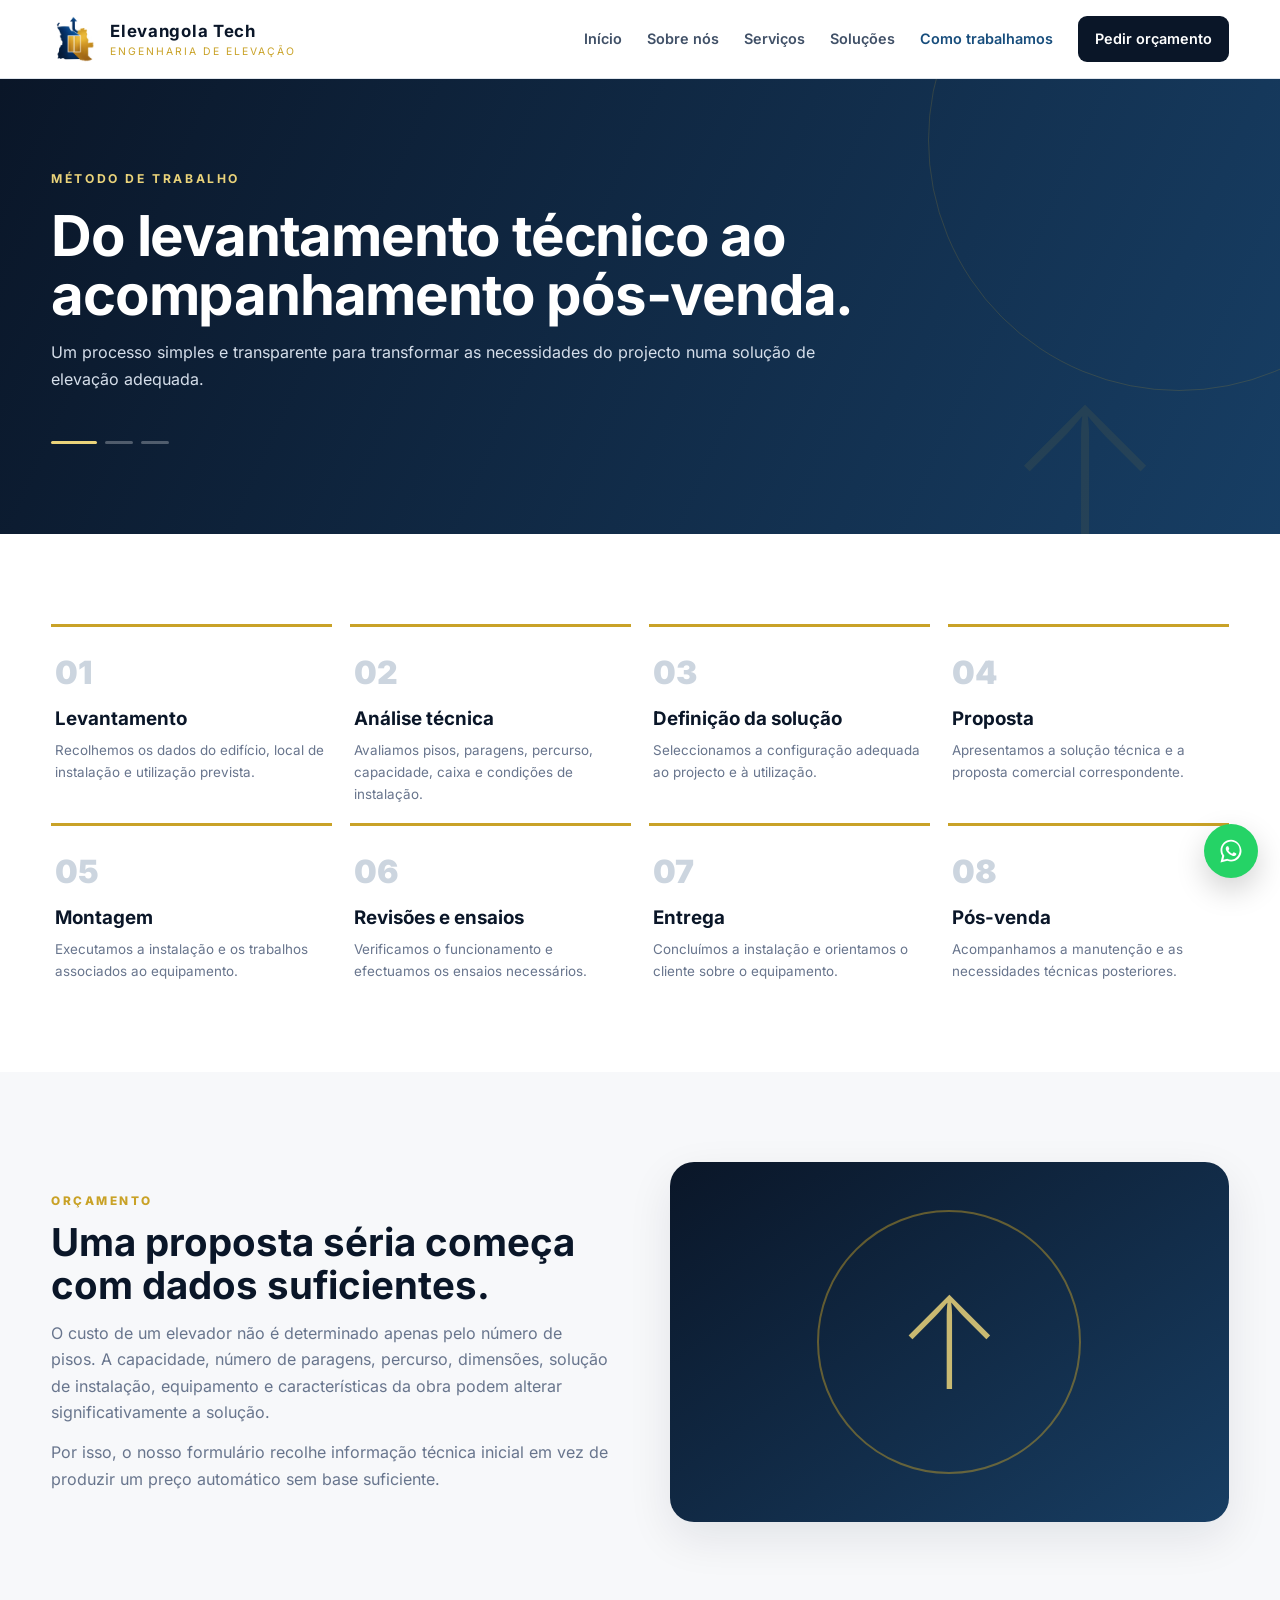
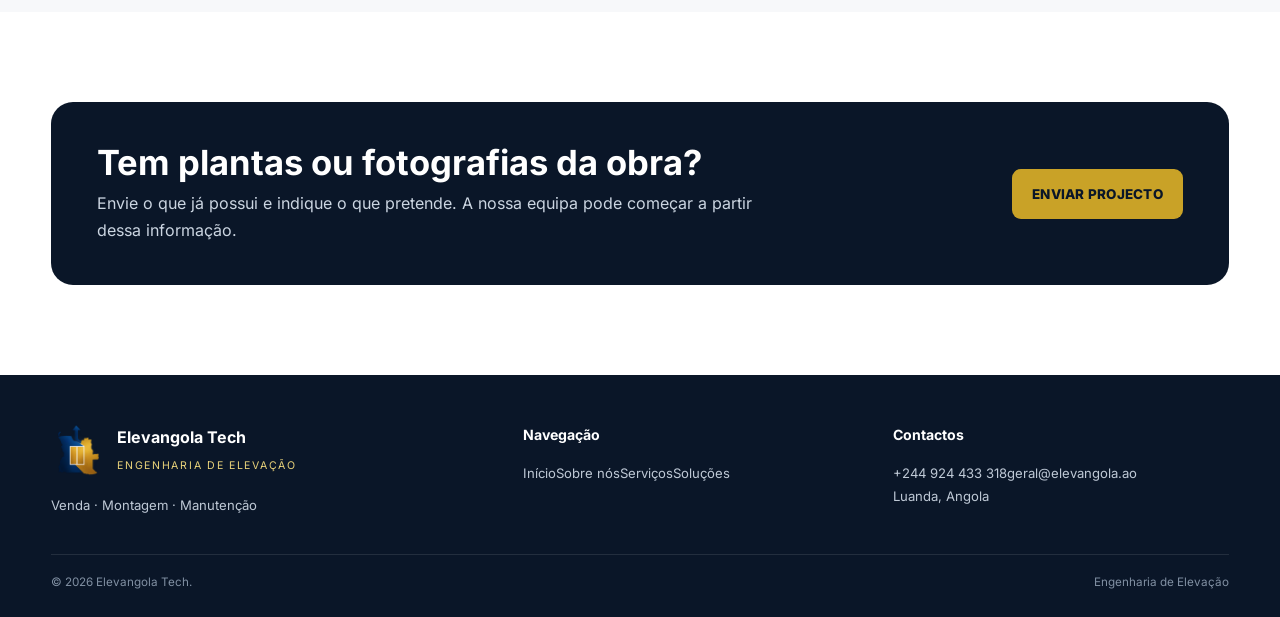
<file: processo.html>
<!doctype html><html lang="pt-PT"><head><meta charset="utf-8"><meta name="viewport" content="width=device-width,initial-scale=1"><title>Como trabalhamos | Elevangola Tech</title><meta name="description" content="Conheça o processo de levantamento, análise, proposta, montagem, ensaios e manutenção da Elevangola Tech."><meta name="theme-color" content="#0a1628"><link rel="preload" href="assets/fonts/inter-var-latin.woff2" as="font" type="font/woff2" crossorigin><link rel="stylesheet" href="assets/styles.css"></head><body>
<header><div class="container nav"><a class="logo" href="index.html"><img src="assets/logo_elevangola.png" alt="Elevangola Tech" width="48" height="47"><div><strong>Elevangola Tech</strong><span>Engenharia de Elevação</span></div></a><button class="menu-btn" onclick="toggleMenu()">☰</button><nav class="navlinks"><a href="index.html">Início</a><a href="sobre.html">Sobre nós</a><a href="servicos.html">Serviços</a><a href="solucoes.html">Soluções</a><a class="active" href="processo.html">Como trabalhamos</a><a href="contactos.html" class="nav-cta">Pedir orçamento</a></nav></div></header>
<section class="page-hero dynamic-slider" data-slider="page"><div class="container"><div class="slide active"><div class="eyebrow">Método de trabalho</div><h1>Do levantamento técnico ao acompanhamento pós-venda.</h1><p>Um processo simples e transparente para transformar as necessidades do projecto numa solução de elevação adequada.</p></div><div class="slide"><div class="eyebrow">Experiência técnica</div><h1>Conhecimento de campo <em>aplicado ao seu projecto.</em></h1><p>A nossa equipa reúne experiência profissional em montagem, pós-venda, revisões, ensaios e manutenção de elevadores.</p></div><div class="slide"><div class="eyebrow">Elevangola Tech</div><h1>Engenharia de elevação com <em>presença em Angola.</em></h1><p>A experiência profissional da nossa equipa inclui instalações de elevadores em todas as províncias de Angola.</p></div><div class="slider-dots"><button class="active" aria-label="Banner 1"></button><button aria-label="Banner 2"></button><button aria-label="Banner 3"></button></div></div></section>
<section><div class="container"><div class="steps"><div class="step"><div class="num">01</div><h3>Levantamento</h3><p>Recolhemos os dados do edifício, local de instalação e utilização prevista.</p></div><div class="step"><div class="num">02</div><h3>Análise técnica</h3><p>Avaliamos pisos, paragens, percurso, capacidade, caixa e condições de instalação.</p></div><div class="step"><div class="num">03</div><h3>Definição da solução</h3><p>Seleccionamos a configuração adequada ao projecto e à utilização.</p></div><div class="step"><div class="num">04</div><h3>Proposta</h3><p>Apresentamos a solução técnica e a proposta comercial correspondente.</p></div><div class="step"><div class="num">05</div><h3>Montagem</h3><p>Executamos a instalação e os trabalhos associados ao equipamento.</p></div><div class="step"><div class="num">06</div><h3>Revisões e ensaios</h3><p>Verificamos o funcionamento e efectuamos os ensaios necessários.</p></div><div class="step"><div class="num">07</div><h3>Entrega</h3><p>Concluímos a instalação e orientamos o cliente sobre o equipamento.</p></div><div class="step"><div class="num">08</div><h3>Pós-venda</h3><p>Acompanhamos a manutenção e as necessidades técnicas posteriores.</p></div></div></div></section>
<section class="soft"><div class="container split"><div><div class="kicker">Orçamento</div><h2 style="font-size:clamp(1.9rem,3vw,2.7rem);line-height:1.12;color:var(--navy);margin:9px 0 13px">Uma proposta séria começa com dados suficientes.</h2><p style="color:var(--muted)">O custo de um elevador não é determinado apenas pelo número de pisos. A capacidade, número de paragens, percurso, dimensões, solução de instalação, equipamento e características da obra podem alterar significativamente a solução.</p><p style="color:var(--muted);margin-top:14px">Por isso, o nosso formulário recolhe informação técnica inicial em vez de produzir um preço automático sem base suficiente.</p></div><div class="visual"></div></div></section>
<section><div class="container"><div class="band"><div><h2>Tem plantas ou fotografias da obra?</h2><p>Envie o que já possui e indique o que pretende. A nossa equipa pode começar a partir dessa informação.</p></div><a class="btn btn-gold" href="contactos.html">ENVIAR PROJECTO</a></div></div></section>
<footer><div class="container footer-grid"><div><div class="footer-brand"><img src="assets/logo_elevangola.png" alt="Elevangola Tech" width="48" height="47"><div><strong>Elevangola Tech</strong><span>Engenharia de Elevação</span></div></div><p style="margin-top:18px">Venda · Montagem · Manutenção</p></div><div><h4>Navegação</h4><a href="index.html">Início</a><a href="sobre.html">Sobre nós</a><a href="servicos.html">Serviços</a><a href="solucoes.html">Soluções</a></div><div><h4>Contactos</h4><a href="https://wa.me/244924433318">+244 924 433 318</a><a href="mailto:geral@elevangola.ao">geral@elevangola.ao</a><p>Luanda, Angola</p></div></div><div class="container footer-bottom"><span>© 2026 Elevangola Tech.</span><span>Engenharia de Elevação</span></div></footer><a class="whatsapp" href="https://wa.me/244924433318" target="_blank" aria-label="WhatsApp"><svg viewBox="0 0 32 32" aria-hidden="true"><path d="M16.04 3C9.4 3 4 8.4 4 15.02c0 2.36.69 4.55 1.87 6.41L4 29l7.75-1.83a12 12 0 0 0 4.29.79C22.68 27.96 28 22.6 28 16 28 9.4 22.68 3 16.04 3zm0 22.9c-1.36 0-2.7-.3-3.9-.9l-.28-.14-4.6 1.1 1.12-4.48-.18-.3A9.9 9.9 0 0 1 6.1 15c0-5.45 4.46-9.9 9.94-9.9 5.5 0 9.86 4.45 9.86 9.9 0 5.5-4.36 10.9-9.86 10.9zm5.4-7.4c-.3-.15-1.75-.86-2.02-.96-.27-.1-.47-.15-.67.15-.2.3-.77.96-.94 1.16-.17.2-.35.22-.65.07-.3-.15-1.25-.46-2.38-1.47-.88-.79-1.47-1.75-1.64-2.05-.17-.3-.02-.46.13-.6.13-.13.3-.35.45-.52.15-.17.2-.3.3-.5.1-.2.05-.37-.02-.52-.08-.15-.67-1.6-.92-2.2-.24-.58-.48-.5-.67-.5h-.57c-.2 0-.52.07-.8.37-.27.3-1.04 1.02-1.04 2.48s1.07 2.88 1.22 3.08c.15.2 2.1 3.2 5.08 4.49.71.3 1.26.49 1.7.63.71.23 1.36.2 1.87.12.57-.08 1.75-.72 2-1.4.25-.7.25-1.3.17-1.42-.07-.13-.27-.2-.57-.35z"/></svg></a><script src="assets/app.js"></script></body></html>
</file>
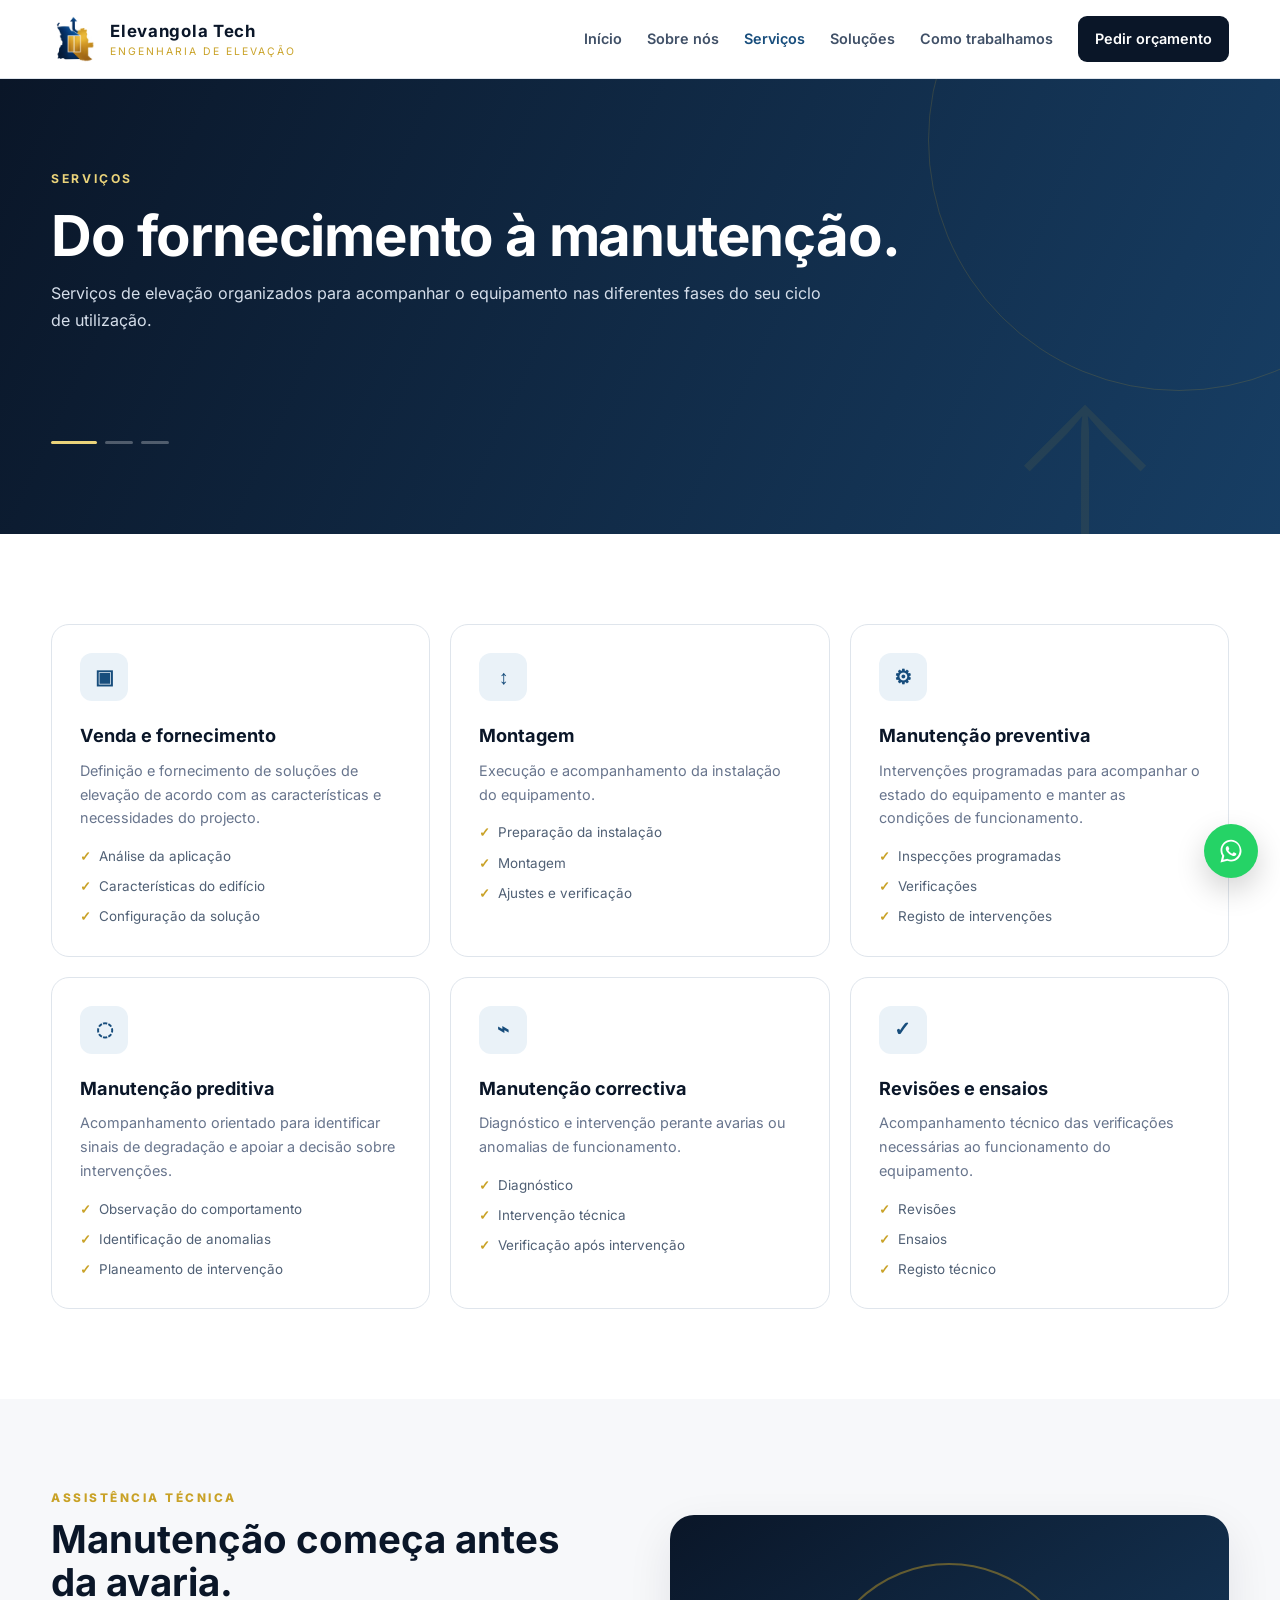
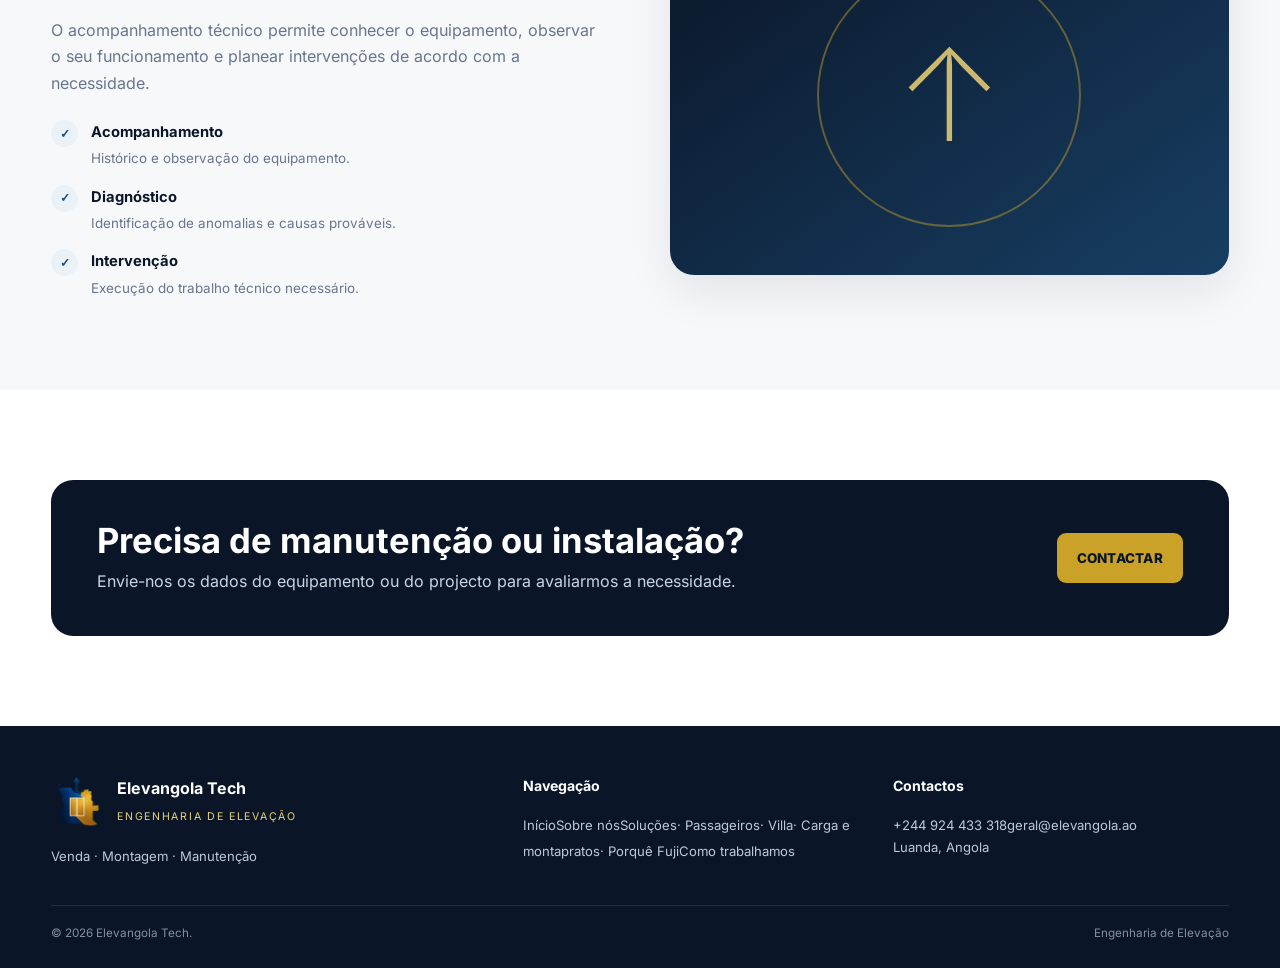
<file: servicos.html>
<!doctype html><html lang="pt-PT"><head><meta charset="utf-8"><meta name="viewport" content="width=device-width,initial-scale=1"><title>Serviços | Elevangola Tech</title><meta name="description" content="Venda, montagem, manutenção, revisões e ensaios de elevadores pela Elevangola Tech."><meta name="theme-color" content="#0a1628"><link rel="preload" href="assets/fonts/inter-var-latin.woff2" as="font" type="font/woff2" crossorigin><link rel="stylesheet" href="assets/styles.css"></head><body>
<header><div class="container nav"><a class="logo" href="index.html"><img src="assets/logo_elevangola.png" alt="Elevangola Tech" width="48" height="47"><div><strong>Elevangola Tech</strong><span>Engenharia de Elevação</span></div></a><button class="menu-btn" onclick="toggleMenu()">☰</button><nav class="navlinks"><a href="index.html">Início</a><a href="sobre.html">Sobre nós</a><a class="active" href="servicos.html">Serviços</a><a href="solucoes.html">Soluções</a><a href="processo.html">Como trabalhamos</a><a href="contactos.html" class="nav-cta">Pedir orçamento</a></nav></div></header>
<section class="page-hero dynamic-slider" data-slider="page"><div class="container"><div class="slide active"><div class="eyebrow">Serviços</div><h1>Do fornecimento à manutenção.</h1><p>Serviços de elevação organizados para acompanhar o equipamento nas diferentes fases do seu ciclo de utilização.</p></div><div class="slide"><div class="eyebrow">Experiência técnica</div><h1>Conhecimento de campo <em>aplicado ao seu projecto.</em></h1><p>A nossa equipa reúne experiência profissional em montagem, pós-venda, revisões, ensaios e manutenção de elevadores.</p></div><div class="slide"><div class="eyebrow">Elevangola Tech</div><h1>Engenharia de elevação com <em>presença em Angola.</em></h1><p>A experiência profissional da nossa equipa inclui instalações de elevadores em todas as províncias de Angola.</p></div><div class="slider-dots"><button class="active" aria-label="Banner 1"></button><button aria-label="Banner 2"></button><button aria-label="Banner 3"></button></div></div></section>
<section><div class="container"><div class="cards"><article class="card"><div class="icon">▣</div><h3>Venda e fornecimento</h3><p>Definição e fornecimento de soluções de elevação de acordo com as características e necessidades do projecto.</p><ul><li>Análise da aplicação</li><li>Características do edifício</li><li>Configuração da solução</li></ul></article><article class="card"><div class="icon">↕</div><h3>Montagem</h3><p>Execução e acompanhamento da instalação do equipamento.</p><ul><li>Preparação da instalação</li><li>Montagem</li><li>Ajustes e verificação</li></ul></article><article class="card"><div class="icon">⚙</div><h3>Manutenção preventiva</h3><p>Intervenções programadas para acompanhar o estado do equipamento e manter as condições de funcionamento.</p><ul><li>Inspecções programadas</li><li>Verificações</li><li>Registo de intervenções</li></ul></article><article class="card"><div class="icon">◌</div><h3>Manutenção preditiva</h3><p>Acompanhamento orientado para identificar sinais de degradação e apoiar a decisão sobre intervenções.</p><ul><li>Observação do comportamento</li><li>Identificação de anomalias</li><li>Planeamento de intervenção</li></ul></article><article class="card"><div class="icon">⌁</div><h3>Manutenção correctiva</h3><p>Diagnóstico e intervenção perante avarias ou anomalias de funcionamento.</p><ul><li>Diagnóstico</li><li>Intervenção técnica</li><li>Verificação após intervenção</li></ul></article><article class="card"><div class="icon">✓</div><h3>Revisões e ensaios</h3><p>Acompanhamento técnico das verificações necessárias ao funcionamento do equipamento.</p><ul><li>Revisões</li><li>Ensaios</li><li>Registo técnico</li></ul></article></div></div></section>
<section class="soft"><div class="container split"><div><div class="kicker">Assistência técnica</div><h2 style="font-size:clamp(1.9rem,3vw,2.7rem);line-height:1.12;color:var(--navy);margin:9px 0 13px">Manutenção começa antes da avaria.</h2><p style="color:var(--muted)">O acompanhamento técnico permite conhecer o equipamento, observar o seu funcionamento e planear intervenções de acordo com a necessidade.</p><div class="checklist"><div class="check"><div class="check-mark">✓</div><div><strong>Acompanhamento</strong><span>Histórico e observação do equipamento.</span></div></div><div class="check"><div class="check-mark">✓</div><div><strong>Diagnóstico</strong><span>Identificação de anomalias e causas prováveis.</span></div></div><div class="check"><div class="check-mark">✓</div><div><strong>Intervenção</strong><span>Execução do trabalho técnico necessário.</span></div></div></div></div><div class="visual"></div></div></section>
<section><div class="container"><div class="band"><div><h2>Precisa de manutenção ou instalação?</h2><p>Envie-nos os dados do equipamento ou do projecto para avaliarmos a necessidade.</p></div><a class="btn btn-gold" href="contactos.html">CONTACTAR</a></div></div></section>
<footer><div class="container footer-grid"><div><div class="footer-brand"><img src="assets/logo_elevangola.png" alt="Elevangola Tech" width="48" height="47"><div><strong>Elevangola Tech</strong><span>Engenharia de Elevação</span></div></div><p style="margin-top:18px">Venda · Montagem · Manutenção</p></div><div><h4>Navegação</h4><a href="index.html">Início</a><a href="sobre.html">Sobre nós</a><a href="solucoes.html">Soluções</a><a href="passageiros.html">· Passageiros</a><a href="villa.html">· Villa</a><a href="carga.html">· Carga e montapratos</a><a href="fuji.html">· Porquê Fuji</a><a href="processo.html">Como trabalhamos</a></div><div><h4>Contactos</h4><a href="https://wa.me/244924433318">+244 924 433 318</a><a href="mailto:geral@elevangola.ao">geral@elevangola.ao</a><p>Luanda, Angola</p></div></div><div class="container footer-bottom"><span>© 2026 Elevangola Tech.</span><span>Engenharia de Elevação</span></div></footer><a class="whatsapp" href="https://wa.me/244924433318" target="_blank" aria-label="WhatsApp"><svg viewBox="0 0 32 32" aria-hidden="true"><path d="M16.04 3C9.4 3 4 8.4 4 15.02c0 2.36.69 4.55 1.87 6.41L4 29l7.75-1.83a12 12 0 0 0 4.29.79C22.68 27.96 28 22.6 28 16 28 9.4 22.68 3 16.04 3zm0 22.9c-1.36 0-2.7-.3-3.9-.9l-.28-.14-4.6 1.1 1.12-4.48-.18-.3A9.9 9.9 0 0 1 6.1 15c0-5.45 4.46-9.9 9.94-9.9 5.5 0 9.86 4.45 9.86 9.9 0 5.5-4.36 10.9-9.86 10.9zm5.4-7.4c-.3-.15-1.75-.86-2.02-.96-.27-.1-.47-.15-.67.15-.2.3-.77.96-.94 1.16-.17.2-.35.22-.65.07-.3-.15-1.25-.46-2.38-1.47-.88-.79-1.47-1.75-1.64-2.05-.17-.3-.02-.46.13-.6.13-.13.3-.35.45-.52.15-.17.2-.3.3-.5.1-.2.05-.37-.02-.52-.08-.15-.67-1.6-.92-2.2-.24-.58-.48-.5-.67-.5h-.57c-.2 0-.52.07-.8.37-.27.3-1.04 1.02-1.04 2.48s1.07 2.88 1.22 3.08c.15.2 2.1 3.2 5.08 4.49.71.3 1.26.49 1.7.63.71.23 1.36.2 1.87.12.57-.08 1.75-.72 2-1.4.25-.7.25-1.3.17-1.42-.07-.13-.27-.2-.57-.35z"/></svg></a><script src="assets/app.js"></script></body></html>
</file>
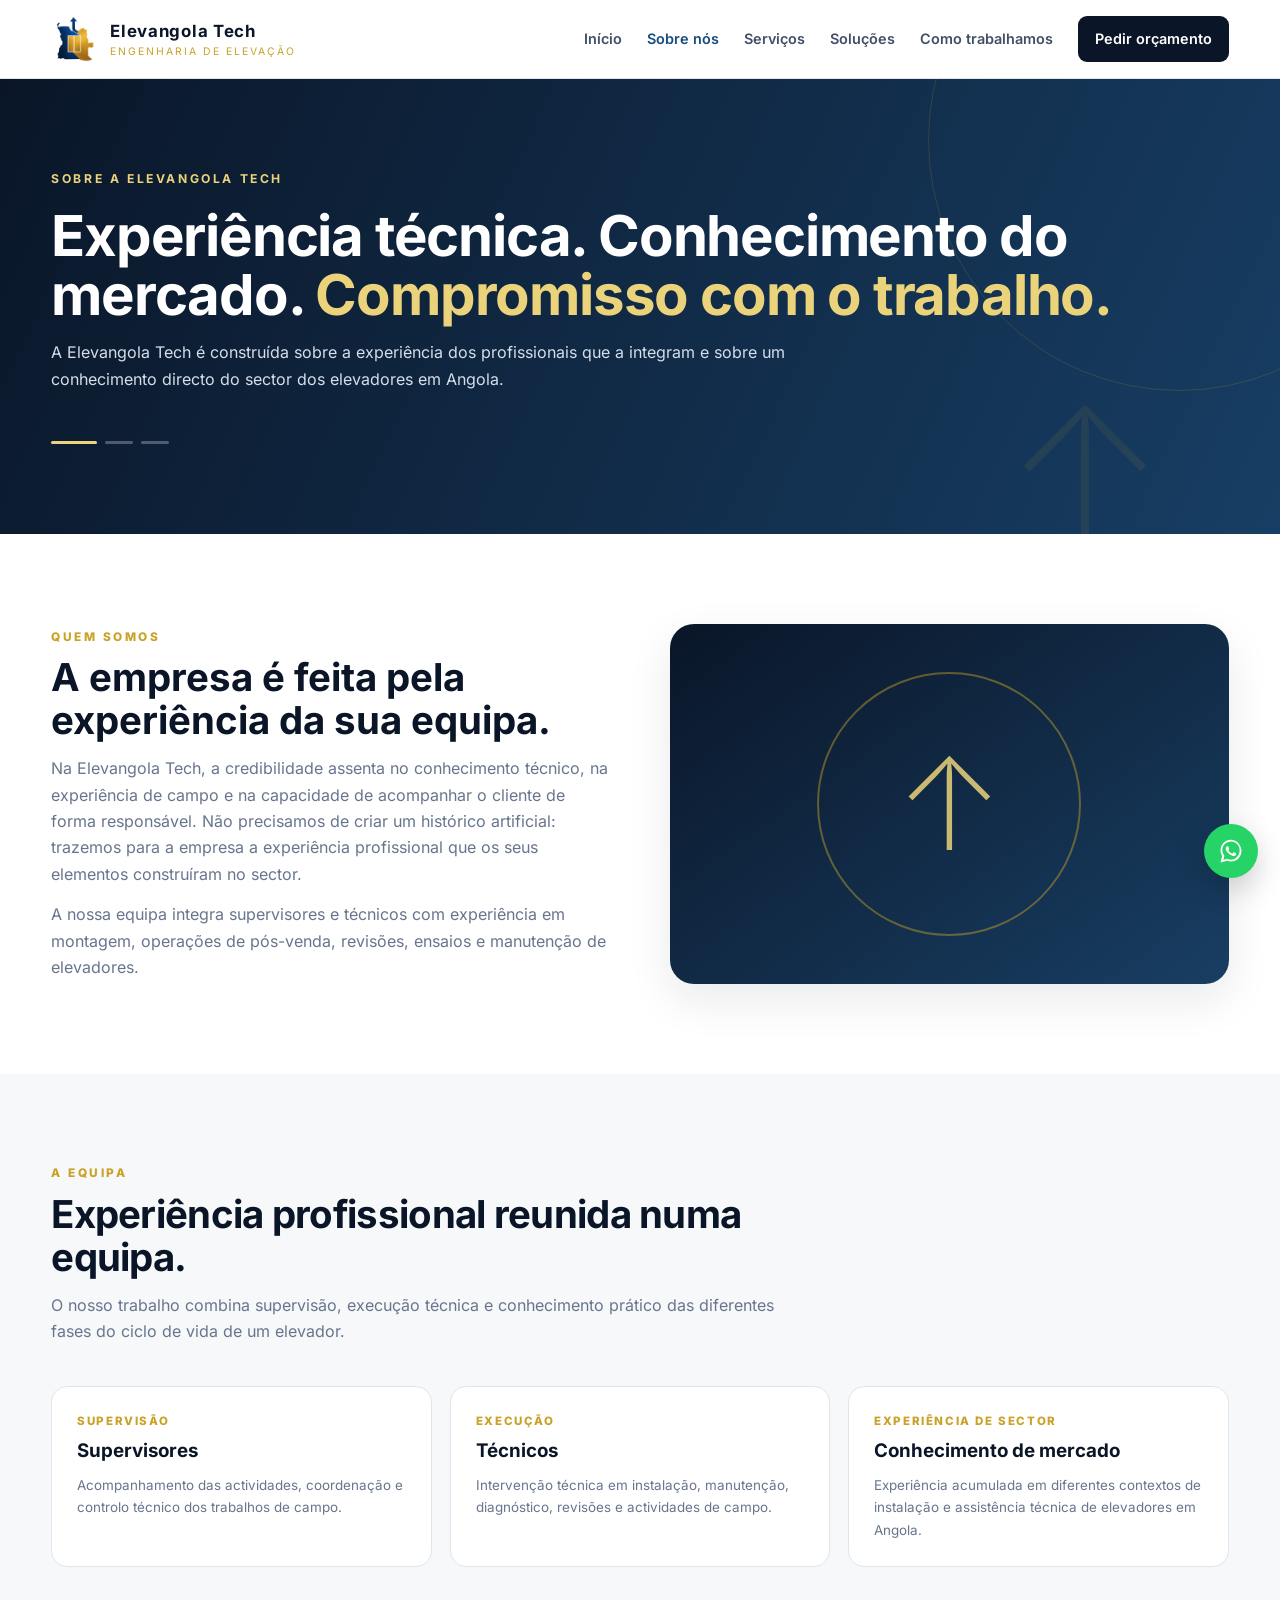
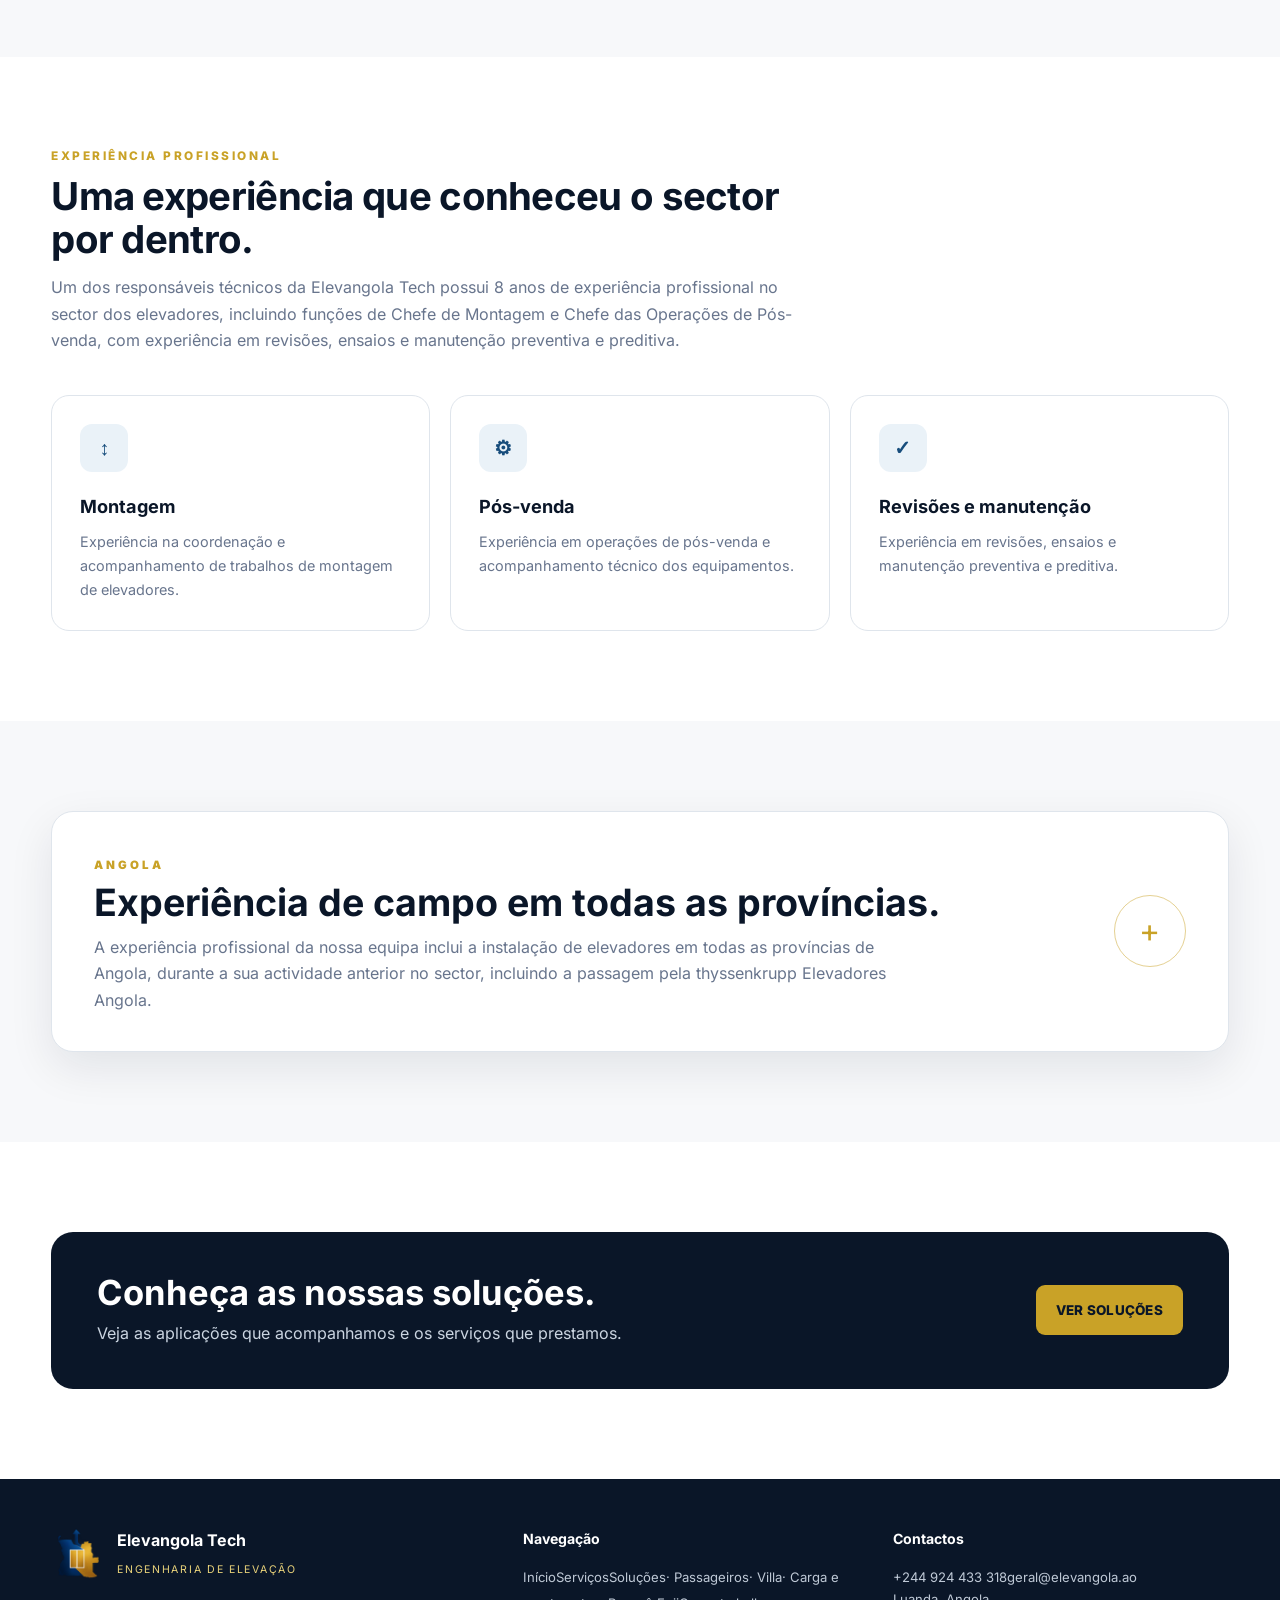
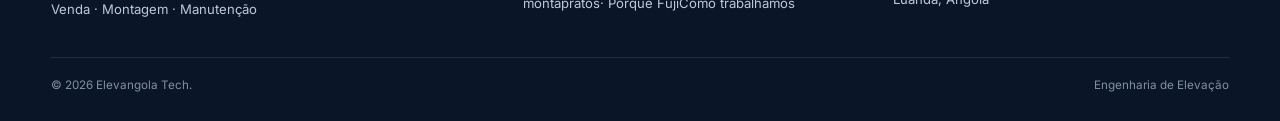
<file: sobre.html>
<!doctype html><html lang="pt-PT"><head><meta charset="utf-8"><meta name="viewport" content="width=device-width,initial-scale=1"><title>Sobre nós | Elevangola Tech</title><meta name="description" content="Conheça a Elevangola Tech, a sua equipa e a experiência técnica no sector dos elevadores em Angola."><meta name="theme-color" content="#0a1628"><link rel="preload" href="assets/fonts/inter-var-latin.woff2" as="font" type="font/woff2" crossorigin><link rel="stylesheet" href="assets/styles.css"></head><body>
<header><div class="container nav"><a class="logo" href="index.html"><img src="assets/logo_elevangola.png" alt="Elevangola Tech" width="48" height="47"><div><strong>Elevangola Tech</strong><span>Engenharia de Elevação</span></div></a><button class="menu-btn" onclick="toggleMenu()">☰</button><nav class="navlinks"><a href="index.html">Início</a><a class="active" href="sobre.html">Sobre nós</a><a href="servicos.html">Serviços</a><a href="solucoes.html">Soluções</a><a href="processo.html">Como trabalhamos</a><a href="contactos.html" class="nav-cta">Pedir orçamento</a></nav></div></header>
<section class="page-hero dynamic-slider" data-slider="page"><div class="container"><div class="slide active"><div class="eyebrow">Sobre a Elevangola Tech</div><h1>Experiência técnica. Conhecimento do mercado. <em>Compromisso com o trabalho.</em></h1><p>A Elevangola Tech é construída sobre a experiência dos profissionais que a integram e sobre um conhecimento directo do sector dos elevadores em Angola.</p></div><div class="slide"><div class="eyebrow">Experiência em Angola</div><h1>Conhecemos o terreno onde <em>os projectos acontecem.</em></h1><p>A experiência profissional da nossa equipa inclui instalações de elevadores em todas as províncias de Angola.</p></div><div class="slide"><div class="eyebrow">Equipa</div><h1>Somos uma equipa técnica <em>orientada para a execução.</em></h1><p>Supervisores e técnicos trabalham em conjunto para acompanhar montagem, revisões, ensaios, manutenção e pós-venda.</p></div><div class="slider-dots"><button class="active" aria-label="Banner 1"></button><button aria-label="Banner 2"></button><button aria-label="Banner 3"></button></div></div></section>
<section><div class="container split"><div><div class="kicker">Quem somos</div><h2 style="font-size:clamp(1.9rem,3vw,2.7rem);line-height:1.12;color:var(--navy);margin:9px 0 13px">A empresa é feita pela experiência da sua equipa.</h2><p style="color:var(--muted)">Na Elevangola Tech, a credibilidade assenta no conhecimento técnico, na experiência de campo e na capacidade de acompanhar o cliente de forma responsável. Não precisamos de criar um histórico artificial: trazemos para a empresa a experiência profissional que os seus elementos construíram no sector.</p><p style="color:var(--muted);margin-top:14px">A nossa equipa integra supervisores e técnicos com experiência em montagem, operações de pós-venda, revisões, ensaios e manutenção de elevadores.</p></div><div class="visual"></div></div></section>
<section class="soft"><div class="container"><div class="section-head"><div class="kicker">A equipa</div><h2>Experiência profissional reunida numa equipa.</h2><p>O nosso trabalho combina supervisão, execução técnica e conhecimento prático das diferentes fases do ciclo de vida de um elevador.</p></div><div class="team"><div class="person"><div class="role">Supervisão</div><h3>Supervisores</h3><p>Acompanhamento das actividades, coordenação e controlo técnico dos trabalhos de campo.</p></div><div class="person"><div class="role">Execução</div><h3>Técnicos</h3><p>Intervenção técnica em instalação, manutenção, diagnóstico, revisões e actividades de campo.</p></div><div class="person"><div class="role">Experiência de sector</div><h3>Conhecimento de mercado</h3><p>Experiência acumulada em diferentes contextos de instalação e assistência técnica de elevadores em Angola.</p></div></div></div></section>
<section><div class="container"><div class="section-head"><div class="kicker">Experiência profissional</div><h2>Uma experiência que conheceu o sector por dentro.</h2><p>Um dos responsáveis técnicos da Elevangola Tech possui 8 anos de experiência profissional no sector dos elevadores, incluindo funções de Chefe de Montagem e Chefe das Operações de Pós-venda, com experiência em revisões, ensaios e manutenção preventiva e preditiva.</p></div><div class="cards"><div class="card"><div class="icon">↕</div><h3>Montagem</h3><p>Experiência na coordenação e acompanhamento de trabalhos de montagem de elevadores.</p></div><div class="card"><div class="icon">⚙</div><h3>Pós-venda</h3><p>Experiência em operações de pós-venda e acompanhamento técnico dos equipamentos.</p></div><div class="card"><div class="icon">✓</div><h3>Revisões e manutenção</h3><p>Experiência em revisões, ensaios e manutenção preventiva e preditiva.</p></div></div></div></section>
<section class="soft"><div class="container"><div class="experience-strip"><div><span class="experience-number">ANGOLA</span><h2>Experiência de campo em todas as províncias.</h2><p>A experiência profissional da nossa equipa inclui a instalação de elevadores em todas as províncias de Angola, durante a sua actividade anterior no sector, incluindo a passagem pela thyssenkrupp Elevadores Angola.</p></div><div class="experience-mark">+</div></div></div></section>
<section><div class="container"><div class="band"><div><h2>Conheça as nossas soluções.</h2><p>Veja as aplicações que acompanhamos e os serviços que prestamos.</p></div><a class="btn btn-gold" href="solucoes.html">VER SOLUÇÕES</a></div></div></section>
<footer><div class="container footer-grid"><div><div class="footer-brand"><img src="assets/logo_elevangola.png" alt="Elevangola Tech" width="48" height="47"><div><strong>Elevangola Tech</strong><span>Engenharia de Elevação</span></div></div><p style="margin-top:18px">Venda · Montagem · Manutenção</p></div><div><h4>Navegação</h4><a href="index.html">Início</a><a href="servicos.html">Serviços</a><a href="solucoes.html">Soluções</a><a href="passageiros.html">· Passageiros</a><a href="villa.html">· Villa</a><a href="carga.html">· Carga e montapratos</a><a href="fuji.html">· Porquê Fuji</a><a href="processo.html">Como trabalhamos</a></div><div><h4>Contactos</h4><a href="https://wa.me/244924433318">+244 924 433 318</a><a href="mailto:geral@elevangola.ao">geral@elevangola.ao</a><p>Luanda, Angola</p></div></div><div class="container footer-bottom"><span>© 2026 Elevangola Tech.</span><span>Engenharia de Elevação</span></div></footer><a class="whatsapp" href="https://wa.me/244924433318" target="_blank" aria-label="WhatsApp"><svg viewBox="0 0 32 32" aria-hidden="true"><path d="M16.04 3C9.4 3 4 8.4 4 15.02c0 2.36.69 4.55 1.87 6.41L4 29l7.75-1.83a12 12 0 0 0 4.29.79C22.68 27.96 28 22.6 28 16 28 9.4 22.68 3 16.04 3zm0 22.9c-1.36 0-2.7-.3-3.9-.9l-.28-.14-4.6 1.1 1.12-4.48-.18-.3A9.9 9.9 0 0 1 6.1 15c0-5.45 4.46-9.9 9.94-9.9 5.5 0 9.86 4.45 9.86 9.9 0 5.5-4.36 10.9-9.86 10.9zm5.4-7.4c-.3-.15-1.75-.86-2.02-.96-.27-.1-.47-.15-.67.15-.2.3-.77.96-.94 1.16-.17.2-.35.22-.65.07-.3-.15-1.25-.46-2.38-1.47-.88-.79-1.47-1.75-1.64-2.05-.17-.3-.02-.46.13-.6.13-.13.3-.35.45-.52.15-.17.2-.3.3-.5.1-.2.05-.37-.02-.52-.08-.15-.67-1.6-.92-2.2-.24-.58-.48-.5-.67-.5h-.57c-.2 0-.52.07-.8.37-.27.3-1.04 1.02-1.04 2.48s1.07 2.88 1.22 3.08c.15.2 2.1 3.2 5.08 4.49.71.3 1.26.49 1.7.63.71.23 1.36.2 1.87.12.57-.08 1.75-.72 2-1.4.25-.7.25-1.3.17-1.42-.07-.13-.27-.2-.57-.35z"/></svg></a><script src="assets/app.js"></script></body></html>
</file>
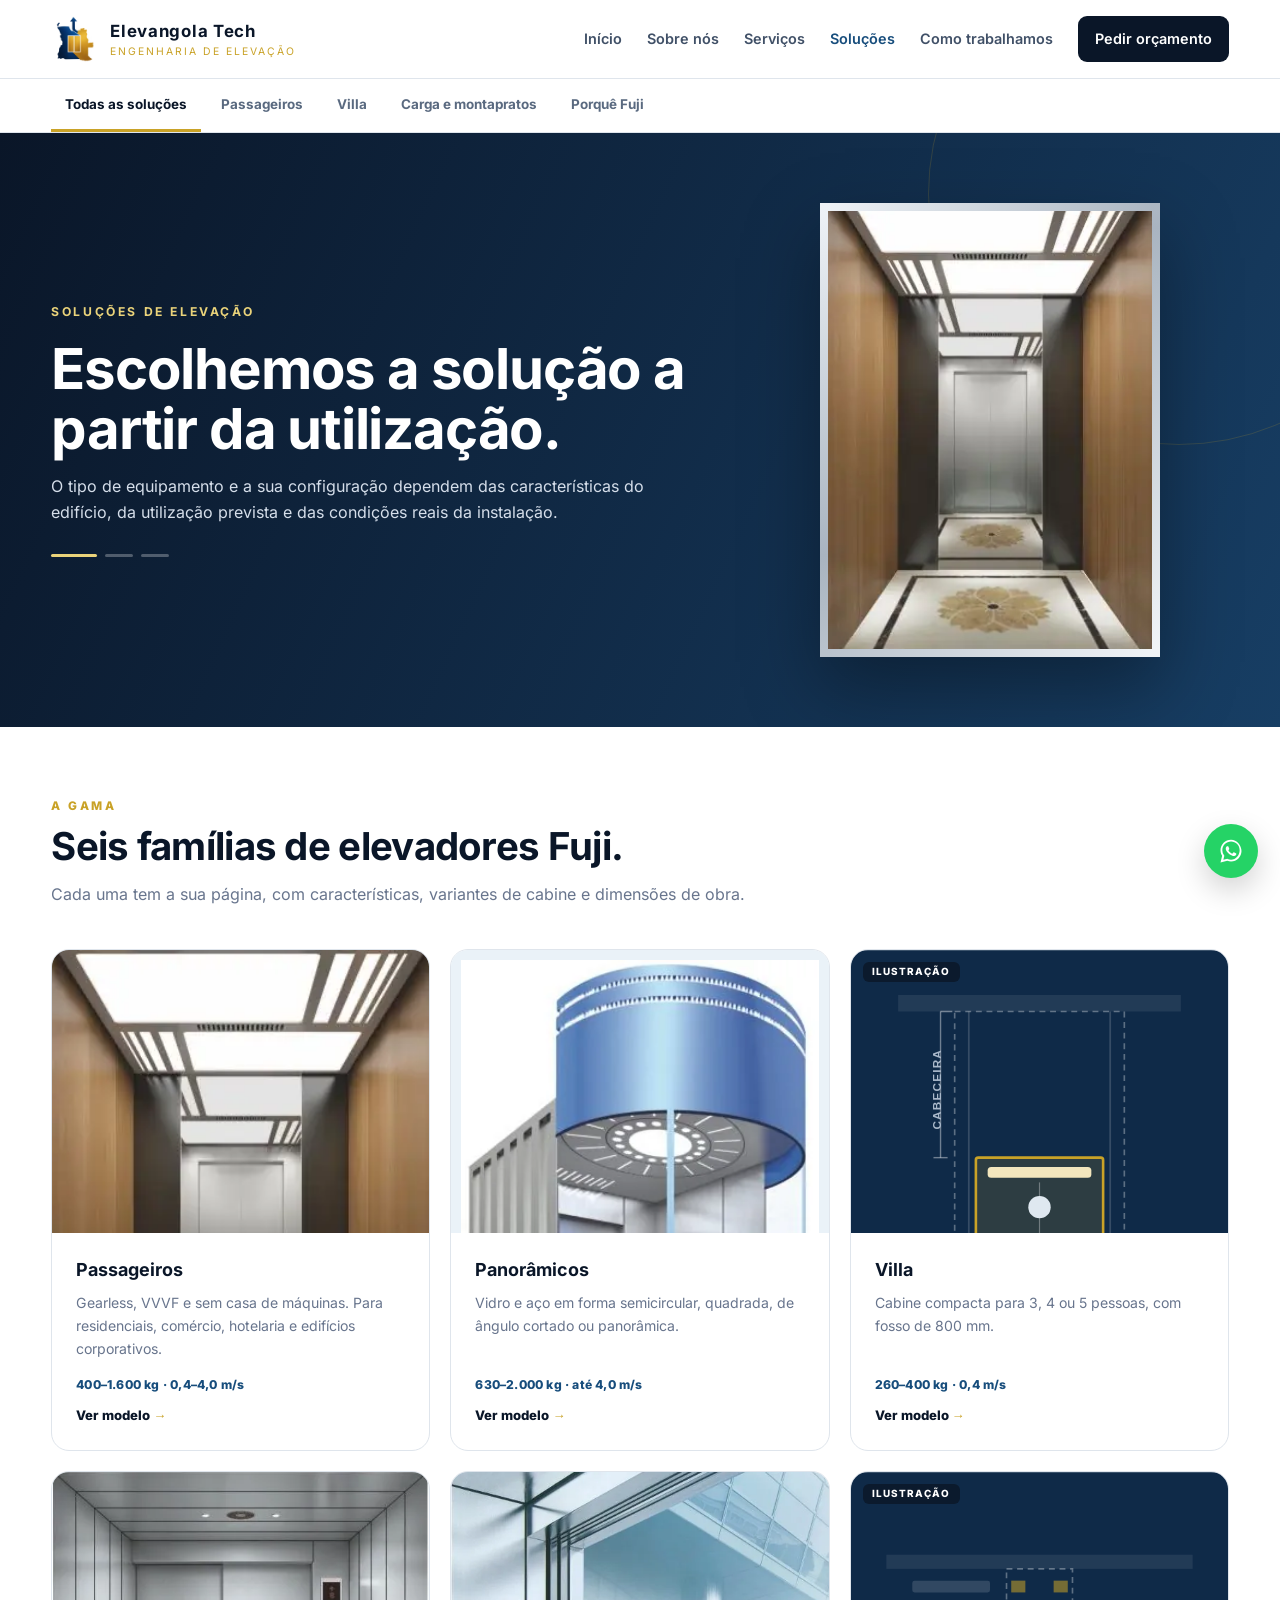
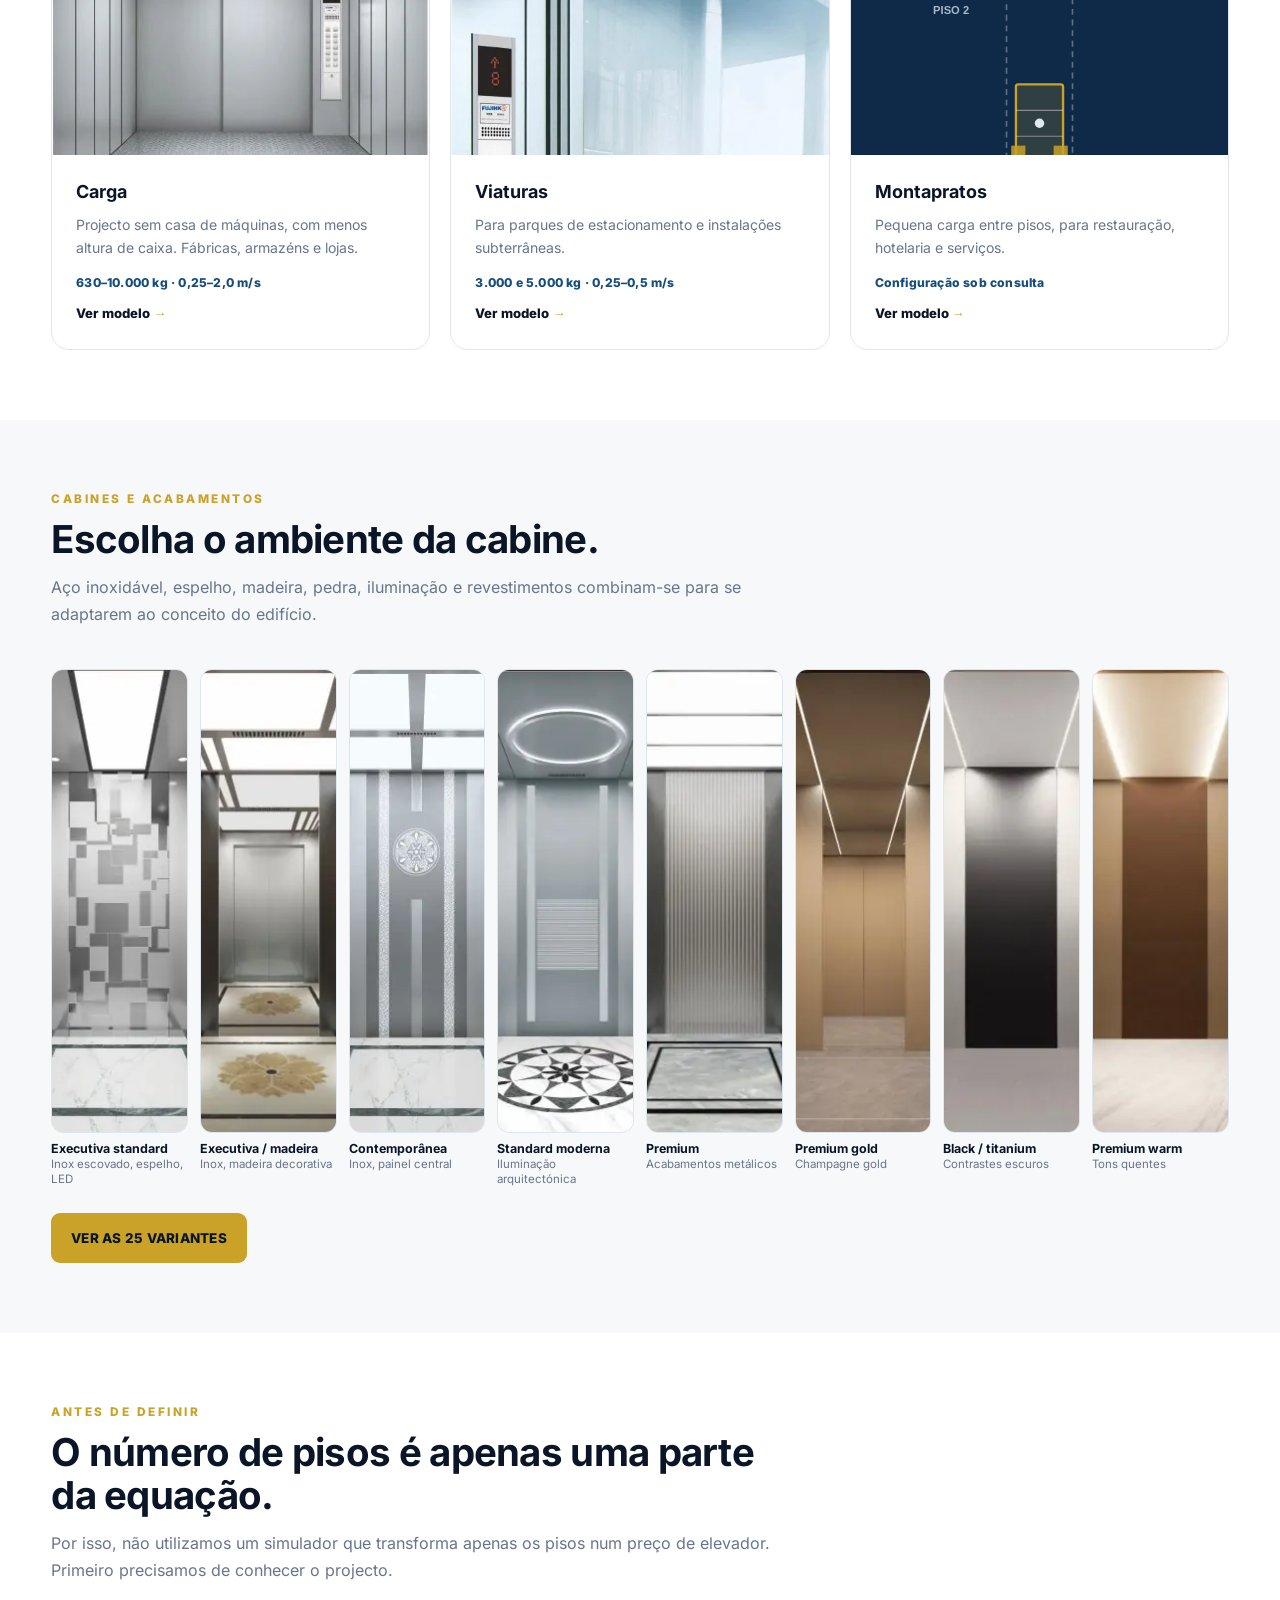
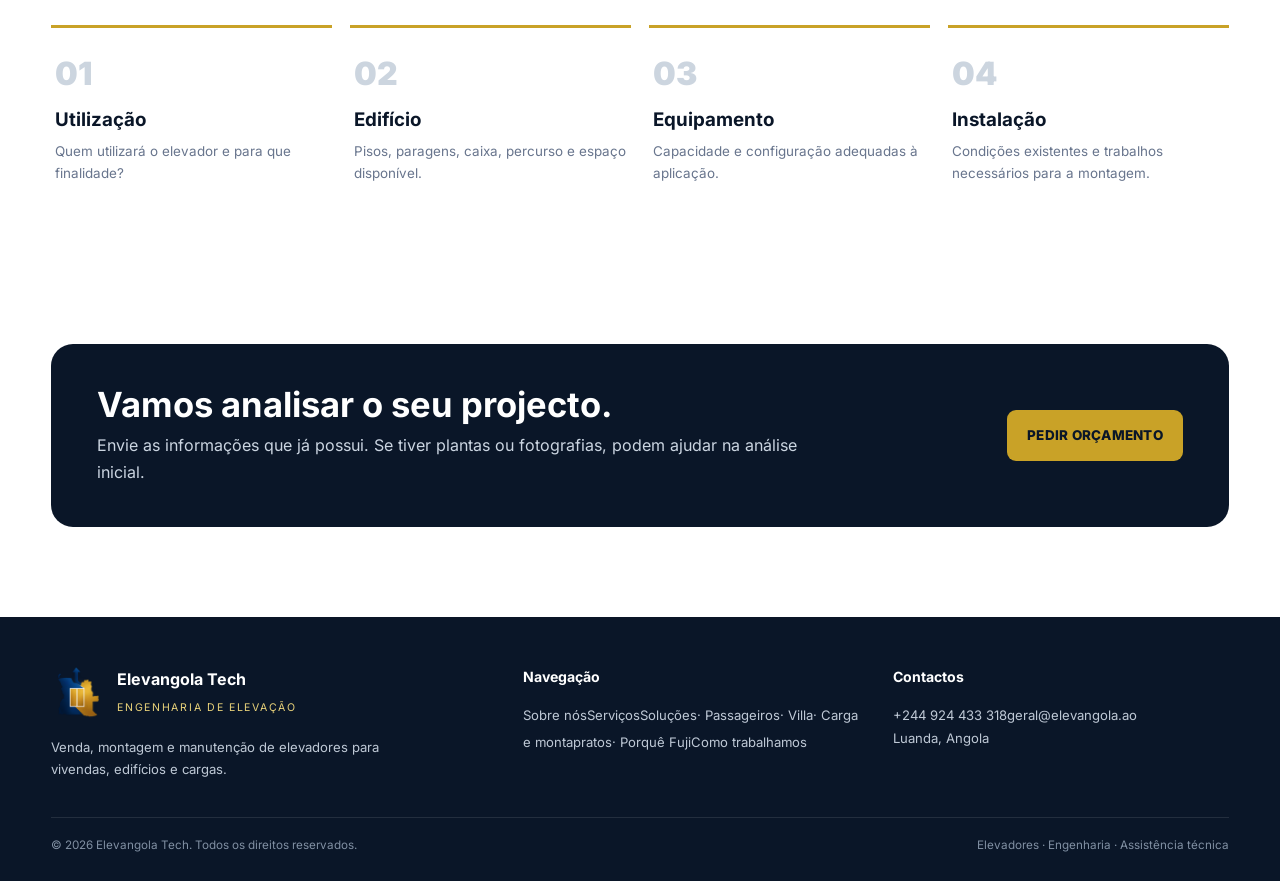
<file: solucoes.html>
<!doctype html><html lang="pt-PT"><head><meta charset="utf-8"><meta name="viewport" content="width=device-width,initial-scale=1"><title>Soluções | Elevangola Tech</title><meta name="description" content="Elevadores Fuji para vivendas, edifícios, carga, viaturas e panorâmicos. Fornecimento, montagem e manutenção em Angola."><meta name="theme-color" content="#0a1628"><link rel="preload" href="assets/fonts/inter-var-latin.woff2" as="font" type="font/woff2" crossorigin><link rel="preload" as="image" href="assets/img/cab-kt-2107.webp"><link rel="stylesheet" href="assets/styles.css"></head><body><svg width="0" height="0" style="position:absolute" aria-hidden="true"><symbol id="i-heart" viewBox="0 0 24 24"><path d="M12 21s-7.5-4.6-9.6-9.2C.9 8.4 2.7 4.5 6.3 4.5c2 0 3.5 1 4.5 2.4h2.4c1-1.4 2.5-2.4 4.5-2.4 3.6 0 5.4 3.9 3.9 7.3C19.5 16.4 12 21 12 21z" stroke-linejoin="round"/></symbol></svg><header><div class="container nav"><a class="logo" href="index.html"><img src="assets/logo_elevangola.png" alt="Elevangola Tech" width="48" height="47"><div><strong>Elevangola Tech</strong><span>Engenharia de Elevação</span></div></a><button class="menu-btn" onclick="toggleMenu()" aria-label="Abrir menu">☰</button><nav class="navlinks"><a href="index.html">Início</a><a href="sobre.html">Sobre nós</a><a href="servicos.html">Serviços</a><a class="active" href="solucoes.html">Soluções</a><a href="processo.html">Como trabalhamos</a><a href="contactos.html" class="nav-cta">Pedir orçamento</a></nav></div></header><nav class="solnav" aria-label="Soluções"><div class="container"><a href="solucoes.html" class="on">Todas as soluções</a><a href="passageiros.html" class="">Passageiros</a><a href="villa.html" class="">Villa</a><a href="carga.html" class="">Carga e montapratos</a><a href="fuji.html" class="">Porquê Fuji</a></div></nav><section class="page-hero media dynamic-slider" data-slider="page"><div class="container ph-grid"><div><div class="slide active"><div class="eyebrow">Soluções de elevação</div><h1>Escolhemos a solução a partir da utilização.</h1><p>O tipo de equipamento e a sua configuração dependem das características do edifício, da utilização prevista e das condições reais da instalação.</p></div><div class="slide"><div class="eyebrow">Experiência técnica</div><h1>Conhecimento de campo <em>aplicado ao seu projecto.</em></h1><p>A nossa equipa reúne experiência profissional em montagem, pós-venda, revisões, ensaios e manutenção de elevadores.</p></div><div class="slide"><div class="eyebrow">Elevangola Tech</div><h1>Engenharia de elevação com <em>presença em Angola.</em></h1><p>A experiência profissional da nossa equipa inclui instalações de elevadores em todas as províncias de Angola.</p></div><div class="slider-dots"><button class="active" aria-label="Banner 1"></button><button aria-label="Banner 2"></button><button aria-label="Banner 3"></button></div></div><div class="ph-media "><div class="doorframe "><img src="assets/img/cab-kt-2107.webp" width="314" height="464" alt="Cabine com madeira e inox, Fuji HK" fetchpriority="high" ><i class="door l"></i><i class="door r"></i></div></div></div><button type="button" class="scrollcue" aria-label="Continuar a ler, role para baixo"><span>Role para baixo</span><svg viewBox="0 0 24 24" aria-hidden="true"><path d="M6 9l6 6 6-6"/></svg></button></section>
<section class="sec-tight"><div class="container"><div class="section-head"><div class="kicker">A gama</div><h2>Seis famílias de elevadores Fuji.</h2><p>Cada uma tem a sua página, com características, variantes de cabine e dimensões de obra.</p></div>
<div class="pcards">
<a class="pcard" href="passageiros.html"><div class="pi "><img src="assets/img/cab-kt-2107.webp" width="314" height="464" alt="Elevador de passageiros" loading="lazy" decoding="async" ></div><div class="pb"><h3>Passageiros</h3><p>Gearless, VVVF e sem casa de máquinas. Para residenciais, comércio, hotelaria e edifícios corporativos.</p><div class="meta">400–1.600 kg · 0,4–4,0 m/s</div><div class="go">Ver modelo</div></div></a>
<a class="pcard" href="passageiros.html#panoramicos"><div class="pi contain"><img src="assets/img/obs-hk-ga02.webp" width="328" height="660" alt="Elevador panorâmico" loading="lazy" decoding="async" ></div><div class="pb"><h3>Panorâmicos</h3><p>Vidro e aço em forma semicircular, quadrada, de ângulo cortado ou panorâmica.</p><div class="meta">630–2.000 kg · até 4,0 m/s</div><div class="go">Ver modelo</div></div></a>
<a class="pcard" href="villa.html"><div class="pi "><span class="illustag">Ilustração</span><img src="assets/img/villa-illustracao.svg" width="320" height="440" alt="Ilustração do interior de um elevador villa, com figura humana para escala" loading="lazy"></div><div class="pb"><h3>Villa</h3><p>Cabine compacta para 3, 4 ou 5 pessoas, com fosso de 800 mm.</p><div class="meta">260–400 kg · 0,4 m/s</div><div class="go">Ver modelo</div></div></a>
<a class="pcard" href="carga.html"><div class="pi "><img src="assets/img/freight-cab-h01.webp" width="394" height="352" alt="Elevador de carga" loading="lazy" decoding="async" ></div><div class="pb"><h3>Carga</h3><p>Projecto sem casa de máquinas, com menos altura de caixa. Fábricas, armazéns e lojas.</p><div class="meta">630–10.000 kg · 0,25–2,0 m/s</div><div class="go">Ver modelo</div></div></a>
<a class="pcard" href="carga.html#viaturas"><div class="pi "><img src="assets/img/freight-car.webp" width="534" height="890" alt="Elevador de viaturas" loading="lazy" decoding="async" ></div><div class="pb"><h3>Viaturas</h3><p>Para parques de estacionamento e instalações subterrâneas.</p><div class="meta">3.000 e 5.000 kg · 0,25–0,5 m/s</div><div class="go">Ver modelo</div></div></a>
<a class="pcard" href="carga.html#montapratos"><div class="pi "><span class="illustag">Ilustração</span><img src="assets/img/montapratos-illustracao.svg" width="320" height="440" alt="Ilustração de um montapratos entre dois pisos" loading="lazy"></div><div class="pb"><h3>Montapratos</h3><p>Pequena carga entre pisos, para restauração, hotelaria e serviços.</p><div class="meta">Configuração sob consulta</div><div class="go">Ver modelo</div></div></a>
</div></div></section>
<section class="sec-tight soft"><div class="container"><div class="section-head"><div class="kicker">Cabines e acabamentos</div><h2>Escolha o ambiente da cabine.</h2><p>Aço inoxidável, espelho, madeira, pedra, iluminação e revestimentos combinam-se para se adaptarem ao conceito do edifício.</p></div><div class="cabstrip"><a href="passageiros.html#cabines"><img src="assets/img/cab-kt-2106.webp" width="314" height="464" alt="Cabine Executiva standard" loading="lazy" decoding="async" ><b>Executiva standard</b><span>Inox escovado, espelho, LED</span></a><a href="passageiros.html#cabines"><img src="assets/img/cab-kt-2107.webp" width="314" height="464" alt="Cabine Executiva / madeira" loading="lazy" decoding="async" ><b>Executiva / madeira</b><span>Inox, madeira decorativa</span></a><a href="passageiros.html#cabines"><img src="assets/img/cab-jx12-4.webp" width="314" height="464" alt="Cabine Contemporânea" loading="lazy" decoding="async" ><b>Contemporânea</b><span>Inox, painel central</span></a><a href="passageiros.html#cabines"><img src="assets/img/cab-jx12-11.webp" width="314" height="464" alt="Cabine Standard moderna" loading="lazy" decoding="async" ><b>Standard moderna</b><span>Iluminação arquitectónica</span></a><a href="passageiros.html#cabines"><img src="assets/img/cab-kt-2108.webp" width="314" height="464" alt="Cabine Premium" loading="lazy" decoding="async" ><b>Premium</b><span>Acabamentos metálicos</span></a><a href="passageiros.html#cabines"><img src="assets/img/cab-c52z09.webp" width="314" height="464" alt="Cabine Premium gold" loading="lazy" decoding="async" ><b>Premium gold</b><span>Champagne gold</span></a><a href="passageiros.html#cabines"><img src="assets/img/cab-c52z12.webp" width="314" height="464" alt="Cabine Black / titanium" loading="lazy" decoding="async" ><b>Black / titanium</b><span>Contrastes escuros</span></a><a href="passageiros.html#cabines"><img src="assets/img/cab-c52z13.webp" width="314" height="464" alt="Cabine Premium warm" loading="lazy" decoding="async" ><b>Premium warm</b><span>Tons quentes</span></a></div><p class="mt"><a class="btn btn-gold" href="passageiros.html#cabines">VER AS 25 VARIANTES</a></p></div></section>
<section class="sec-tight"><div class="container"><div class="section-head"><div class="kicker">Antes de definir</div><h2>O número de pisos é apenas uma parte da equação.</h2><p>Por isso, não utilizamos um simulador que transforma apenas os pisos num preço de elevador. Primeiro precisamos de conhecer o projecto.</p></div>
<div class="steps"><div class="step"><div class="num">01</div><h3>Utilização</h3><p>Quem utilizará o elevador e para que finalidade?</p></div><div class="step"><div class="num">02</div><h3>Edifício</h3><p>Pisos, paragens, caixa, percurso e espaço disponível.</p></div><div class="step"><div class="num">03</div><h3>Equipamento</h3><p>Capacidade e configuração adequadas à aplicação.</p></div><div class="step"><div class="num">04</div><h3>Instalação</h3><p>Condições existentes e trabalhos necessários para a montagem.</p></div></div></div></section>
<section><div class="container"><div class="band"><div><h2>Vamos analisar o seu projecto.</h2><p>Envie as informações que já possui. Se tiver plantas ou fotografias, podem ajudar na análise inicial.</p></div><a class="btn btn-gold" href="contactos.html#pedido">PEDIR ORÇAMENTO</a></div></div></section><footer><div class="container footer-grid"><div><div class="footer-brand"><img src="assets/logo_elevangola.png" alt="Elevangola Tech" width="54" height="53" loading="lazy"><div><strong>Elevangola Tech</strong><span>Engenharia de Elevação</span></div></div><p style="margin-top:18px;max-width:390px">Venda, montagem e manutenção de elevadores para vivendas, edifícios e cargas.</p></div><div><h4>Navegação</h4><a href="sobre.html">Sobre nós</a><a href="servicos.html">Serviços</a><a href="solucoes.html">Soluções</a><a href="passageiros.html">· Passageiros</a><a href="villa.html">· Villa</a><a href="carga.html">· Carga e montapratos</a><a href="fuji.html">· Porquê Fuji</a><a href="processo.html">Como trabalhamos</a></div><div><h4>Contactos</h4><a href="https://wa.me/244924433318?text=Ol%C3%A1%21%20Gostaria%20de%20pedir%20um%20or%C3%A7amento%20%C3%A0%20Elevangola%20Tech." target="_blank" rel="noopener">+244 924 433 318</a><a href="mailto:geral@elevangola.ao">geral@elevangola.ao</a><p>Luanda, Angola</p></div></div><div class="container footer-bottom"><span>© 2026 Elevangola Tech. Todos os direitos reservados.</span><span>Elevadores · Engenharia · Assistência técnica</span></div></footer><a class="whatsapp" href="https://wa.me/244924433318?text=Ol%C3%A1%21%20Gostaria%20de%20pedir%20um%20or%C3%A7amento%20%C3%A0%20Elevangola%20Tech." target="_blank" rel="noopener" aria-label="WhatsApp"><svg viewBox="0 0 32 32" aria-hidden="true"><path d="M16.04 3C9.4 3 4 8.4 4 15.02c0 2.36.69 4.55 1.87 6.41L4 29l7.75-1.83a12 12 0 0 0 4.29.79C22.68 27.96 28 22.6 28 16 28 9.4 22.68 3 16.04 3zm0 22.9c-1.36 0-2.7-.3-3.9-.9l-.28-.14-4.6 1.1 1.12-4.48-.18-.3A9.9 9.9 0 0 1 6.1 15c0-5.45 4.46-9.9 9.94-9.9 5.5 0 9.86 4.45 9.86 9.9 0 5.5-4.36 10.9-9.86 10.9zm5.4-7.4c-.3-.15-1.75-.86-2.02-.96-.27-.1-.47-.15-.67.15-.2.3-.77.96-.94 1.16-.17.2-.35.22-.65.07-.3-.15-1.25-.46-2.38-1.47-.88-.79-1.47-1.75-1.64-2.05-.17-.3-.02-.46.13-.6.13-.13.3-.35.45-.52.15-.17.2-.3.3-.5.1-.2.05-.37-.02-.52-.08-.15-.67-1.6-.92-2.2-.24-.58-.48-.5-.67-.5h-.57c-.2 0-.52.07-.8.37-.27.3-1.04 1.02-1.04 2.48s1.07 2.88 1.22 3.08c.15.2 2.1 3.2 5.08 4.49.71.3 1.26.49 1.7.63.71.23 1.36.2 1.87.12.57-.08 1.75-.72 2-1.4.25-.7.25-1.3.17-1.42-.07-.13-.27-.2-.57-.35z"/></svg></a><script src="assets/app.js"></script></body></html>
</file>
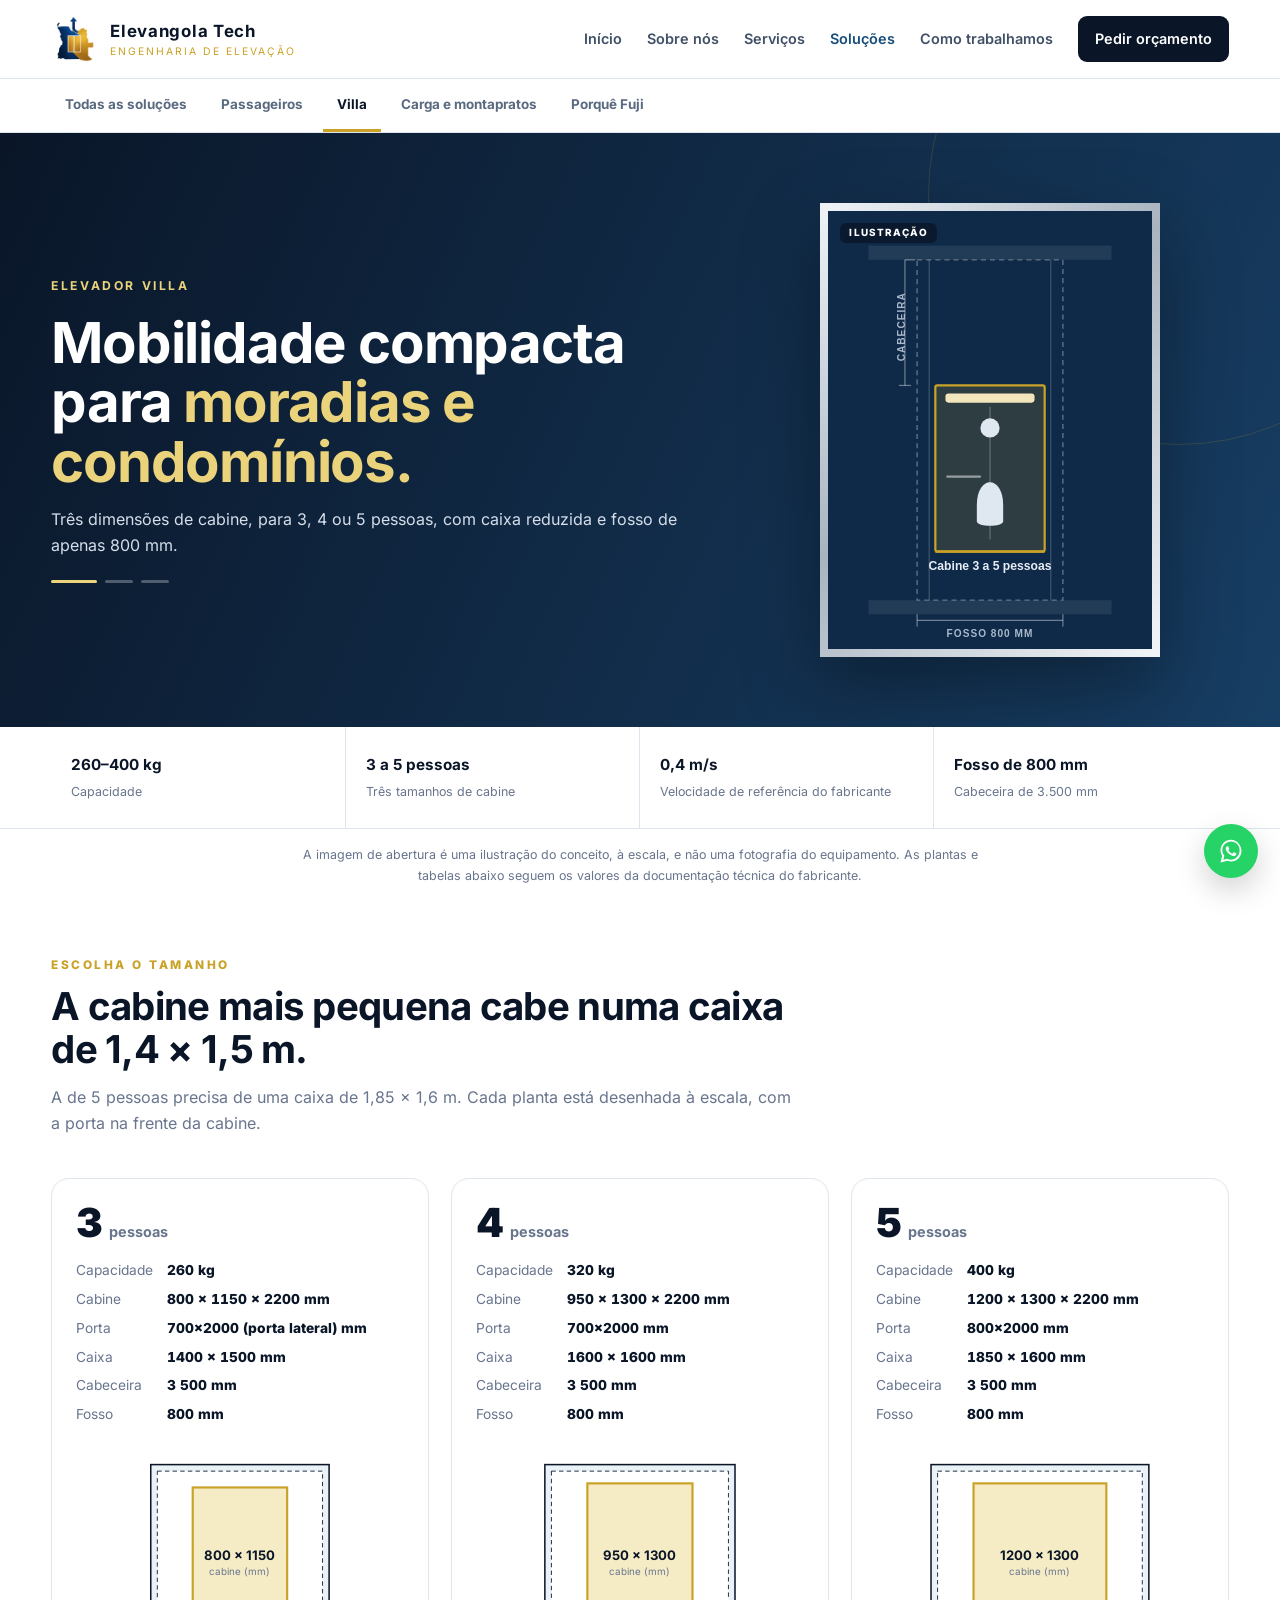
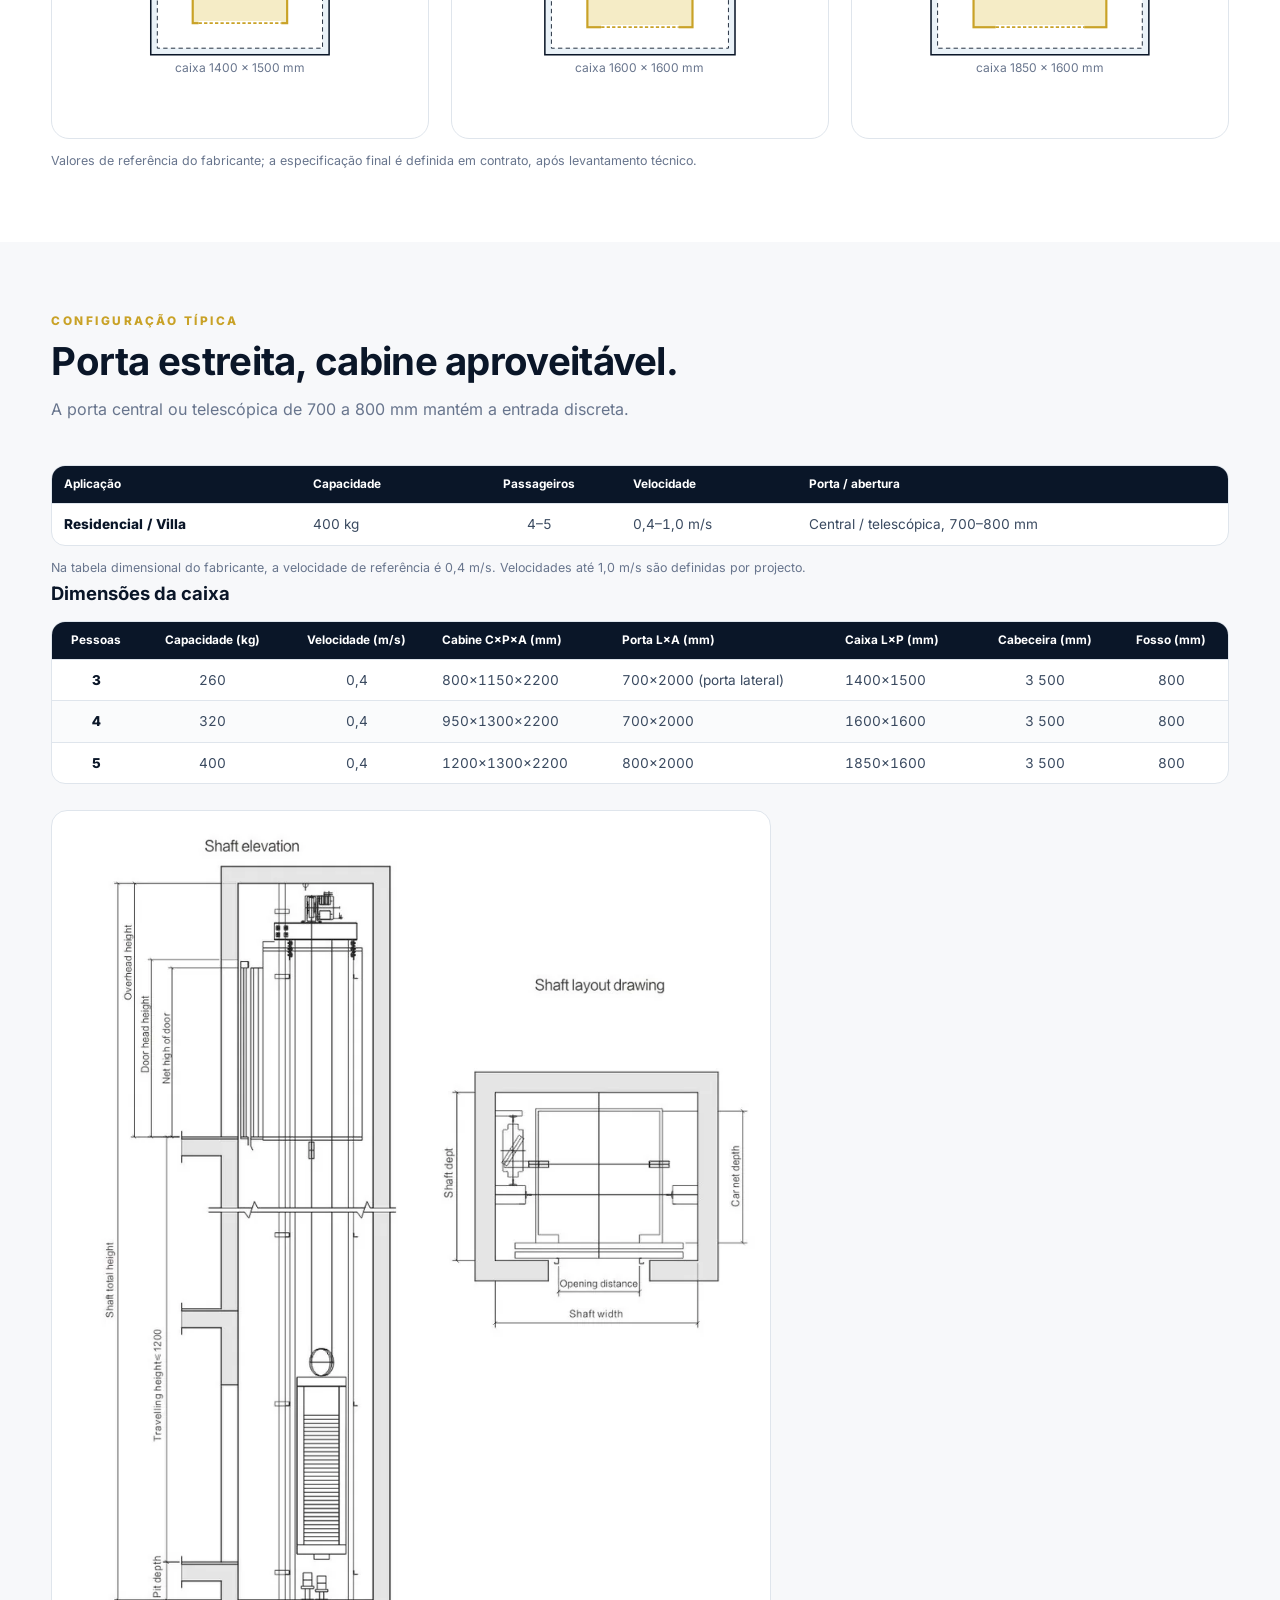
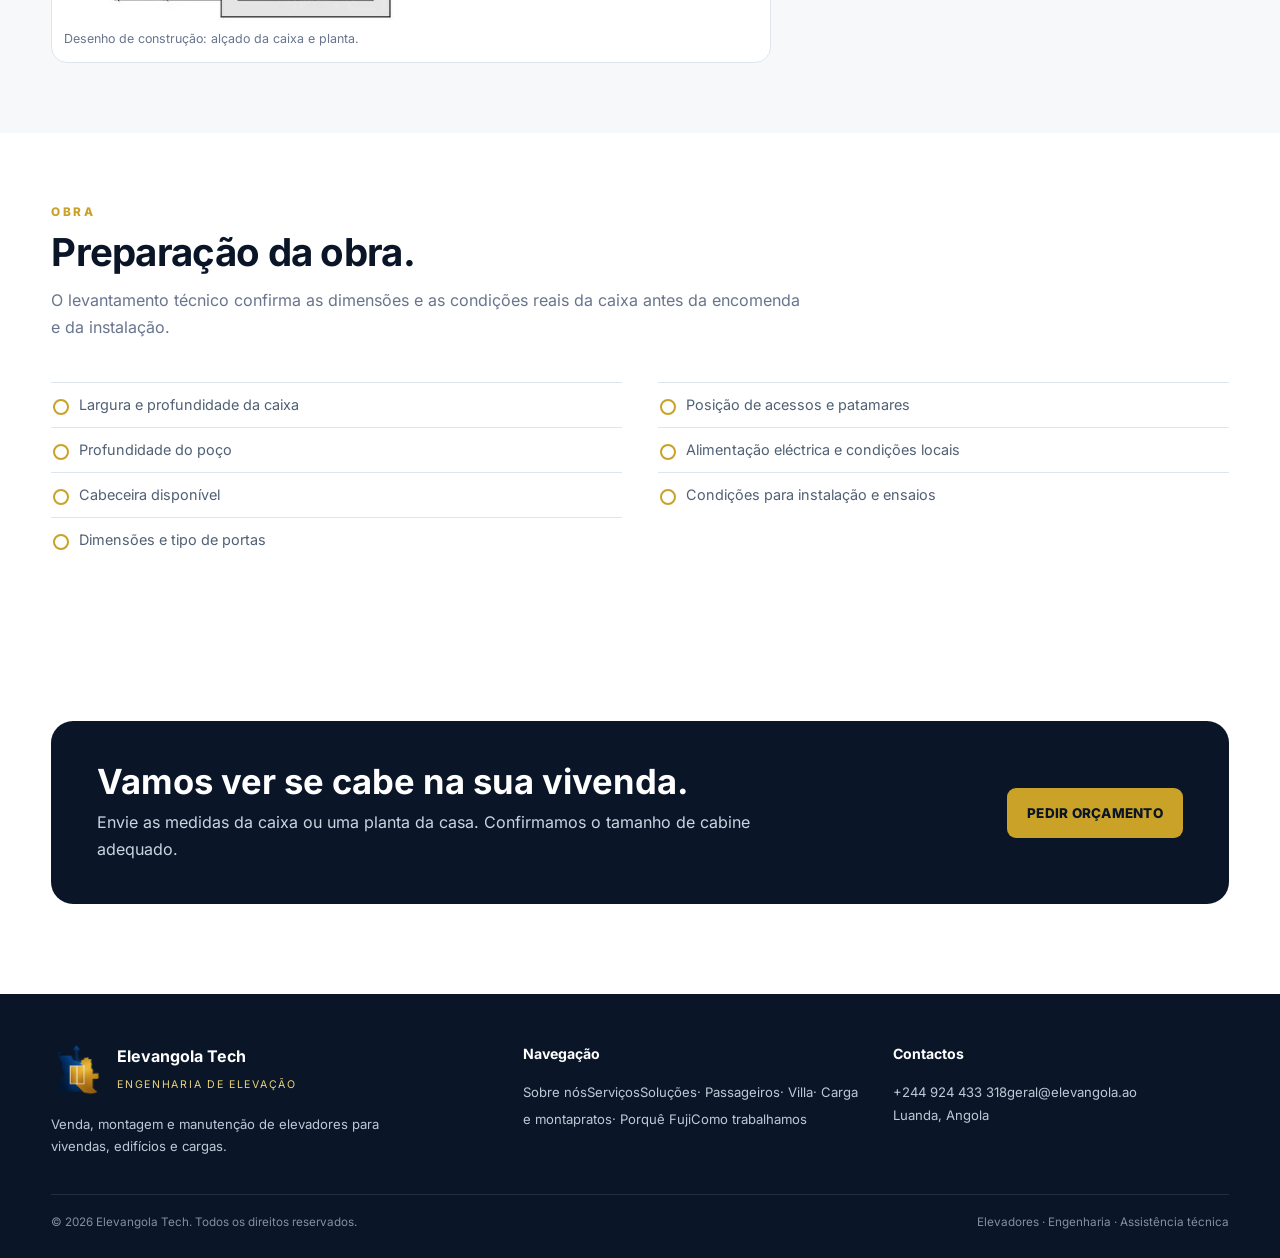
<file: villa.html>
<!doctype html><html lang="pt-PT"><head><meta charset="utf-8"><meta name="viewport" content="width=device-width,initial-scale=1"><title>Elevador villa | Elevangola Tech</title><meta name="description" content="Elevador villa Fuji para 3, 4 ou 5 pessoas: cabine compacta, fosso de 800 mm e dimensões de caixa reduzidas."><meta name="theme-color" content="#0a1628"><link rel="preload" href="assets/fonts/inter-var-latin.woff2" as="font" type="font/woff2" crossorigin><link rel="stylesheet" href="assets/styles.css"></head><body><svg width="0" height="0" style="position:absolute" aria-hidden="true"><symbol id="i-heart" viewBox="0 0 24 24"><path d="M12 21s-7.5-4.6-9.6-9.2C.9 8.4 2.7 4.5 6.3 4.5c2 0 3.5 1 4.5 2.4h2.4c1-1.4 2.5-2.4 4.5-2.4 3.6 0 5.4 3.9 3.9 7.3C19.5 16.4 12 21 12 21z" stroke-linejoin="round"/></symbol></svg><header><div class="container nav"><a class="logo" href="index.html"><img src="assets/logo_elevangola.png" alt="Elevangola Tech" width="48" height="47"><div><strong>Elevangola Tech</strong><span>Engenharia de Elevação</span></div></a><button class="menu-btn" onclick="toggleMenu()" aria-label="Abrir menu">☰</button><nav class="navlinks"><a href="index.html">Início</a><a href="sobre.html">Sobre nós</a><a href="servicos.html">Serviços</a><a class="active" href="solucoes.html">Soluções</a><a href="processo.html">Como trabalhamos</a><a href="contactos.html" class="nav-cta">Pedir orçamento</a></nav></div></header><nav class="solnav" aria-label="Soluções"><div class="container"><a href="solucoes.html" class="">Todas as soluções</a><a href="passageiros.html" class="">Passageiros</a><a href="villa.html" class="on">Villa</a><a href="carga.html" class="">Carga e montapratos</a><a href="fuji.html" class="">Porquê Fuji</a></div></nav><section class="page-hero media dynamic-slider" data-slider="page"><div class="container ph-grid"><div><div class="slide active"><div class="eyebrow">Elevador villa</div><h1>Mobilidade compacta para <em>moradias e condomínios.</em></h1><p>Três dimensões de cabine, para 3, 4 ou 5 pessoas, com caixa reduzida e fosso de apenas 800 mm.</p></div><div class="slide"><div class="eyebrow">Experiência técnica</div><h1>Conhecimento de campo <em>aplicado ao seu projecto.</em></h1><p>A nossa equipa reúne experiência profissional em montagem, pós-venda, revisões, ensaios e manutenção de elevadores.</p></div><div class="slide"><div class="eyebrow">Elevangola Tech</div><h1>Engenharia de elevação com <em>presença em Angola.</em></h1><p>A experiência profissional da nossa equipa inclui instalações de elevadores em todas as províncias de Angola.</p></div><div class="slider-dots"><button class="active" aria-label="Banner 1"></button><button aria-label="Banner 2"></button><button aria-label="Banner 3"></button></div></div><div class="ph-media "><div class="doorframe "><span class="illustag">Ilustração</span><img src="assets/img/villa-illustracao.svg" width="320" height="440" alt="Ilustração do interior de um elevador villa, com figura humana para escala" loading="lazy"><i class="door l"></i><i class="door r"></i></div></div></div><button type="button" class="scrollcue" aria-label="Continuar a ler, role para baixo"><span>Role para baixo</span><svg viewBox="0 0 24 24" aria-hidden="true"><path d="M6 9l6 6 6-6"/></svg></button></section>
<div class="trust"><div class="container trust-grid"><div class="trust-item"><strong>260–400 kg</strong><span>Capacidade</span></div><div class="trust-item"><strong>3 a 5 pessoas</strong><span>Três tamanhos de cabine</span></div><div class="trust-item"><strong>0,4 m/s</strong><span>Velocidade de referência do fabricante</span></div><div class="trust-item"><strong>Fosso de 800 mm</strong><span>Cabeceira de 3.500 mm</span></div></div></div>
<p class="note" style="max-width:760px;margin:16px auto 0;padding:0 28px;text-align:center">A imagem de abertura é uma ilustração do conceito, à escala, e não uma fotografia do equipamento. As plantas e tabelas abaixo seguem os valores da documentação técnica do fabricante.</p>
<section class="sec-tight"><div class="container"><div class="section-head"><div class="kicker">Escolha o tamanho</div><h2>A cabine mais pequena cabe numa caixa de 1,4 × 1,5 m.</h2><p>A de 5 pessoas precisa de uma caixa de 1,85 × 1,6 m. Cada planta está desenhada à escala, com a porta na frente da cabine.</p></div>
<div class="three"><div class="model"><div class="big">3 <small>pessoas</small></div><dl><dt>Capacidade</dt><dd>260 kg</dd><dt>Cabine</dt><dd>800 × 1150 × 2200 mm</dd><dt>Porta</dt><dd>700×2000 (porta lateral) mm</dd><dt>Caixa</dt><dd>1400 × 1500 mm</dd><dt>Cabeceira</dt><dd>3 500 mm</dd><dt>Fosso</dt><dd>800 mm</dd></dl><svg viewBox="0 0 300 250" role="img" aria-label="Planta da caixa e da cabine, 3 pessoas"><rect x="68.4" y="28" width="163.2" height="174" fill="#eaf2f8" stroke="#0a1628" stroke-width="1.4"/>
      <rect x="74.4" y="34" width="151.2" height="162" fill="#fff" stroke="#0a1628" stroke-width=".8" stroke-dasharray="4 3"/>
      <rect x="106.8" y="48.9" width="86.4" height="124.2" fill="#f5ecc6" stroke="#c9a227" stroke-width="2"/>
      <line x1="112.2" y1="173.1" x2="187.8" y2="173.1" stroke="#fff" stroke-width="4"/>
      <line x1="112.2" y1="173.1" x2="187.8" y2="173.1" stroke="#c9a227" stroke-width="1.6" stroke-dasharray="3 2"/>
      <text x="150" y="115" text-anchor="middle" font-size="12" font-weight="700" fill="#0a1628" font-family="Inter,Arial,sans-serif">800 × 1150</text>
      <text x="150" y="129" text-anchor="middle" font-size="9" fill="#68758d" font-family="Inter,Arial,sans-serif">cabine (mm)</text>
      <text x="150" y="218" text-anchor="middle" font-size="11" fill="#68758d" font-family="Inter,Arial,sans-serif">caixa 1400 × 1500 mm</text></svg></div><div class="model"><div class="big">4 <small>pessoas</small></div><dl><dt>Capacidade</dt><dd>320 kg</dd><dt>Cabine</dt><dd>950 × 1300 × 2200 mm</dd><dt>Porta</dt><dd>700×2000 mm</dd><dt>Caixa</dt><dd>1600 × 1600 mm</dd><dt>Cabeceira</dt><dd>3 500 mm</dd><dt>Fosso</dt><dd>800 mm</dd></dl><svg viewBox="0 0 300 250" role="img" aria-label="Planta da caixa e da cabine, 4 pessoas"><rect x="63" y="28" width="174" height="174" fill="#eaf2f8" stroke="#0a1628" stroke-width="1.4"/>
      <rect x="69" y="34" width="162" height="162" fill="#fff" stroke="#0a1628" stroke-width=".8" stroke-dasharray="4 3"/>
      <rect x="101.90625" y="45.1875" width="96.1875" height="131.625" fill="#f5ecc6" stroke="#c9a227" stroke-width="2"/>
      <line x1="114.5625" y1="176.8125" x2="185.4375" y2="176.8125" stroke="#fff" stroke-width="4"/>
      <line x1="114.5625" y1="176.8125" x2="185.4375" y2="176.8125" stroke="#c9a227" stroke-width="1.6" stroke-dasharray="3 2"/>
      <text x="150" y="115" text-anchor="middle" font-size="12" font-weight="700" fill="#0a1628" font-family="Inter,Arial,sans-serif">950 × 1300</text>
      <text x="150" y="129" text-anchor="middle" font-size="9" fill="#68758d" font-family="Inter,Arial,sans-serif">cabine (mm)</text>
      <text x="150" y="218" text-anchor="middle" font-size="11" fill="#68758d" font-family="Inter,Arial,sans-serif">caixa 1600 × 1600 mm</text></svg></div><div class="model"><div class="big">5 <small>pessoas</small></div><dl><dt>Capacidade</dt><dd>400 kg</dd><dt>Cabine</dt><dd>1200 × 1300 × 2200 mm</dd><dt>Porta</dt><dd>800×2000 mm</dd><dt>Caixa</dt><dd>1850 × 1600 mm</dd><dt>Cabeceira</dt><dd>3 500 mm</dd><dt>Fosso</dt><dd>800 mm</dd></dl><svg viewBox="0 0 300 250" role="img" aria-label="Planta da caixa e da cabine, 5 pessoas"><rect x="50.34375" y="28" width="199.3125" height="174" fill="#eaf2f8" stroke="#0a1628" stroke-width="1.4"/>
      <rect x="56.34375" y="34" width="187.3125" height="162" fill="#fff" stroke="#0a1628" stroke-width=".8" stroke-dasharray="4 3"/>
      <rect x="89.25" y="45.1875" width="121.50000000000001" height="131.625" fill="#f5ecc6" stroke="#c9a227" stroke-width="2"/>
      <line x1="109.5" y1="176.8125" x2="190.5" y2="176.8125" stroke="#fff" stroke-width="4"/>
      <line x1="109.5" y1="176.8125" x2="190.5" y2="176.8125" stroke="#c9a227" stroke-width="1.6" stroke-dasharray="3 2"/>
      <text x="150" y="115" text-anchor="middle" font-size="12" font-weight="700" fill="#0a1628" font-family="Inter,Arial,sans-serif">1200 × 1300</text>
      <text x="150" y="129" text-anchor="middle" font-size="9" fill="#68758d" font-family="Inter,Arial,sans-serif">cabine (mm)</text>
      <text x="150" y="218" text-anchor="middle" font-size="11" fill="#68758d" font-family="Inter,Arial,sans-serif">caixa 1850 × 1600 mm</text></svg></div></div>
<p class="note">Valores de referência do fabricante; a especificação final é definida em contrato, após levantamento técnico.</p></div></section>
<section class="sec-tight soft"><div class="container"><div class="section-head"><div class="kicker">Configuração típica</div><h2>Porta estreita, cabine aproveitável.</h2><p>A porta central ou telescópica de 700 a 800 mm mantém a entrada discreta.</p></div>
<div class="tblwrap"><table class="tbl"><thead><tr><th class="">Aplicação</th><th class="">Capacidade</th><th class="c">Passageiros</th><th class="">Velocidade</th><th class="">Porta / abertura</th></tr></thead><tbody><tr><td class="tnum">Residencial / Villa</td><td>400 kg</td><td class="c">4–5</td><td>0,4–1,0 m/s</td><td>Central / telescópica, 700–800 mm</td></tr></tbody></table></div>
<p class="note">Na tabela dimensional do fabricante, a velocidade de referência é 0,4 m/s. Velocidades até 1,0 m/s são definidas por projecto.</p>
<h3 class="sub mt2">Dimensões da caixa</h3><div class="tblwrap"><table class="tbl"><thead><tr><th class="c">Pessoas</th><th class="c">Capacidade (kg)</th><th class="c">Velocidade (m/s)</th><th class="">Cabine C×P×A (mm)</th><th class="">Porta L×A (mm)</th><th class="">Caixa L×P (mm)</th><th class="c">Cabeceira (mm)</th><th class="c">Fosso (mm)</th></tr></thead><tbody><tr class=""><td class="c tnum">3</td><td class="c">260</td><td class="c">0,4</td><td>800×1150×2200</td><td>700×2000 (porta lateral)</td><td>1400×1500</td><td class="c">3 500</td><td class="c">800</td></tr><tr class="alt"><td class="c tnum">4</td><td class="c">320</td><td class="c">0,4</td><td>950×1300×2200</td><td>700×2000</td><td>1600×1600</td><td class="c">3 500</td><td class="c">800</td></tr><tr class=""><td class="c tnum">5</td><td class="c">400</td><td class="c">0,4</td><td>1200×1300×2200</td><td>800×2000</td><td>1850×1600</td><td class="c">3 500</td><td class="c">800</td></tr></tbody></table></div>
<figure class="figbox mt" style="max-width:720px"><img src="assets/img/dwg-villa.webp" width="860" height="989" alt="Desenho de construção do elevador villa" loading="lazy" decoding="async" ><figcaption>Desenho de construção: alçado da caixa e planta.</figcaption></figure></div></section>
<section class="sec-tight"><div class="container"><div class="section-head"><div class="kicker">Obra</div><h2>Preparação da obra.</h2><p>O levantamento técnico confirma as dimensões e as condições reais da caixa antes da encomenda e da instalação.</p></div>
<ul class="checks"><li>Largura e profundidade da caixa</li><li>Profundidade do poço</li><li>Cabeceira disponível</li><li>Dimensões e tipo de portas</li><li>Posição de acessos e patamares</li><li>Alimentação eléctrica e condições locais</li><li>Condições para instalação e ensaios</li></ul></div></section>
<section><div class="container"><div class="band"><div><h2>Vamos ver se cabe na sua vivenda.</h2><p>Envie as medidas da caixa ou uma planta da casa. Confirmamos o tamanho de cabine adequado.</p></div><a class="btn btn-gold" href="contactos.html?tipo=vivenda#pedido">PEDIR ORÇAMENTO</a></div></div></section><footer><div class="container footer-grid"><div><div class="footer-brand"><img src="assets/logo_elevangola.png" alt="Elevangola Tech" width="54" height="53" loading="lazy"><div><strong>Elevangola Tech</strong><span>Engenharia de Elevação</span></div></div><p style="margin-top:18px;max-width:390px">Venda, montagem e manutenção de elevadores para vivendas, edifícios e cargas.</p></div><div><h4>Navegação</h4><a href="sobre.html">Sobre nós</a><a href="servicos.html">Serviços</a><a href="solucoes.html">Soluções</a><a href="passageiros.html">· Passageiros</a><a href="villa.html">· Villa</a><a href="carga.html">· Carga e montapratos</a><a href="fuji.html">· Porquê Fuji</a><a href="processo.html">Como trabalhamos</a></div><div><h4>Contactos</h4><a href="https://wa.me/244924433318?text=Ol%C3%A1%21%20Gostaria%20de%20pedir%20um%20or%C3%A7amento%20%C3%A0%20Elevangola%20Tech." target="_blank" rel="noopener">+244 924 433 318</a><a href="mailto:geral@elevangola.ao">geral@elevangola.ao</a><p>Luanda, Angola</p></div></div><div class="container footer-bottom"><span>© 2026 Elevangola Tech. Todos os direitos reservados.</span><span>Elevadores · Engenharia · Assistência técnica</span></div></footer><a class="whatsapp" href="https://wa.me/244924433318?text=Ol%C3%A1%21%20Gostaria%20de%20pedir%20um%20or%C3%A7amento%20%C3%A0%20Elevangola%20Tech." target="_blank" rel="noopener" aria-label="WhatsApp"><svg viewBox="0 0 32 32" aria-hidden="true"><path d="M16.04 3C9.4 3 4 8.4 4 15.02c0 2.36.69 4.55 1.87 6.41L4 29l7.75-1.83a12 12 0 0 0 4.29.79C22.68 27.96 28 22.6 28 16 28 9.4 22.68 3 16.04 3zm0 22.9c-1.36 0-2.7-.3-3.9-.9l-.28-.14-4.6 1.1 1.12-4.48-.18-.3A9.9 9.9 0 0 1 6.1 15c0-5.45 4.46-9.9 9.94-9.9 5.5 0 9.86 4.45 9.86 9.9 0 5.5-4.36 10.9-9.86 10.9zm5.4-7.4c-.3-.15-1.75-.86-2.02-.96-.27-.1-.47-.15-.67.15-.2.3-.77.96-.94 1.16-.17.2-.35.22-.65.07-.3-.15-1.25-.46-2.38-1.47-.88-.79-1.47-1.75-1.64-2.05-.17-.3-.02-.46.13-.6.13-.13.3-.35.45-.52.15-.17.2-.3.3-.5.1-.2.05-.37-.02-.52-.08-.15-.67-1.6-.92-2.2-.24-.58-.48-.5-.67-.5h-.57c-.2 0-.52.07-.8.37-.27.3-1.04 1.02-1.04 2.48s1.07 2.88 1.22 3.08c.15.2 2.1 3.2 5.08 4.49.71.3 1.26.49 1.7.63.71.23 1.36.2 1.87.12.57-.08 1.75-.72 2-1.4.25-.7.25-1.3.17-1.42-.07-.13-.27-.2-.57-.35z"/></svg></a><script src="assets/app.js"></script></body></html>
</file>
<file: assets/styles.css>
@font-face{font-family:Inter;font-style:normal;font-weight:100 900;font-display:swap;src:url(fonts/inter-var-latin.woff2) format("woff2")}
:root{
  --navy:#0a1628;
  --navy-2:#10233f;
  --blue:#174d7c;
  --blue-soft:#eaf2f8;
  --gold:#c9a227;
  --gold-soft:#ead37a;
  --white:#fff;
  --bg:#f7f8fa;
  --text:#243246;
  --muted:#68758d;
  --line:#dfe5ec;
  --wa:#25d366;
  --shadow:0 16px 45px rgba(10,22,40,.09);
  --radius:18px;
  --max:1180px;
}
*{box-sizing:border-box;margin:0;padding:0}
html{scroll-behavior:smooth}
body{font-family:Inter,Arial,sans-serif;background:var(--white);color:var(--text);line-height:1.65}
a{text-decoration:none;color:inherit}
img{max-width:100%;display:block}
.container{width:min(var(--max),92%);margin:auto}
.topbar{background:var(--navy);color:#dfe8f2;font-size:.78rem;padding:8px 0}
.topbar .container{display:flex;justify-content:flex-end;gap:22px;flex-wrap:wrap}
header{position:sticky;top:0;z-index:1000;background:rgba(255,255,255,.97);backdrop-filter:blur(12px);border-bottom:1px solid var(--line)}
.nav{height:78px;display:flex;align-items:center;justify-content:space-between;gap:24px}
.logo{display:flex;align-items:center;gap:11px;min-width:210px}.logo img{width:48px;height:48px;object-fit:contain}.logo strong{font-size:1.05rem;letter-spacing:.7px;color:var(--navy)}.logo span{color:var(--gold);display:block;font-size:.65rem;letter-spacing:2px;text-transform:uppercase;margin-top:-2px}
.navlinks{display:flex;align-items:center;gap:25px;font-size:.9rem;font-weight:600;color:#405067}.navlinks a{transition:.2s}.navlinks a:hover,.navlinks a.active{color:var(--blue)}
.nav-cta{background:var(--navy);color:#fff!important;padding:11px 17px;border-radius:9px}.nav-cta:hover{background:var(--blue)}
.menu-btn{display:none;border:0;background:none;font-size:1.45rem;color:var(--navy);cursor:pointer}
.hero{position:relative;overflow:hidden;background:linear-gradient(115deg,var(--navy) 0%,#102846 58%,#173f65 100%);color:#fff;min-height:640px;display:flex;align-items:center}
.hero:before{content:"";position:absolute;width:620px;height:620px;border:1px solid rgba(201,162,39,.24);border-radius:50%;right:-190px;top:-150px}.hero:after{content:"";position:absolute;width:390px;height:390px;border:1px solid rgba(255,255,255,.09);border-radius:50%;right:40px;bottom:-250px}
.hero-grid{display:grid;grid-template-columns:1.1fr .9fr;gap:60px;align-items:center;position:relative;z-index:2}.eyebrow{font-size:.76rem;letter-spacing:2.6px;text-transform:uppercase;font-weight:700;color:var(--gold-soft);margin-bottom:17px}.hero h1{font-size:clamp(2.4rem,5vw,4.55rem);line-height:1.04;letter-spacing:-2px;max-width:760px}.hero h1 em{font-style:normal;color:var(--gold-soft)}.hero p{font-size:1.05rem;color:#d5deea;max-width:690px;margin:24px 0 30px}.actions{display:flex;gap:12px;flex-wrap:wrap}.btn{display:inline-flex;align-items:center;justify-content:center;gap:9px;padding:13px 19px;border-radius:9px;border:1px solid transparent;font-weight:800;font-size:.84rem;letter-spacing:.25px;cursor:pointer;transition:.2s}.btn-gold{background:var(--gold);color:var(--navy)}.btn-gold:hover{background:#dfbd3d;transform:translateY(-1px)}.btn-outline{border-color:rgba(255,255,255,.28);color:#fff;background:rgba(255,255,255,.04)}.btn-outline:hover{background:rgba(255,255,255,.1)}
.hero-card{background:rgba(255,255,255,.07);border:1px solid rgba(255,255,255,.14);border-radius:24px;padding:28px;box-shadow:0 30px 80px rgba(0,0,0,.18)}.hero-card .mini-logo{width:105px;height:105px;object-fit:contain;margin:0 auto 20px;filter:drop-shadow(0 15px 22px rgba(0,0,0,.25))}.hero-card h3{text-align:center;font-size:1.2rem;margin-bottom:8px}.hero-card p{text-align:center;font-size:.9rem;margin:0 auto 22px}.hero-points{display:grid;grid-template-columns:1fr 1fr;gap:10px}.hero-points div{padding:12px;border:1px solid rgba(255,255,255,.1);border-radius:10px;color:#e7edf5;font-size:.82rem}.hero-points b{display:block;color:var(--gold-soft);font-size:.76rem;text-transform:uppercase;letter-spacing:1px;margin-bottom:2px}
.trust{background:var(--white);border-bottom:1px solid var(--line)}.trust-grid{display:grid;grid-template-columns:repeat(4,1fr);gap:0}.trust-item{padding:25px 20px;border-right:1px solid var(--line)}.trust-item:last-child{border:0}.trust-item strong{display:block;color:var(--navy);font-size:.95rem}.trust-item span{font-size:.78rem;color:var(--muted)}
section{padding:90px 0}.section-head{max-width:750px;margin-bottom:42px}.kicker{color:var(--gold);font-size:.74rem;letter-spacing:2.5px;text-transform:uppercase;font-weight:800}.section-head h2{color:var(--navy);font-size:clamp(1.9rem,3vw,2.75rem);line-height:1.12;margin:9px 0 13px;letter-spacing:-.7px}.section-head p{color:var(--muted)}
.cards{display:grid;grid-template-columns:repeat(3,1fr);gap:20px}.card{border:1px solid var(--line);border-radius:var(--radius);padding:28px;background:#fff;transition:.2s}.card:hover{transform:translateY(-4px);box-shadow:var(--shadow);border-color:#cfd8e3}.icon{width:48px;height:48px;border-radius:12px;background:var(--blue-soft);display:grid;place-items:center;color:var(--blue);font-weight:900;margin-bottom:20px;font-size:1.25rem}.card h3{color:var(--navy);font-size:1.13rem;margin-bottom:8px}.card p{color:var(--muted);font-size:.9rem}.card ul{list-style:none;margin-top:15px;display:grid;gap:8px}.card li{font-size:.84rem;color:#506075}.card li:before{content:'✓';color:var(--gold);font-weight:900;margin-right:8px}
.band{background:var(--navy);color:#fff;border-radius:22px;padding:42px 46px;display:flex;align-items:center;justify-content:space-between;gap:30px}.band h2{font-size:clamp(1.5rem,2.7vw,2.25rem);line-height:1.1}.band p{color:#cbd5e1;margin-top:8px;max-width:700px}
.split{display:grid;grid-template-columns:1fr 1fr;gap:60px;align-items:center}.soft{background:var(--bg)}.visual{min-height:360px;border-radius:24px;background:linear-gradient(145deg,#0a1628,#183e63);position:relative;overflow:hidden;display:grid;place-items:center;box-shadow:var(--shadow)}.visual:before{content:"";position:absolute;width:260px;height:260px;border:2px solid rgba(201,162,39,.45);border-radius:50%}.visual:after{content:"↑";font-size:8rem;font-weight:200;color:var(--gold-soft);opacity:.85}.checklist{display:grid;gap:14px;margin-top:24px}.check{display:flex;gap:13px;align-items:flex-start}.check-mark{width:27px;height:27px;flex:0 0 27px;border-radius:50%;background:var(--blue-soft);color:var(--blue);display:grid;place-items:center;font-size:.75rem;font-weight:900}.check strong{display:block;color:var(--navy);font-size:.92rem}.check span{color:var(--muted);font-size:.84rem}
.page-hero{background:linear-gradient(115deg,var(--navy),#173e64);color:#fff;padding:90px 0}.page-hero h1{font-size:clamp(2.2rem,4.4vw,3.7rem);line-height:1.05;letter-spacing:-1.2px;margin:8px 0 15px}.page-hero p{max-width:780px;color:#d5deea;font-size:1rem}
.team{display:grid;grid-template-columns:repeat(3,1fr);gap:18px}.person{padding:25px;border:1px solid var(--line);border-radius:16px;background:#fff}.person .role{color:var(--gold);font-size:.72rem;letter-spacing:1.6px;text-transform:uppercase;font-weight:800}.person h3{color:var(--navy);margin:5px 0 7px}.person p{font-size:.84rem;color:var(--muted)}
.steps{display:grid;grid-template-columns:repeat(4,1fr);gap:18px}.step{border-top:3px solid var(--gold);padding:20px 4px 0}.num{font-size:2rem;color:#ccd5df;font-weight:900}.step h3{color:var(--navy);margin:4px 0}.step p{color:var(--muted);font-size:.84rem}
.contact-grid{display:grid;grid-template-columns:.8fr 1.2fr;gap:35px}.contact-box{border:1px solid var(--line);border-radius:18px;padding:28px;background:#fff}.contact-list{display:grid;gap:18px;margin-top:25px}.contact-item{display:flex;gap:13px;align-items:flex-start}.contact-item .ci{width:39px;height:39px;border-radius:10px;background:var(--blue-soft);display:grid;place-items:center;color:var(--blue);font-weight:900}.contact-item strong{display:block;color:var(--navy);font-size:.88rem}.contact-item span{display:block;color:var(--muted);font-size:.83rem}.form{display:grid;grid-template-columns:1fr 1fr;gap:15px}.field{display:grid;gap:6px}.field.full{grid-column:1/-1}.field label{font-size:.78rem;font-weight:800;color:var(--navy)}.field input,.field select,.field textarea{width:100%;border:1px solid var(--line);border-radius:9px;padding:12px 13px;font:inherit;font-size:.88rem;outline:none;background:#fff}.field input:focus,.field select:focus,.field textarea:focus{border-color:var(--blue);box-shadow:0 0 0 3px rgba(23,77,124,.08)}.form-note{font-size:.75rem;color:var(--muted);grid-column:1/-1}.status{grid-column:1/-1;font-size:.84rem;font-weight:700}.success{color:#177245}.error{color:#a32929}
footer{background:var(--navy);color:#bfc9d6;padding:48px 0 25px}.footer-grid{display:grid;grid-template-columns:1.3fr 1fr 1fr;gap:35px}.footer-brand{display:flex;gap:12px;align-items:center}.footer-brand img{width:54px;height:54px;object-fit:contain}.footer-brand strong{color:#fff;display:block}.footer-brand span{font-size:.66rem;letter-spacing:1.7px;text-transform:uppercase;color:var(--gold-soft)}footer h4{color:#fff;margin-bottom:13px;font-size:.88rem}footer a,footer p{font-size:.82rem;color:#bfc9d6;margin-bottom:7px}footer a:hover{color:#fff}.footer-bottom{border-top:1px solid rgba(255,255,255,.1);margin-top:30px;padding-top:18px;font-size:.73rem;color:#8190a3;display:flex;justify-content:space-between;gap:20px;flex-wrap:wrap}
.whatsapp{position:fixed;right:22px;bottom:22px;width:54px;height:54px;border-radius:50%;background:var(--wa);color:#fff;display:grid;place-items:center;font-weight:900;font-size:1.35rem;z-index:1100;box-shadow:0 12px 30px rgba(0,0,0,.18)}
@media(max-width:950px){.navlinks{gap:14px}.hero-grid,.split,.contact-grid{grid-template-columns:1fr}.hero{min-height:auto;padding:85px 0}.hero-card{max-width:560px}.cards{grid-template-columns:1fr 1fr}.team{grid-template-columns:1fr 1fr}.steps{grid-template-columns:1fr 1fr}.footer-grid{grid-template-columns:1fr 1fr}.trust-grid{grid-template-columns:1fr 1fr}.trust-item:nth-child(2){border-right:0}}
@media(max-width:720px){.topbar{display:none}.nav{height:70px}.menu-btn{display:block}.navlinks{position:absolute;top:70px;left:0;right:0;background:#fff;border-bottom:1px solid var(--line);padding:18px 4%;display:none;flex-direction:column;align-items:stretch}.navlinks.open{display:flex}.navlinks a{padding:10px 0}.nav-cta{text-align:center}.cards,.team,.steps,.footer-grid,.trust-grid{grid-template-columns:1fr}.trust-item{border-right:0;border-bottom:1px solid var(--line)}.trust-item:last-child{border-bottom:0}.band{padding:30px 24px;align-items:flex-start;flex-direction:column}.form{grid-template-columns:1fr}.field.full,.form-note,.status{grid-column:auto}.hero-points{grid-template-columns:1fr}.page-hero{padding:70px 0}.logo{min-width:0}.logo img{width:43px;height:43px}}
/* Banner dinâmico comum a todo o site */
.dynamic-slider .slide{display:none;animation:bannerIn .55s ease both}.dynamic-slider .slide.active{display:block}.slider-dots{display:flex;gap:8px;margin-top:27px}.slider-dots button{width:28px;height:3px;border:0;border-radius:3px;background:rgba(255,255,255,.28);cursor:pointer;padding:0}.slider-dots button.active{background:var(--gold-soft);width:46px}.hero-copy{min-height:335px}.page-hero{position:relative;overflow:hidden}.page-hero:before{content:"";position:absolute;width:500px;height:500px;border:1px solid rgba(201,162,39,.18);border-radius:50%;right:-150px;top:-190px}.page-hero:after{content:"↑";position:absolute;right:9%;bottom:-38px;font-size:12rem;line-height:1;color:rgba(201,162,39,.09);font-weight:200;pointer-events:none}.page-hero .container{position:relative;z-index:2}.page-hero .slide{min-height:250px}.page-hero .slide h1 em{font-style:normal;color:var(--gold-soft)}.page-hero .slider-dots{margin-top:22px}.experience-strip{border:1px solid var(--line);border-radius:22px;background:#fff;padding:38px 42px;display:flex;align-items:center;justify-content:space-between;gap:30px;box-shadow:var(--shadow)}.experience-strip h2{color:var(--navy);font-size:clamp(1.65rem,3vw,2.35rem);line-height:1.12;margin:6px 0 10px}.experience-strip p{color:var(--muted);max-width:800px}.experience-number{font-size:.72rem;letter-spacing:3px;font-weight:900;color:var(--gold)}.experience-mark{width:72px;height:72px;border-radius:50%;border:1px solid rgba(201,162,39,.5);display:grid;place-items:center;color:var(--gold);font-size:2rem;flex:0 0 72px}.whatsapp i{font-size:1.45rem}.whatsapp:hover{transform:translateY(-2px)}
@keyframes bannerIn{from{opacity:0;transform:translateY(8px)}to{opacity:1;transform:none}}
@media(max-width:720px){.hero-copy{min-height:390px}.page-hero .slide{min-height:310px}.experience-strip{padding:30px 24px;align-items:flex-start;flex-direction:column}.experience-mark{display:none}}

/* ==========================================================
   Soluções Fuji — páginas de produto (acrescentado ao site)
   ========================================================== */
.solnav{position:sticky;top:78px;z-index:900;background:#fff;border-bottom:1px solid var(--line)}
.solnav .container{display:flex;gap:6px;overflow-x:auto;scrollbar-width:none}
.solnav .container::-webkit-scrollbar{display:none}
.solnav a{flex:none;padding:14px 14px;font-size:.84rem;font-weight:700;color:#5a6a80;border-bottom:3px solid transparent}
.solnav a:hover{color:var(--blue)}
.solnav a.on{color:var(--navy);border-bottom-color:var(--gold)}

/* hero com moldura de porta de elevador */
.ph-grid{display:grid;grid-template-columns:1.15fr .85fr;gap:56px;align-items:center}
.page-hero.media{padding:70px 0}
.page-hero.media .slide{min-height:230px}
.ph-media{justify-self:center;width:100%;max-width:340px}
.doorframe{position:relative;aspect-ratio:3/4;overflow:hidden;background:#0b1626;border:8px solid #d5dce4;border-image:linear-gradient(135deg,#eef2f6,#a9b4c0 45%,#f1f4f7) 1;box-shadow:0 30px 70px rgba(0,0,0,.35)}
.doorframe>img,.doorframe>svg{position:absolute;inset:0;width:100%;height:100%;object-fit:cover}
.doorframe.land{aspect-ratio:4/3}
.ph-media.wide{max-width:470px}
.door{position:absolute;top:0;bottom:0;width:50.5%;z-index:2;background:linear-gradient(90deg,#b4bcc6,#eceff2 35%,#c3cad2 70%,#e3e7eb)}
.door.l{left:0;border-right:1px solid #8892a0;animation:doorL 1.4s .3s cubic-bezier(.7,0,.25,1) forwards}
.door.r{right:0;border-left:1px solid #8892a0;animation:doorR 1.4s .3s cubic-bezier(.7,0,.25,1) forwards}
@keyframes doorL{to{transform:translateX(-102%)}}
@keyframes doorR{to{transform:translateX(102%)}}
@media (prefers-reduced-motion:reduce){.door{display:none}}
.page-hero.media:after{display:none}

/* aviso para descer, para a porta não "prender" a atenção */
.scrollcue{position:absolute;left:50%;bottom:16px;transform:translateX(-50%);display:flex;flex-direction:column;align-items:center;gap:5px;color:#cfe0ee;font:800 .68rem/1 Inter,Arial,sans-serif;letter-spacing:1.6px;text-transform:uppercase;opacity:0;cursor:pointer;background:none;border:0;padding:0;z-index:5;animation:cueIn .5s ease 1.55s forwards,cueBob 1.7s ease-in-out 2.1s infinite}
.scrollcue svg{width:20px;height:20px;stroke:#c9a227;fill:none;stroke-width:2.2;stroke-linecap:round;stroke-linejoin:round}
.scrollcue.hide{animation:none;opacity:0;transition:opacity .4s ease}
@keyframes cueIn{to{opacity:1}}
@keyframes cueBob{0%,100%{transform:translate(-50%,0)}50%{transform:translate(-50%,6px)}}
@media (prefers-reduced-motion:reduce){.scrollcue{animation:cueIn .01s forwards;opacity:.9}}

/* selo "ilustração" sobre gráficos que não são fotografias reais do equipamento */
.illustag{position:absolute;left:12px;top:12px;background:rgba(10,22,40,.82);color:#fff;font:800 .62rem/1 Inter,Arial,sans-serif;letter-spacing:1.1px;text-transform:uppercase;padding:5px 9px;border-radius:6px;z-index:3}
.pi{position:relative}
.illuscap{font-size:.78rem;color:var(--muted);margin-top:8px}

.sec-tight{padding:70px 0}
.sec-tight.soft{background:var(--bg)}
.lead{color:var(--muted);font-size:1.02rem;max-width:760px}
.note{font-size:.78rem;color:var(--muted);margin-top:12px}
.mt{margin-top:26px}.mt2{margin-top:40px}
h3.sub{color:var(--navy);font-size:1.15rem;margin:0 0 12px}

/* cartões com fotografia */
.pcards{display:grid;grid-template-columns:repeat(3,1fr);gap:20px}
.pcard{display:flex;flex-direction:column;border:1px solid var(--line);border-radius:var(--radius);overflow:hidden;background:#fff;transition:.2s}
.pcard:hover{transform:translateY(-4px);box-shadow:var(--shadow);border-color:#cfd8e3}
.pcard .pi{background:var(--blue-soft);aspect-ratio:4/3;overflow:hidden;display:grid;place-items:center}
.pcard .pi img,.pcard .pi svg{width:100%;height:100%;object-fit:cover;object-position:50% 45%}
.pcard .pi.contain img{object-fit:contain;padding:10px}
.pcard .pi.plan{background:#0f2a48}
.pcard .pb{padding:22px 24px 24px;display:flex;flex-direction:column;flex:1}
.pcard h3{color:var(--navy);font-size:1.12rem;margin-bottom:6px}
.pcard p{color:var(--muted);font-size:.88rem;flex:1}
.pcard .meta{margin-top:14px;font-size:.76rem;font-weight:800;color:var(--blue);letter-spacing:.2px}
.pcard .go{margin-top:10px;font-size:.82rem;font-weight:800;color:var(--navy)}
.pcard .go:after{content:" →";color:var(--gold)}

/* faixa de cabines */
.cabstrip{display:grid;grid-template-columns:repeat(8,1fr);gap:12px}
.cabstrip a{display:block}
.cabstrip img{width:100%;aspect-ratio:320/470;object-fit:cover;border-radius:12px;border:1px solid var(--line);background:var(--blue-soft);transition:.2s}
.cabstrip a:hover img{transform:translateY(-3px);box-shadow:var(--shadow)}
.cabstrip b{display:block;font-size:.78rem;color:var(--navy);margin-top:8px;line-height:1.25}
.cabstrip span{display:block;font-size:.72rem;color:var(--muted);line-height:1.3}

/* listas de factos */
.facts{list-style:none;display:grid;gap:0}
.facts li{padding:14px 0;border-top:1px solid var(--line);font-size:.92rem;color:#506075}
.facts li:first-child{border-top:0;padding-top:0}
.facts b{color:var(--navy)}
.rows{list-style:none}
.rows li{display:grid;grid-template-columns:minmax(0,.8fr) minmax(0,2fr);gap:8px 26px;padding:15px 0;border-top:1px solid var(--line)}
.rows li:first-child{border-top:0;padding-top:0}
.rows b{color:var(--navy);font-size:.92rem}
.rows span{color:#506075;font-size:.9rem}
.cols3{display:grid;grid-template-columns:repeat(3,1fr);gap:30px}
.cols3 h3{color:var(--navy);font-size:1.1rem;padding-bottom:10px;margin-bottom:6px;border-bottom:2px solid var(--gold)}
.cols3 li{list-style:none;padding:10px 0;border-top:1px solid var(--line);font-size:.88rem;color:#506075}
.cols3 li:first-child{border-top:0}
.cols3 li b{color:var(--navy)}

.figbox{border:1px solid var(--line);border-radius:16px;background:#fff;padding:12px}
.figbox img{width:100%;height:auto;border-radius:8px}
.figbox figcaption,figure figcaption{font-size:.78rem;color:var(--muted);margin-top:8px}
.two{display:grid;grid-template-columns:1fr 1fr;gap:24px;align-items:start}
.three{display:grid;grid-template-columns:repeat(3,1fr);gap:22px;align-items:start}
.tech{display:grid;grid-template-columns:120px 1fr;gap:20px;align-items:center;padding:18px 0;border-top:1px solid var(--line)}
.tech:first-child{border-top:0;padding-top:0}
.tech img{width:120px;height:auto;border-radius:10px;border:1px solid var(--line)}
.tech h4{color:var(--navy);font-size:1rem;margin-bottom:3px}
.tech p{font-size:.86rem;color:var(--muted)}

/* tabelas */
.tblwrap{overflow-x:auto;border:1px solid var(--line);border-radius:14px;background:#fff}
.tbl{width:100%;min-width:640px;border-collapse:collapse;font-size:.85rem;font-variant-numeric:tabular-nums}
.tbl th{background:var(--navy);color:#fff;text-align:left;padding:11px 12px;font-size:.74rem;font-weight:700;line-height:1.3}
.tbl td{padding:9px 12px;border-top:1px solid var(--line);vertical-align:middle;color:#3a4a60}
.tbl tr.alt td{background:#fafbfc}
.tbl .c{text-align:center}
.tbl .tnum{font-weight:800;color:var(--navy)}
details.more{border:1px solid var(--line);border-radius:14px;background:#fff;margin-top:22px}
details.more summary{cursor:pointer;list-style:none;padding:16px 20px;font-weight:800;font-size:.9rem;color:var(--navy);display:flex;justify-content:space-between;gap:16px}
details.more summary::-webkit-details-marker{display:none}
details.more summary:after{content:"+";color:var(--gold);font-size:1.3rem;line-height:1}
details.more[open] summary:after{content:"–"}
details.more .in{padding:0 20px 20px}

/* cabines */
.chips{display:flex;flex-wrap:wrap;gap:8px;margin:0 0 22px}
.chips button{border:1px solid var(--line);background:#fff;color:#405067;font:inherit;font-size:.82rem;font-weight:700;padding:8px 15px;border-radius:999px;cursor:pointer;transition:.15s}
.chips button:hover{border-color:var(--blue);color:var(--blue)}
.chips button[aria-pressed="true"]{background:var(--navy);border-color:var(--navy);color:#fff}
.cabgrid{display:grid;grid-template-columns:repeat(4,1fr);gap:20px 18px}
.cab{position:relative;border:1px solid var(--line);border-radius:16px;background:#fff;overflow:hidden;transition:.18s}
.cab[hidden]{display:none}
.cab.sel{border-color:var(--gold);box-shadow:0 0 0 2px rgba(201,162,39,.35)}
.cab img{width:100%;aspect-ratio:320/470;object-fit:cover;background:var(--blue-soft)}
.cab .in{padding:13px 15px 15px}
.cab .code{font-weight:800;color:var(--navy);font-size:.95rem;letter-spacing:.2px}
.cab .nm{font-size:.78rem;color:var(--gold);font-weight:800;text-transform:uppercase;letter-spacing:1px;margin-bottom:6px}
.cab details summary{cursor:pointer;font-size:.78rem;font-weight:700;color:var(--blue);list-style:none}
.cab details summary::-webkit-details-marker{display:none}
.cab details p{font-size:.76rem;line-height:1.45;color:#506075;margin-top:6px}
.cab details b{color:var(--navy)}
.fav{position:absolute;top:10px;right:10px;width:40px;height:40px;border-radius:50%;border:0;background:rgba(255,255,255,.94);color:#8494a8;display:grid;place-items:center;cursor:pointer;box-shadow:0 4px 14px rgba(10,22,40,.2);transition:.15s}
.fav svg{width:20px;height:20px;fill:none;stroke:currentColor;stroke-width:2}
.fav:hover{color:var(--gold)}
.fav[aria-pressed="true"]{background:var(--gold);color:var(--navy)}
.fav[aria-pressed="true"] svg{fill:currentColor}
.cabbar{position:fixed;left:50%;bottom:18px;transform:translate(-50%,140%);z-index:1050;background:var(--navy);color:#fff;border-radius:16px;padding:12px 14px 12px 20px;display:flex;align-items:center;gap:16px;box-shadow:0 20px 50px rgba(0,0,0,.35);max-width:calc(100% - 100px);transition:transform .3s}
.cabbar.on{transform:translate(-50%,0)}
.cabbar .t{font-size:.84rem;line-height:1.35}
.cabbar .t b{color:var(--gold-soft)}
.cabbar .t small{display:block;color:#a9b8ca;max-width:280px;white-space:nowrap;overflow:hidden;text-overflow:ellipsis}
.cabbar .btn{padding:10px 14px;font-size:.78rem}
.cabbar .clear{background:none;border:0;color:#a9b8ca;font:inherit;font-size:.78rem;cursor:pointer;text-decoration:underline}

/* plantas villa */
.model{border:1px solid var(--line);border-radius:18px;padding:24px;background:#fff}
.model .big{font-size:2.5rem;font-weight:900;color:var(--navy);line-height:1;letter-spacing:-1px}
.model .big small{font-size:.9rem;font-weight:700;color:var(--muted);letter-spacing:0}
.model dl{display:grid;grid-template-columns:auto 1fr;gap:6px 14px;font-size:.86rem;margin:16px 0 8px}
.model dt{color:var(--muted)}
.model dd{font-weight:800;color:var(--navy);font-variant-numeric:tabular-nums}
.model svg{width:100%;height:auto}

.shapes{display:grid;grid-template-columns:repeat(4,1fr);gap:14px}
.shapes div{text-align:center;font-size:.8rem;color:var(--muted);line-height:1.4}
.shapes svg{width:60px;height:60px;display:block;margin:0 auto 8px}
.shapes b{display:block;color:var(--navy);font-size:.88rem}
.obs{display:grid;grid-template-columns:repeat(5,1fr);gap:14px}
.obs img{width:100%;height:auto;background:#fff;border:1px solid var(--line);border-radius:12px}
.obs figcaption{margin-top:8px;font-size:.76rem;color:var(--muted);line-height:1.35}
.obs figcaption b{color:var(--navy);display:block;font-size:.84rem}

.pend{border:1.5px dashed #9db3cb;border-radius:18px;padding:28px 30px;background:#fff}
.pend h3{color:var(--navy);margin-bottom:8px}
.pend p{color:var(--muted);font-size:.92rem;margin-bottom:16px}
.checks{list-style:none;columns:2;column-gap:36px}
.checks li{break-inside:avoid;padding:10px 0 10px 28px;border-top:1px solid var(--line);position:relative;font-size:.9rem;color:#506075}
.checks li:before{content:"";position:absolute;left:2px;top:16px;width:12px;height:12px;border:2px solid var(--gold);border-radius:50%}

.timeline{list-style:none;border-left:2px solid var(--line);margin-left:6px}
.timeline li{position:relative;padding:0 0 20px 26px}
.timeline li:before{content:"";position:absolute;left:-7px;top:6px;width:12px;height:12px;background:var(--gold);border-radius:50%}
.timeline b{color:var(--navy);font-size:1.05rem}
.timeline span{display:block;font-size:.86rem;color:#506075;line-height:1.5}
.proj{display:grid;grid-template-columns:repeat(4,1fr);gap:18px}
.proj img{width:100%;aspect-ratio:4/3;object-fit:cover;border-radius:12px;border:1px solid var(--line)}
.proj figcaption{margin-top:8px;font-size:.76rem;line-height:1.35}
.proj figcaption b{display:block;color:var(--navy);font-size:.84rem}
.bigfacts{display:grid;grid-template-columns:repeat(4,1fr);gap:0;border:1px solid var(--line);border-radius:18px;background:#fff;overflow:hidden}
.bigfacts div{padding:24px 22px;border-right:1px solid var(--line)}
.bigfacts div:last-child{border:0}
.bigfacts b{display:block;font-size:1.8rem;color:var(--navy);letter-spacing:-.6px;line-height:1.1}
.bigfacts span{font-size:.78rem;color:var(--muted)}
.whatsapp svg{width:28px;height:28px;fill:#fff}

@media(max-width:950px){
  .solnav{top:78px}
  .ph-grid{grid-template-columns:1fr;gap:34px}
  .ph-media,.ph-media.wide{max-width:300px;justify-self:start}
  .pcards{grid-template-columns:1fr 1fr}
  .cabstrip{grid-template-columns:repeat(4,1fr)}
  .cabgrid{grid-template-columns:repeat(3,1fr)}
  .cols3,.three,.two{grid-template-columns:1fr}
  .proj{grid-template-columns:1fr 1fr}
  .obs{grid-template-columns:repeat(3,1fr)}
  .bigfacts{grid-template-columns:1fr 1fr}
  .bigfacts div:nth-child(2){border-right:0}
  .bigfacts div:nth-child(-n+2){border-bottom:1px solid var(--line)}
}
@media(max-width:720px){
  .solnav{top:70px}
  .pcards{grid-template-columns:1fr}
  .cabgrid{grid-template-columns:1fr 1fr;gap:14px 12px}
  .cabstrip{grid-template-columns:repeat(4,1fr);gap:8px}
  .cabstrip b,.cabstrip span{display:none}
  .rows li{grid-template-columns:1fr}
  .checks{columns:1}
  .tech{grid-template-columns:1fr}
  .shapes{grid-template-columns:1fr 1fr}
  .obs{grid-template-columns:1fr 1fr}
  .page-hero.media{padding:54px 0}
  .cabbar{left:12px;right:84px;max-width:none;transform:translateY(160%);padding:10px 12px}
  .cabbar.on{transform:none}
  .cabbar .t small{display:none}
}
</file>
